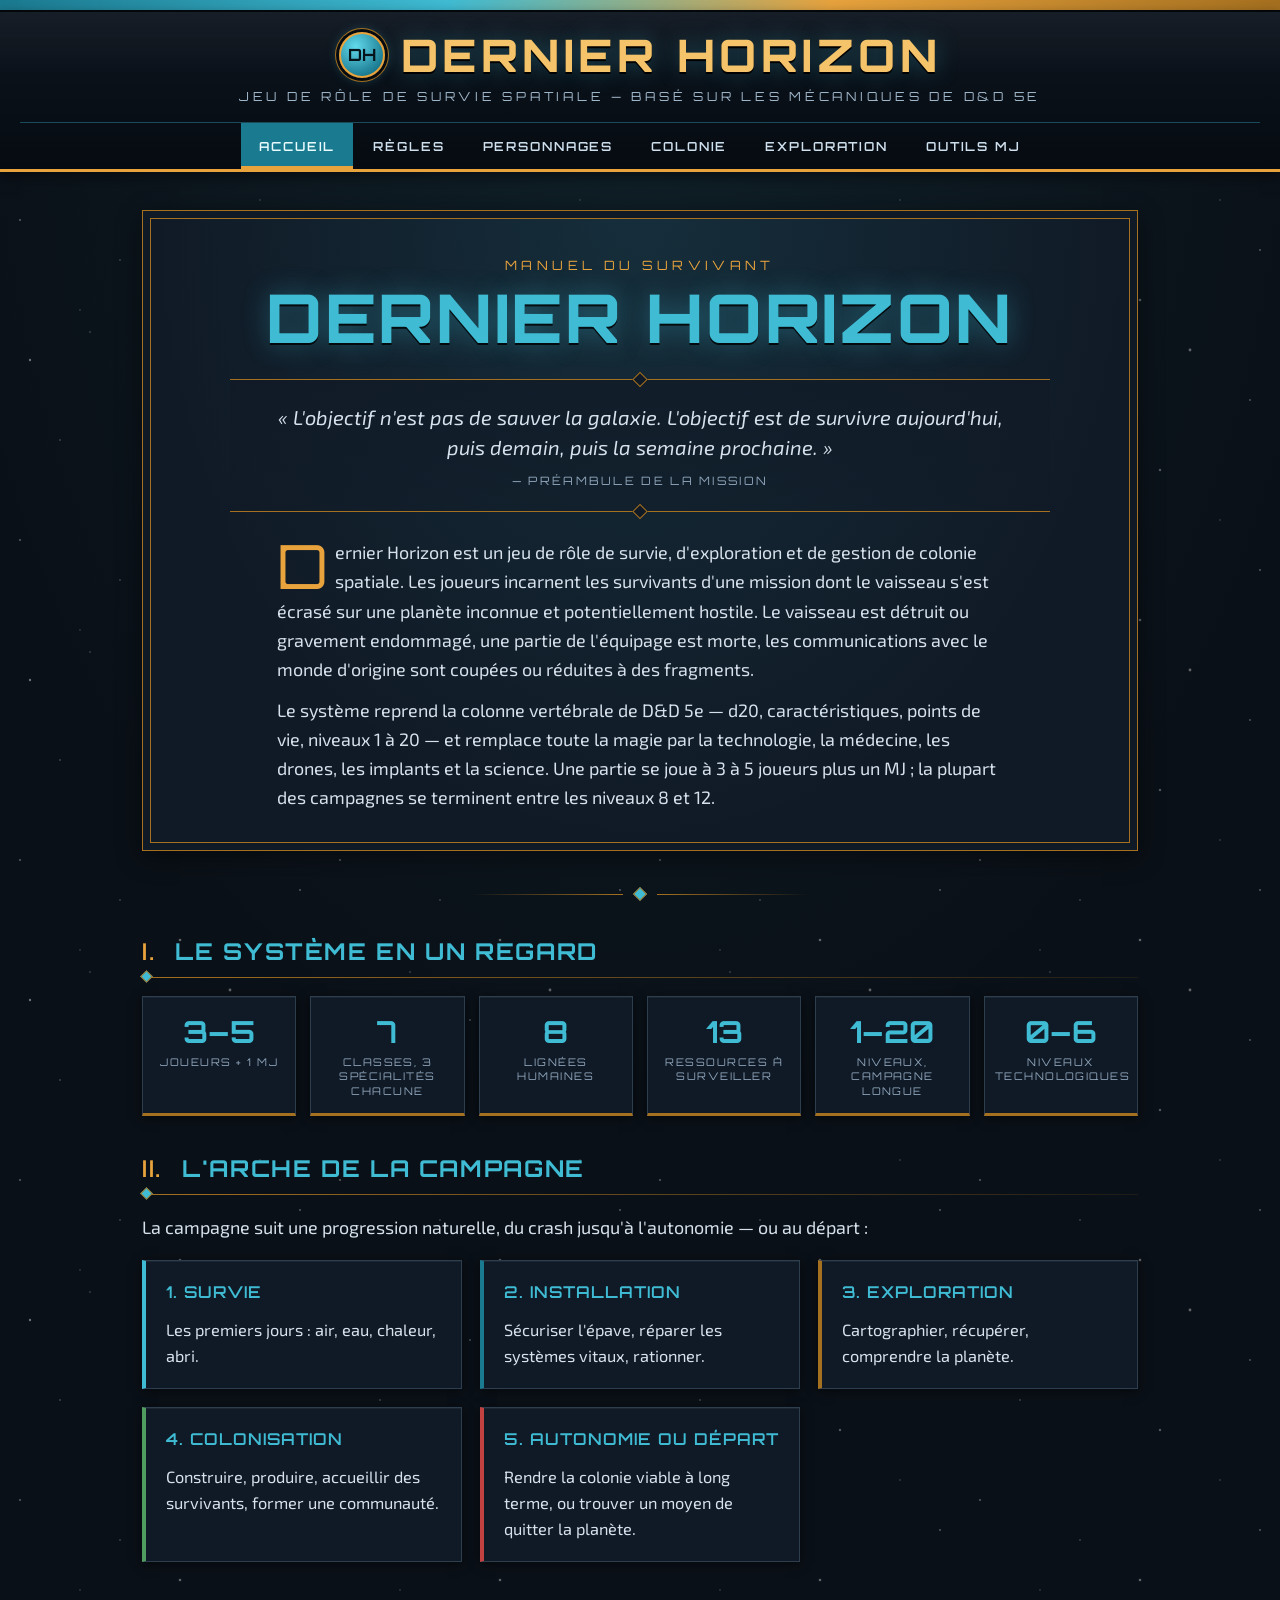
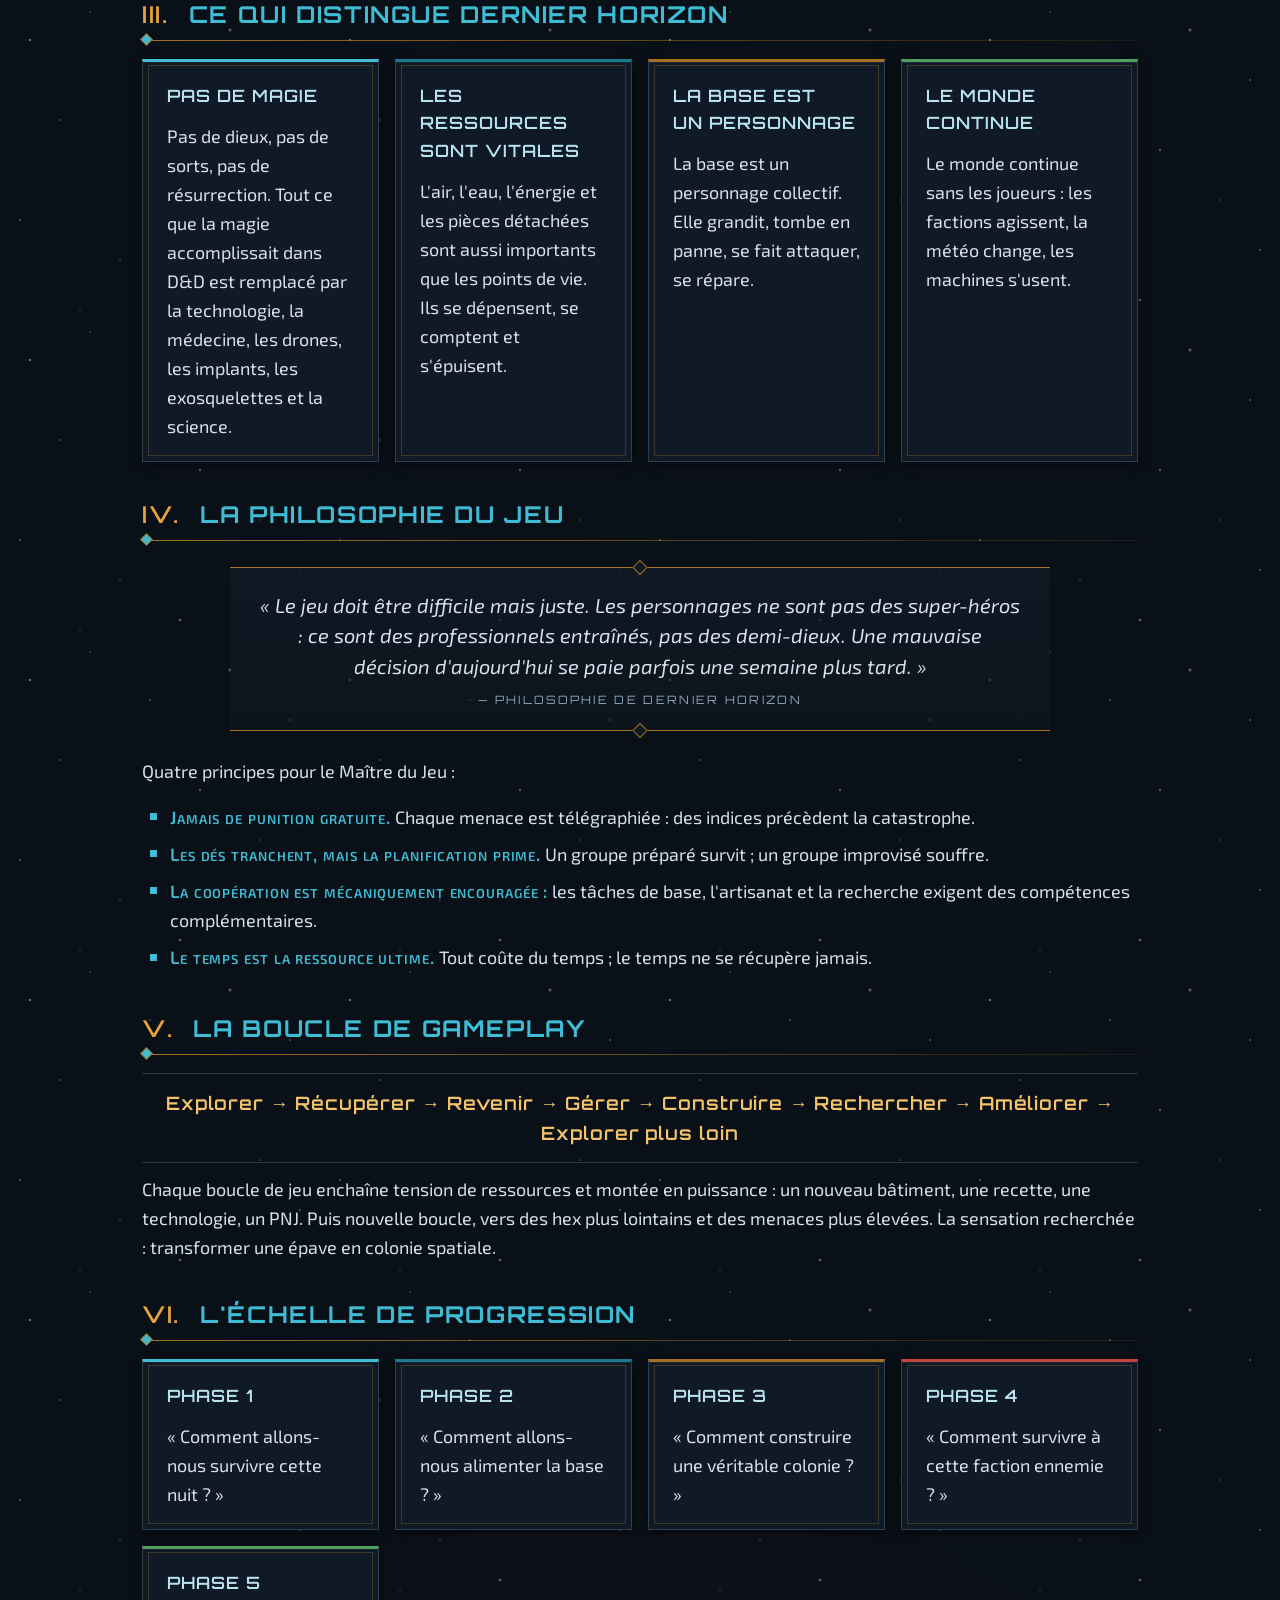
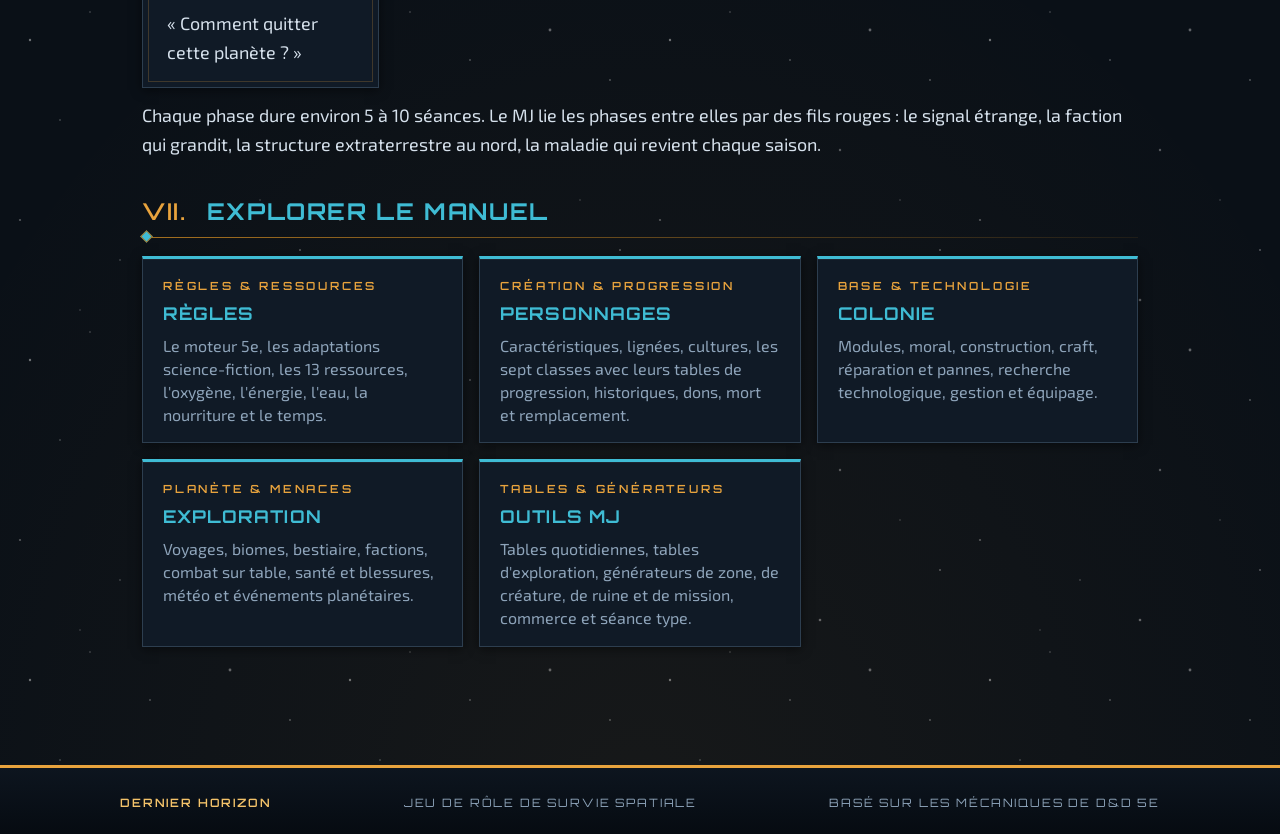
<file: index.html>
<!DOCTYPE html>
<html lang="fr">
<head>
    <meta charset="UTF-8">
    <meta name="viewport" content="width=device-width, initial-scale=1.0">
    <meta name="description" content="DERNIER HORIZON — jeu de rôle de survie, exploration et gestion de colonie spatiale basé sur les mécaniques de D&D 5e : règles, personnages, colonie, exploration et outils du Maître du Jeu.">
    <title>DERNIER HORIZON — Survie spatiale basée sur D&D 5e</title>
    <link rel="stylesheet" href="style.css">
    <link rel="icon" type="image/png" href="./favicon.png">
</head>
<body>
    <a class="skip" href="#contenu">Aller au contenu</a>

    <div class="bandeau-haut"></div>

    <header class="site">
        <div class="titre-site">
            <span class="sigille">DH</span>
            <h1>Dernier Horizon</h1>
        </div>
        <div class="sous-titre">Jeu de rôle de survie spatiale — Basé sur les mécaniques de D&D 5e</div>
        <nav class="menu-principal">
            <ul>
                <li><a href="index.html" class="actif">Accueil</a></li>
                <li><a href="regles.html">Règles</a></li>
                <li><a href="personnages.html">Personnages</a></li>
                <li><a href="colonie.html">Colonie</a></li>
                <li><a href="exploration.html">Exploration</a></li>
                <li><a href="mj.html">Outils MJ</a></li>
            </ul>
        </nav>
    </header>

    <main id="contenu">
        <section class="heros">
            <div class="accroche">Manuel du survivant</div>
            <h2>Dernier Horizon</h2>
            <div class="citation">
                « L'objectif n'est pas de sauver la galaxie. L'objectif est de survivre aujourd'hui, puis demain, puis la semaine prochaine. »
                <span class="attribution">— Préambule de la mission</span>
            </div>
            <div class="texte">
                <p>Dernier Horizon est un jeu de rôle de survie, d'exploration et de gestion de colonie spatiale. Les joueurs incarnent les survivants d'une mission dont le vaisseau s'est écrasé sur une planète inconnue et potentiellement hostile. Le vaisseau est détruit ou gravement endommagé, une partie de l'équipage est morte, les communications avec le monde d'origine sont coupées ou réduites à des fragments.</p>
                <p>Le système reprend la colonne vertébrale de D&D 5e — d20, caractéristiques, points de vie, niveaux 1 à 20 — et remplace toute la magie par la technologie, la médecine, les drones, les implants et la science. Une partie se joue à 3 à 5 joueurs plus un MJ ; la plupart des campagnes se terminent entre les niveaux 8 et 12.</p>
            </div>
        </section>

        <div class="ornement"><span></span></div>

        <section>
            <h2><span class="num">I.</span> Le système en un regard</h2>
            <div class="chiffres">
                <div class="chiffre">
                    <span class="valeur">3–5</span>
                    <span class="legende">joueurs + 1 MJ</span>
                </div>
                <div class="chiffre">
                    <span class="valeur">7</span>
                    <span class="legende">classes, 3 spécialités chacune</span>
                </div>
                <div class="chiffre">
                    <span class="valeur">8</span>
                    <span class="legende">lignées humaines</span>
                </div>
                <div class="chiffre">
                    <span class="valeur">13</span>
                    <span class="legende">ressources à surveiller</span>
                </div>
                <div class="chiffre">
                    <span class="valeur">1–20</span>
                    <span class="legende">niveaux, campagne longue</span>
                </div>
                <div class="chiffre">
                    <span class="valeur">0–6</span>
                    <span class="legende">niveaux technologiques</span>
                </div>
            </div>
        </section>

        <section>
            <h2><span class="num">II.</span> L'arche de la campagne</h2>
            <p>La campagne suit une progression naturelle, du crash jusqu'à l'autonomie — ou au départ :</p>
            <div class="grille">
                <div class="carte">
                    <h3>1. Survie</h3>
                    <p>Les premiers jours : air, eau, chaleur, abri.</p>
                </div>
                <div class="carte o2">
                    <h3>2. Installation</h3>
                    <p>Sécuriser l'épave, réparer les systèmes vitaux, rationner.</p>
                </div>
                <div class="carte tech">
                    <h3>3. Exploration</h3>
                    <p>Cartographier, récupérer, comprendre la planète.</p>
                </div>
                <div class="carte bio">
                    <h3>4. Colonisation</h3>
                    <p>Construire, produire, accueillir des survivants, former une communauté.</p>
                </div>
                <div class="carte danger">
                    <h3>5. Autonomie ou départ</h3>
                    <p>Rendre la colonie viable à long terme, ou trouver un moyen de quitter la planète.</p>
                </div>
            </div>
        </section>

        <section>
            <h2><span class="num">III.</span> Ce qui distingue Dernier Horizon</h2>
            <div class="colonnes">
                <div class="panier">
                    <h3>Pas de magie</h3>
                    <p>Pas de dieux, pas de sorts, pas de résurrection. Tout ce que la magie accomplissait dans D&D est remplacé par la technologie, la médecine, les drones, les implants, les exosquelettes et la science.</p>
                </div>
                <div class="panier eau">
                    <h3>Les ressources sont vitales</h3>
                    <p>L'air, l'eau, l'énergie et les pièces détachées sont aussi importants que les points de vie. Ils se dépensent, se comptent et s'épuisent.</p>
                </div>
                <div class="panier energie">
                    <h3>La base est un personnage</h3>
                    <p>La base est un personnage collectif. Elle grandit, tombe en panne, se fait attaquer, se répare.</p>
                </div>
                <div class="panier bio">
                    <h3>Le monde continue</h3>
                    <p>Le monde continue sans les joueurs : les factions agissent, la météo change, les machines s'usent.</p>
                </div>
            </div>
        </section>

        <section>
            <h2><span class="num">IV.</span> La philosophie du jeu</h2>
            <div class="citation">
                « Le jeu doit être difficile mais juste. Les personnages ne sont pas des super-héros : ce sont des professionnels entraînés, pas des demi-dieux. Une mauvaise décision d'aujourd'hui se paie parfois une semaine plus tard. »
                <span class="attribution">— Philosophie de Dernier Horizon</span>
            </div>
            <p>Quatre principes pour le Maître du Jeu :</p>
            <ul class="puces">
                <li><span class="nom">Jamais de punition gratuite.</span> Chaque menace est télégraphiée : des indices précèdent la catastrophe.</li>
                <li><span class="nom">Les dés tranchent, mais la planification prime.</span> Un groupe préparé survit ; un groupe improvisé souffre.</li>
                <li><span class="nom">La coopération est mécaniquement encouragée :</span> les tâches de base, l'artisanat et la recherche exigent des compétences complémentaires.</li>
                <li><span class="nom">Le temps est la ressource ultime.</span> Tout coûte du temps ; le temps ne se récupère jamais.</li>
            </ul>
        </section>

        <section>
            <h2><span class="num">V.</span> La boucle de gameplay</h2>
            <div class="formule">Explorer → Récupérer → Revenir → Gérer → Construire → Rechercher → Améliorer → Explorer plus loin</div>
            <p>Chaque boucle de jeu enchaîne tension de ressources et montée en puissance : un nouveau bâtiment, une recette, une technologie, un PNJ. Puis nouvelle boucle, vers des hex plus lointains et des menaces plus élevées. La sensation recherchée : transformer une épave en colonie spatiale.</p>
        </section>

        <section>
            <h2><span class="num">VI.</span> L'échelle de progression</h2>
            <div class="colonnes">
                <div class="panier">
                    <h3>Phase 1</h3>
                    <p>« Comment allons-nous survivre cette nuit ? »</p>
                </div>
                <div class="panier eau">
                    <h3>Phase 2</h3>
                    <p>« Comment allons-nous alimenter la base ? »</p>
                </div>
                <div class="panier energie">
                    <h3>Phase 3</h3>
                    <p>« Comment construire une véritable colonie ? »</p>
                </div>
                <div class="panier alerte">
                    <h3>Phase 4</h3>
                    <p>« Comment survivre à cette faction ennemie ? »</p>
                </div>
                <div class="panier bio">
                    <h3>Phase 5</h3>
                    <p>« Comment quitter cette planète ? »</p>
                </div>
            </div>
            <p>Chaque phase dure environ 5 à 10 séances. Le MJ lie les phases entre elles par des fils rouges : le signal étrange, la faction qui grandit, la structure extraterrestre au nord, la maladie qui revient chaque saison.</p>
        </section>

        <section>
            <h2><span class="num">VII.</span> Explorer le manuel</h2>
            <div class="grille-nav">
                <a href="regles.html">
                    <span class="num-partie">Règles & ressources</span>
                    <span class="nom-partie">Règles</span>
                    <span class="desc-partie">Le moteur 5e, les adaptations science-fiction, les 13 ressources, l'oxygène, l'énergie, l'eau, la nourriture et le temps.</span>
                </a>
                <a href="personnages.html">
                    <span class="num-partie">Création & progression</span>
                    <span class="nom-partie">Personnages</span>
                    <span class="desc-partie">Caractéristiques, lignées, cultures, les sept classes avec leurs tables de progression, historiques, dons, mort et remplacement.</span>
                </a>
                <a href="colonie.html">
                    <span class="num-partie">Base & technologie</span>
                    <span class="nom-partie">Colonie</span>
                    <span class="desc-partie">Modules, moral, construction, craft, réparation et pannes, recherche technologique, gestion et équipage.</span>
                </a>
                <a href="exploration.html">
                    <span class="num-partie">Planète & menaces</span>
                    <span class="nom-partie">Exploration</span>
                    <span class="desc-partie">Voyages, biomes, bestiaire, factions, combat sur table, santé et blessures, météo et événements planétaires.</span>
                </a>
                <a href="mj.html">
                    <span class="num-partie">Tables & générateurs</span>
                    <span class="nom-partie">Outils MJ</span>
                    <span class="desc-partie">Tables quotidiennes, tables d'exploration, générateurs de zone, de créature, de ruine et de mission, commerce et séance type.</span>
                </a>
            </div>
        </section>
    </main>

    <footer class="site">
        <div class="pied">
            <span class="sceau">Dernier Horizon</span>
            <span>Jeu de rôle de survie spatiale</span>
            <span>Basé sur les mécaniques de D&D 5e</span>
        </div>
    </footer>
</body>
</html>
</file>
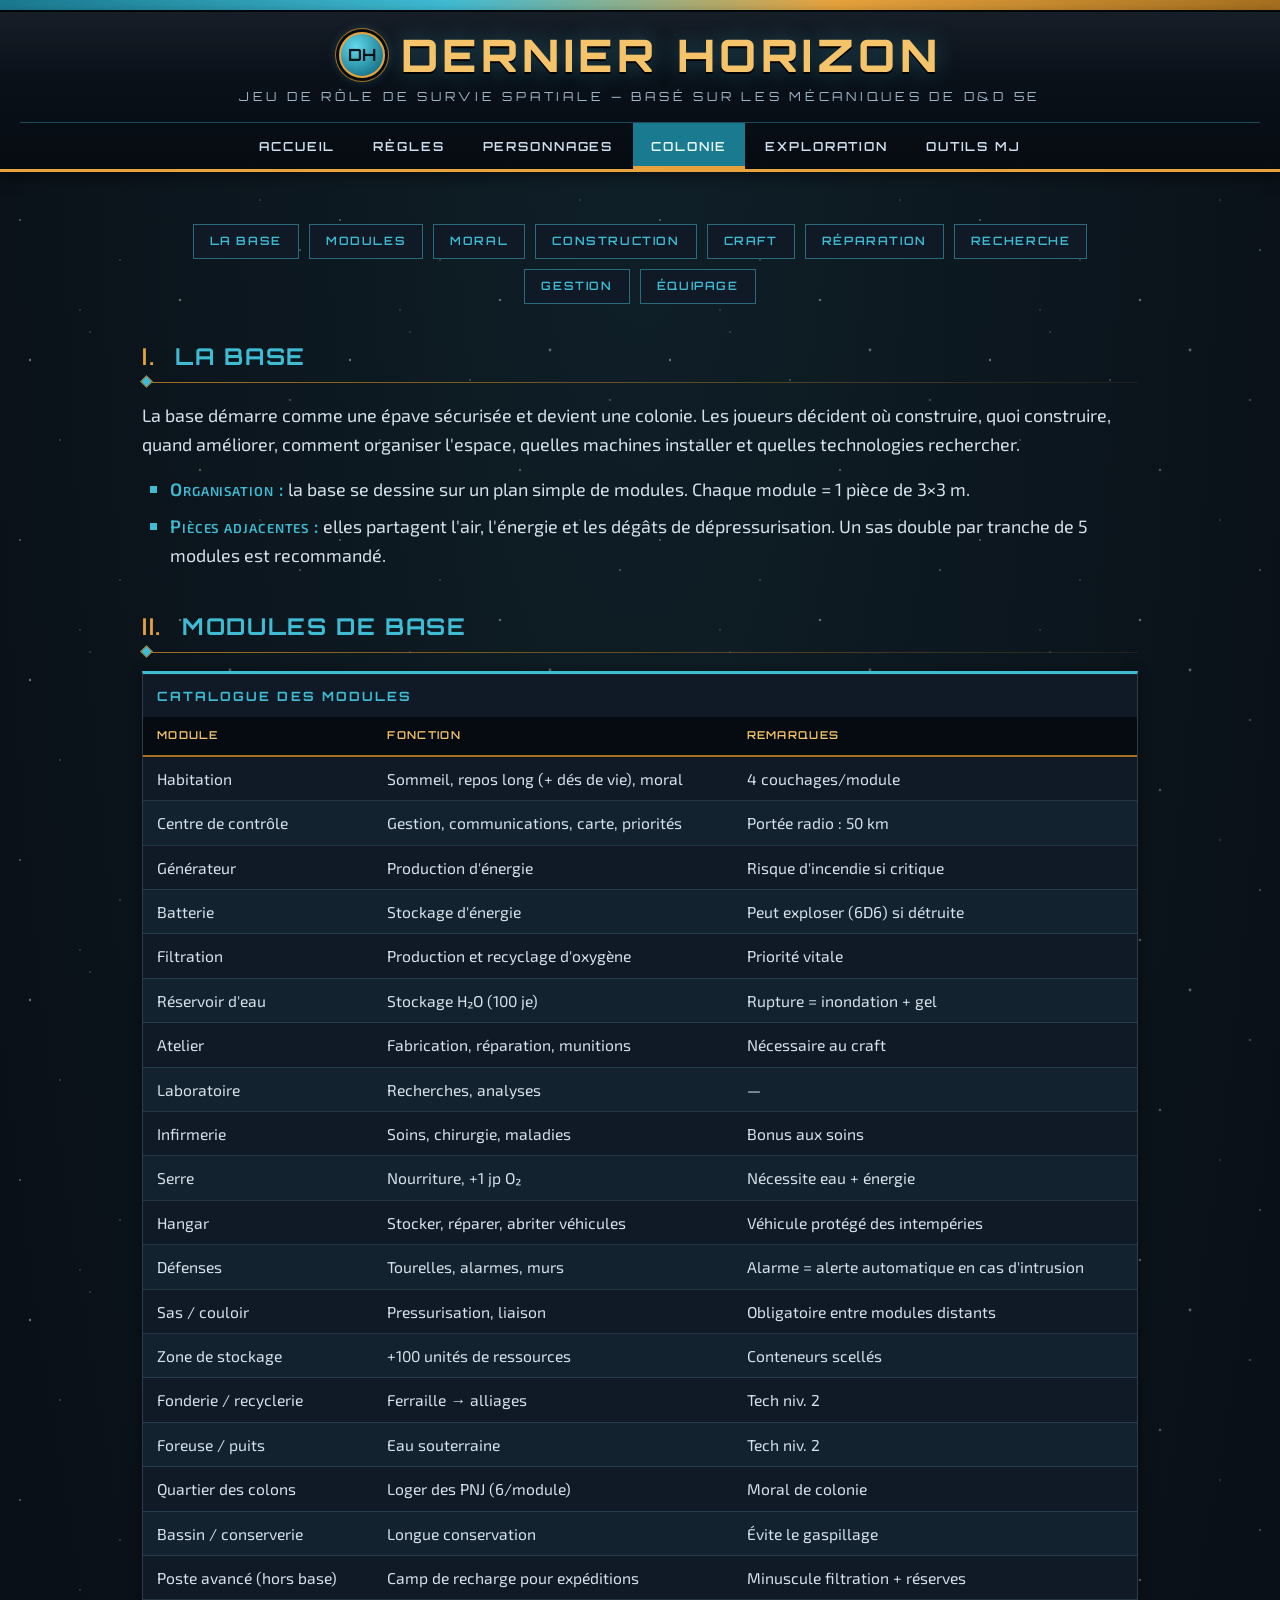
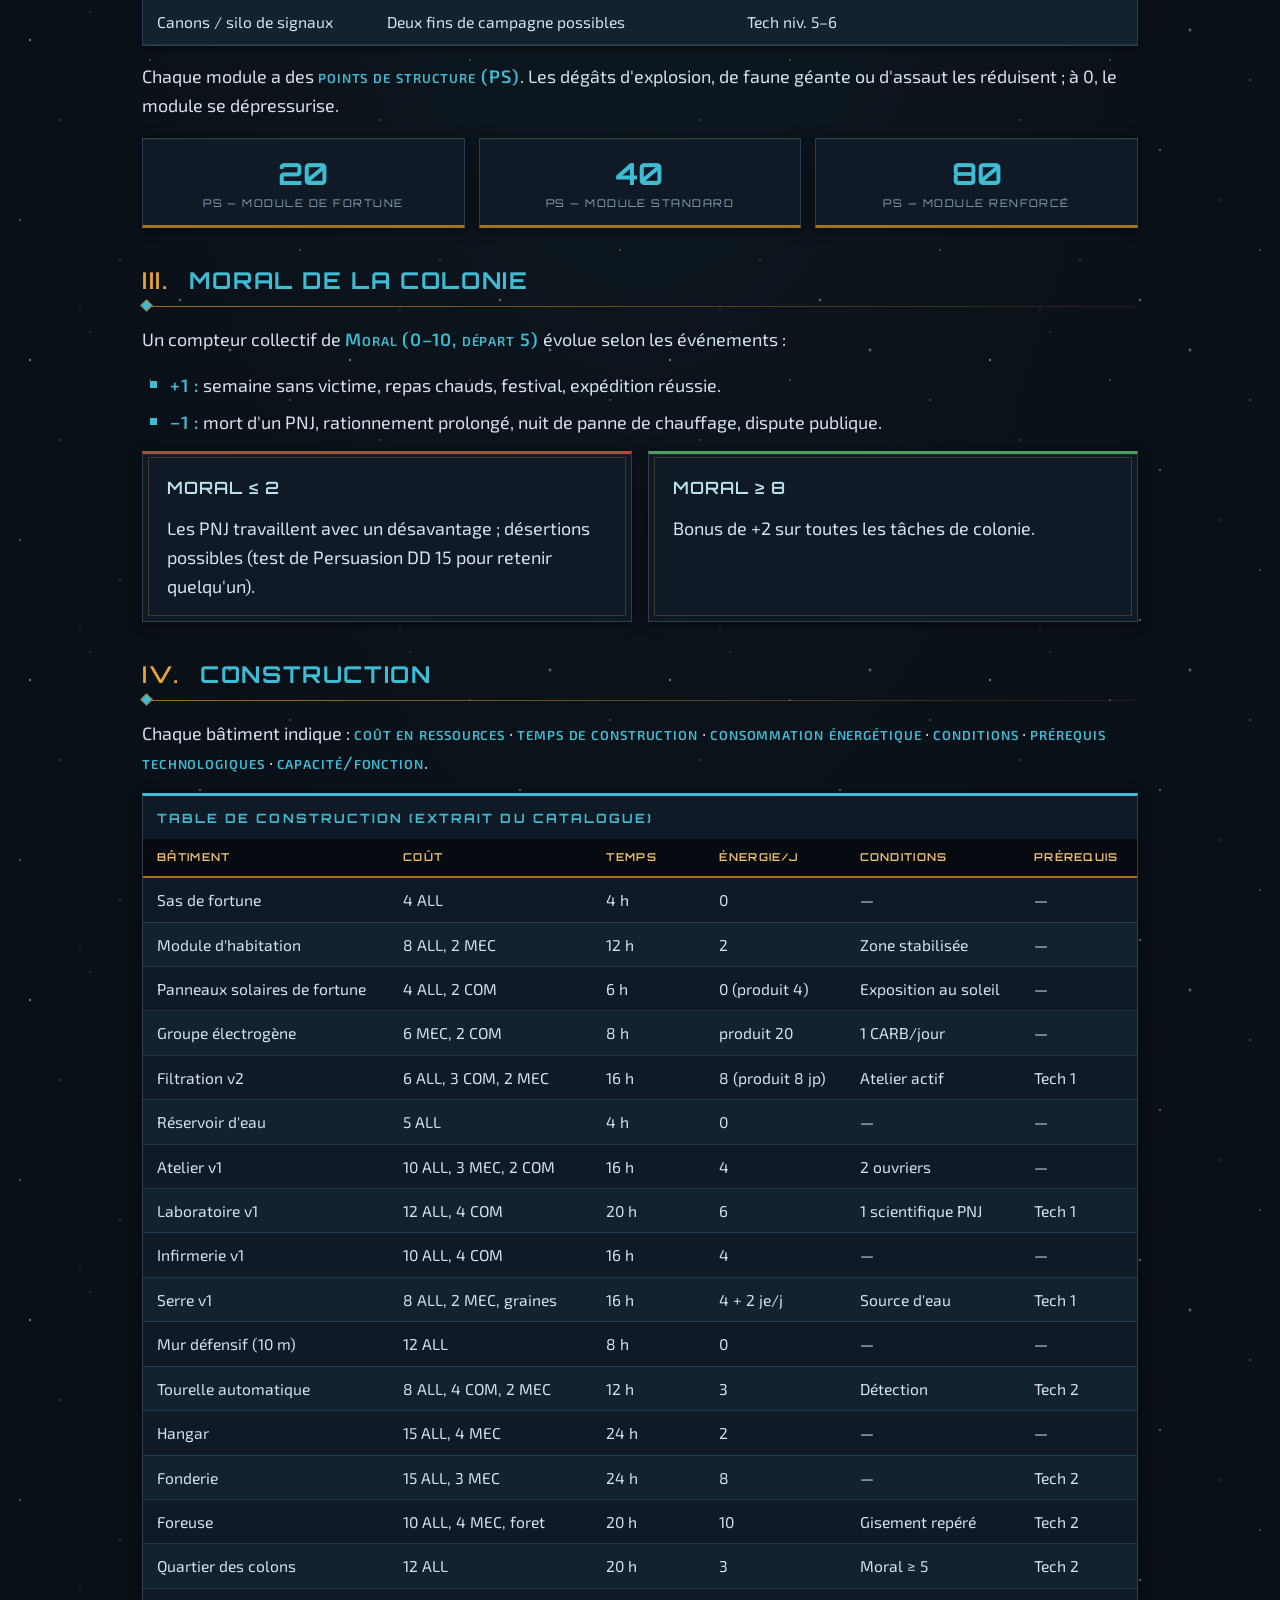
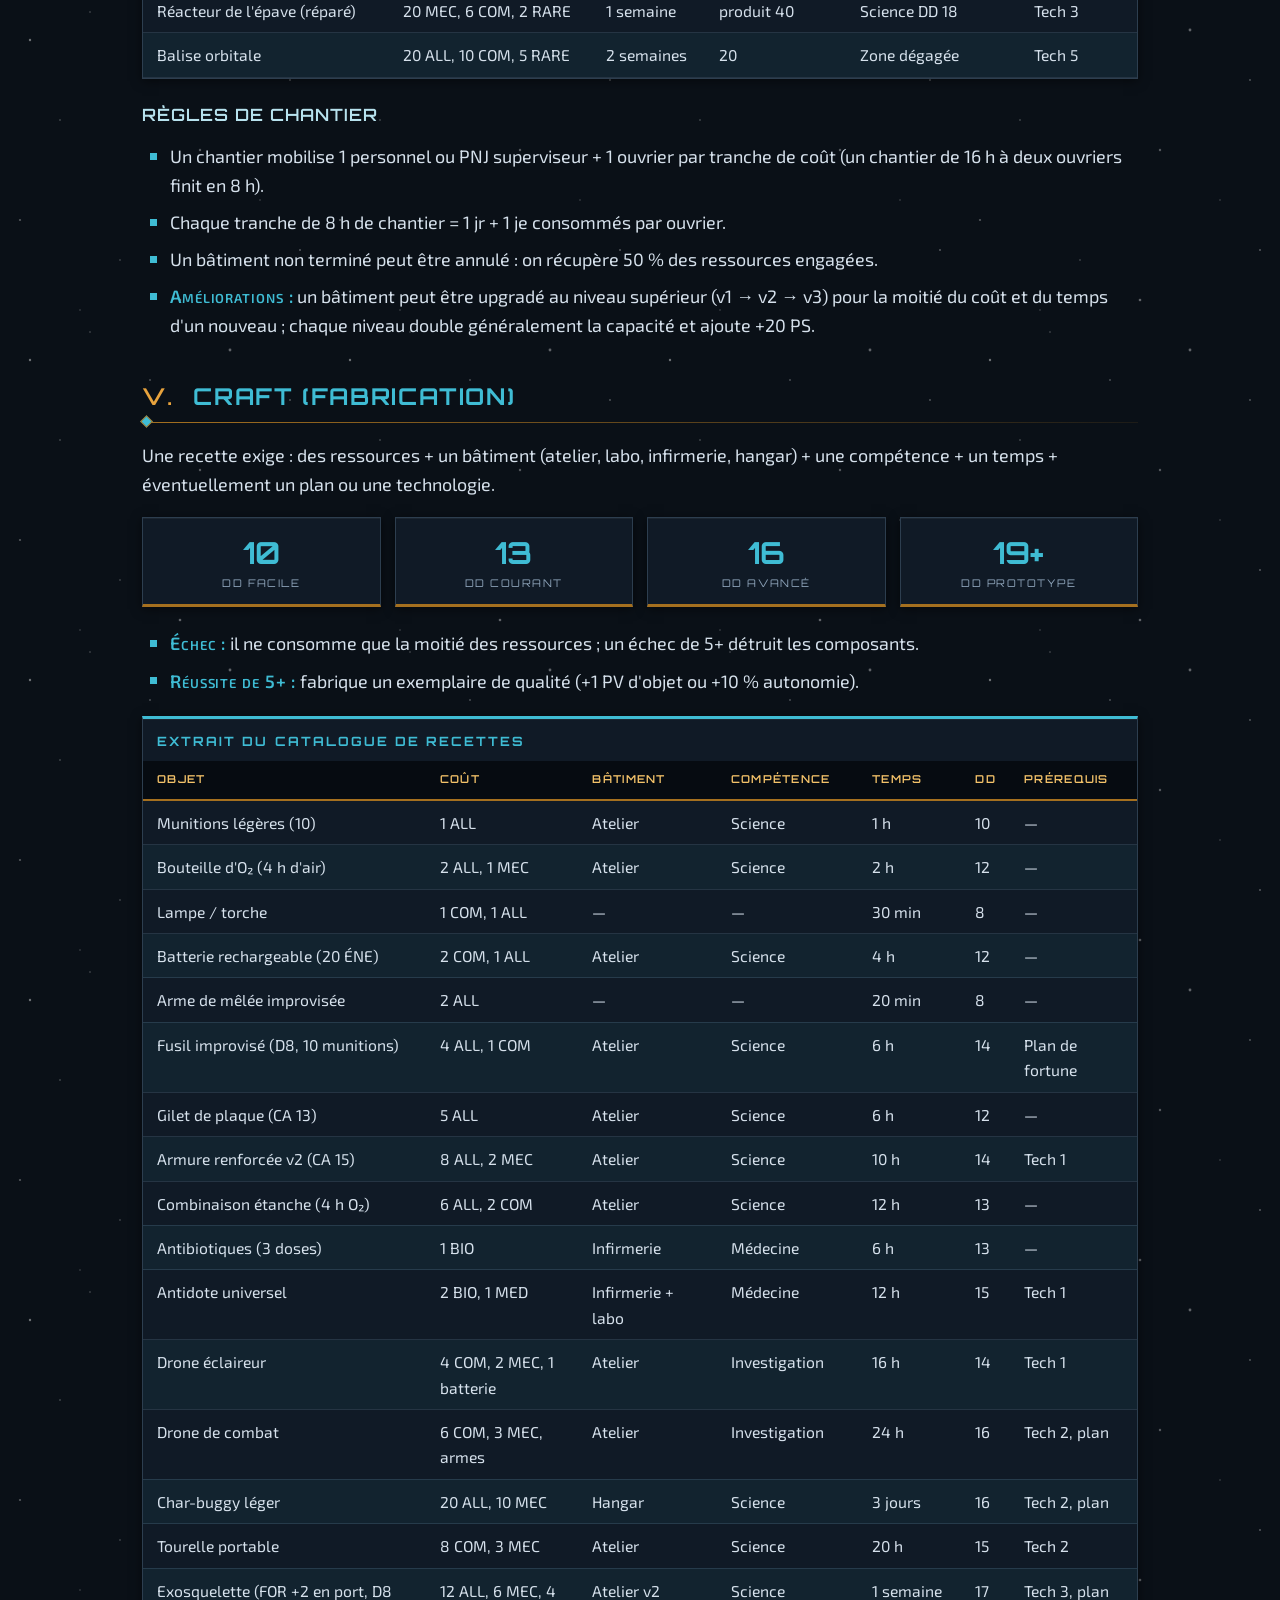
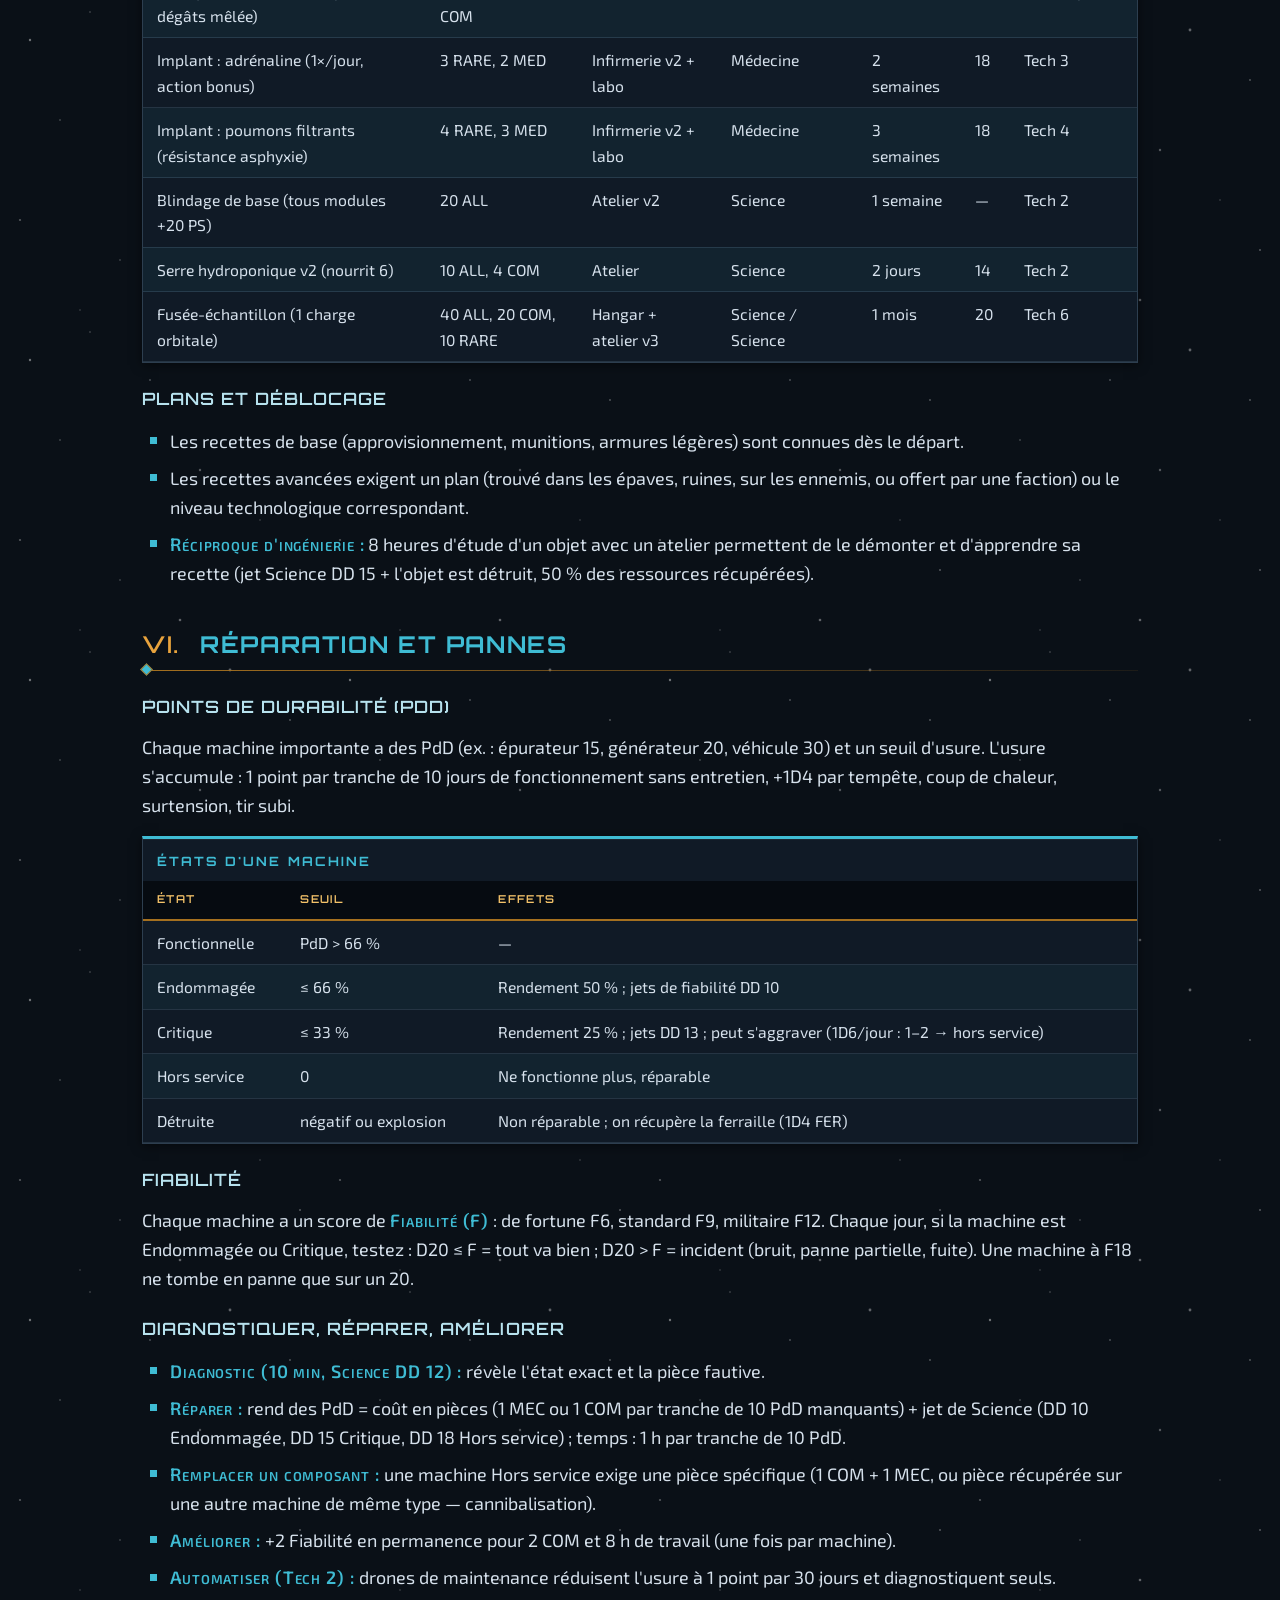
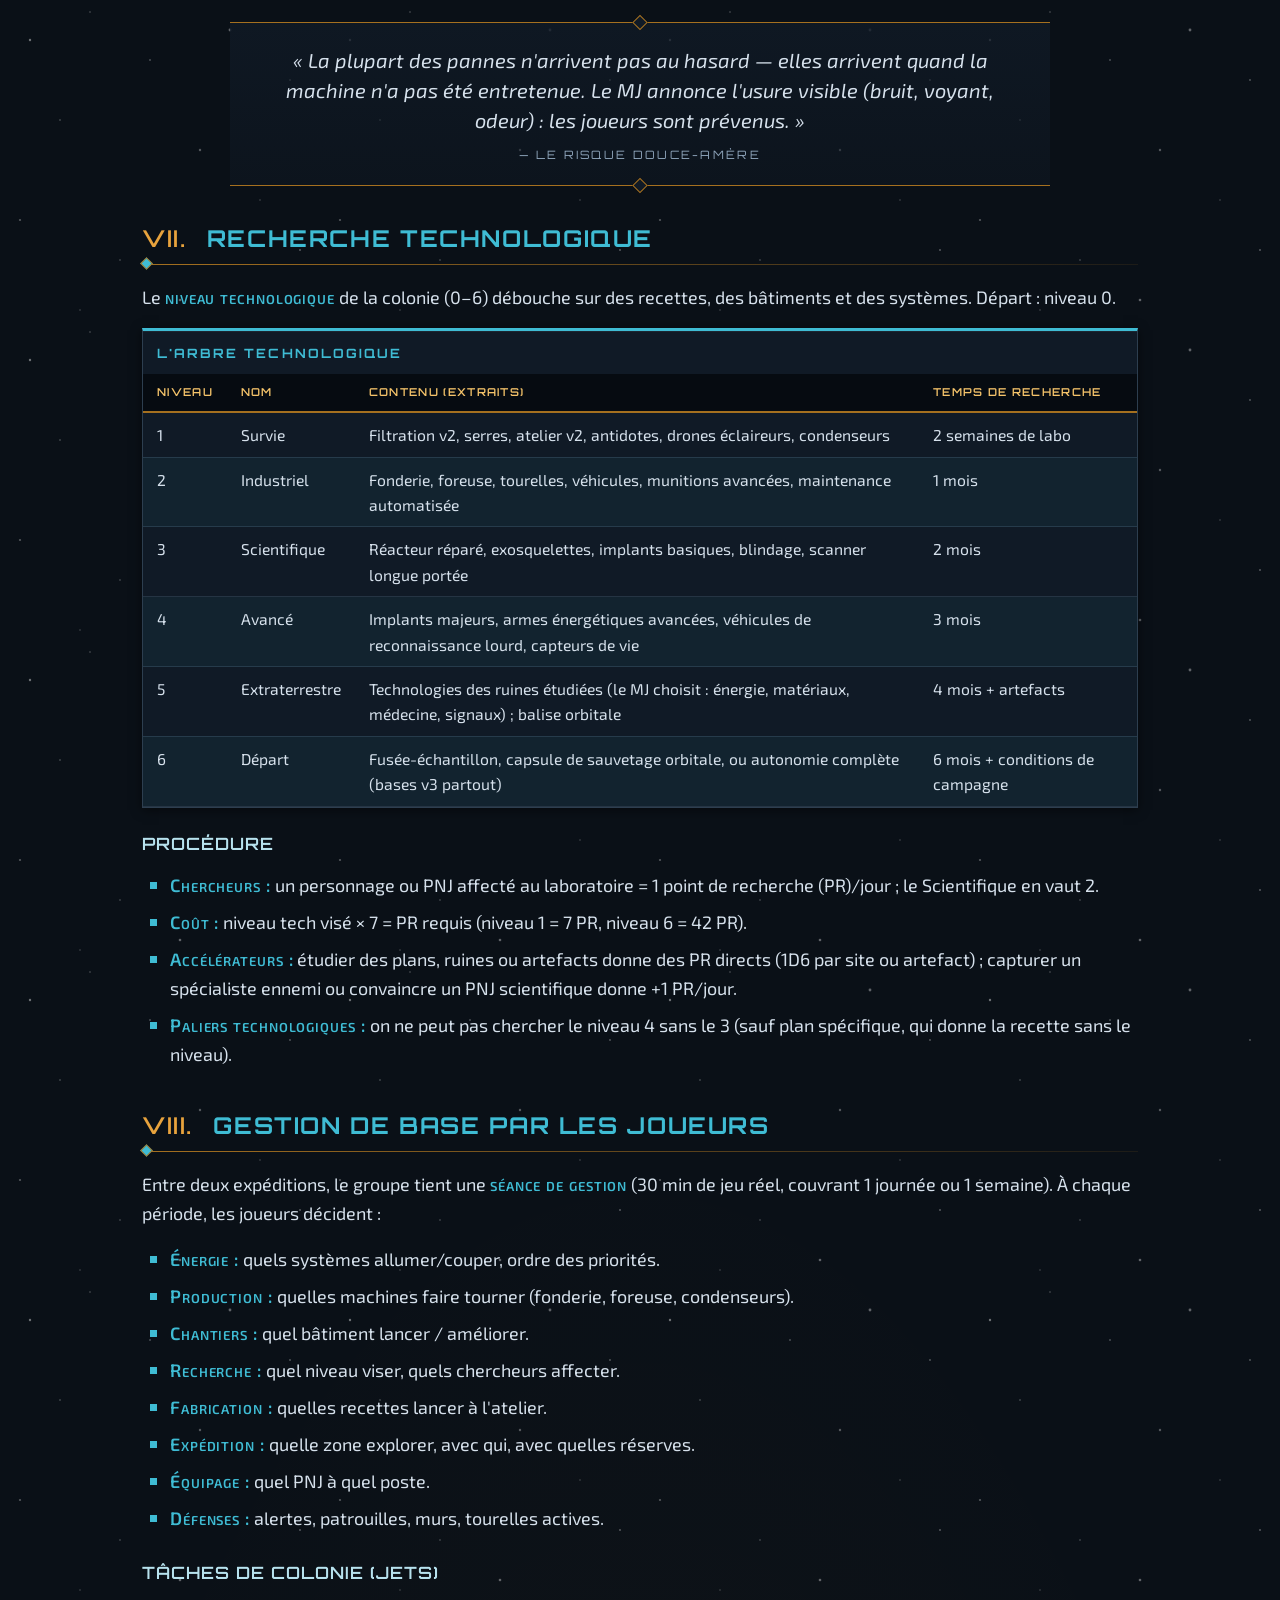
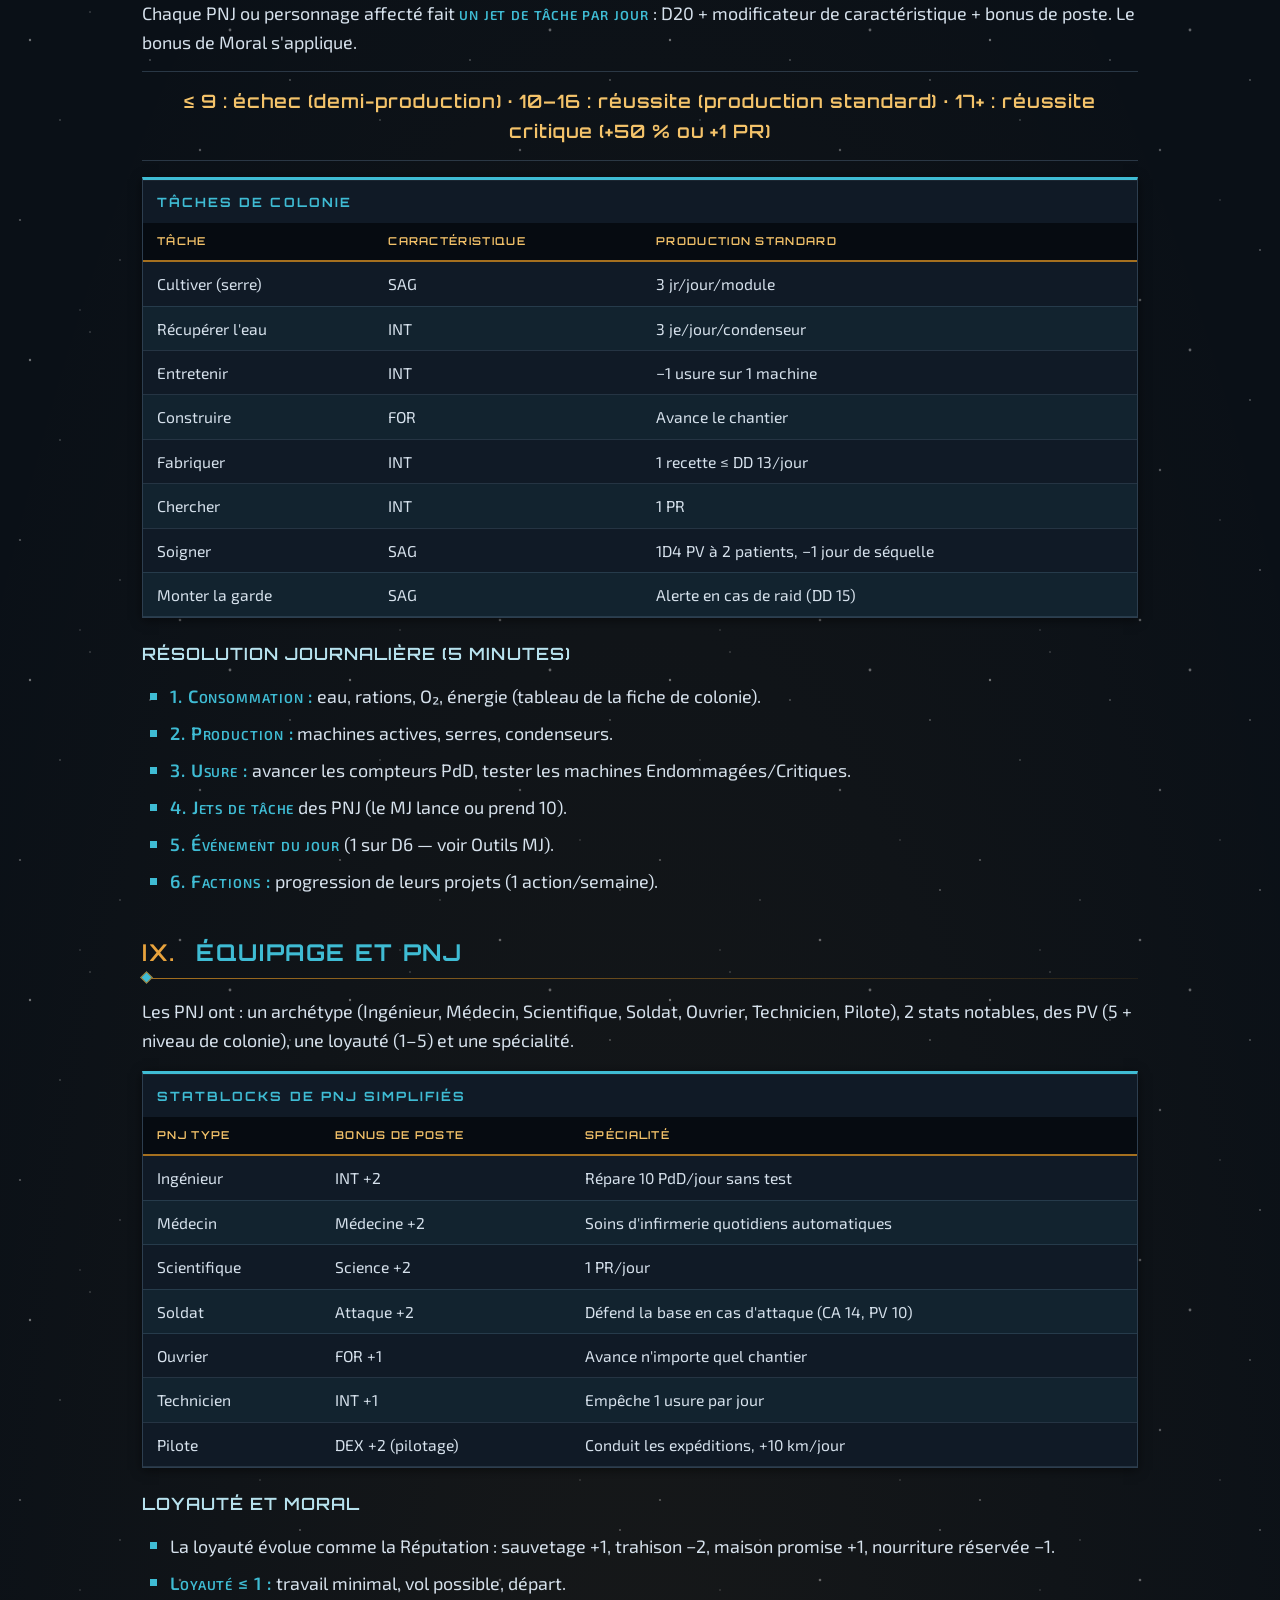
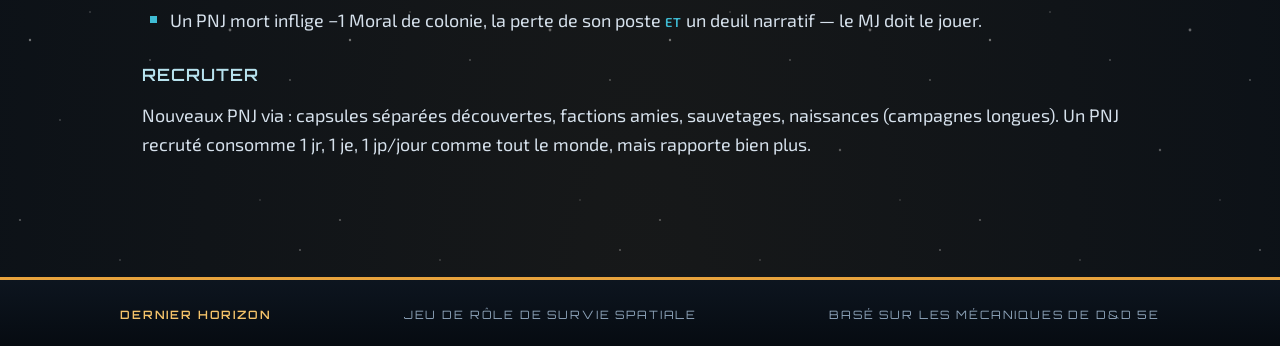
<file: colonie.html>
<!DOCTYPE html>
<html lang="fr">
<head>
    <meta charset="UTF-8">
    <meta name="viewport" content="width=device-width, initial-scale=1.0">
    <meta name="description" content="DERNIER HORIZON — la colonie : modules, points de structure, moral, construction, craft, réparation et pannes, recherche technologique, gestion de base et équipage PNJ.">
    <title>DERNIER HORIZON — La Colonie</title>
    <link rel="stylesheet" href="style.css">
    <link rel="icon" type="image/png" href="./favicon.png">
</head>
<body>
    <a class="skip" href="#contenu">Aller au contenu</a>

    <div class="bandeau-haut"></div>

    <header class="site">
        <div class="titre-site">
            <span class="sigille">DH</span>
            <h1>Dernier Horizon</h1>
        </div>
        <div class="sous-titre">Jeu de rôle de survie spatiale — Basé sur les mécaniques de D&D 5e</div>
        <nav class="menu-principal">
            <ul>
                <li><a href="index.html">Accueil</a></li>
                <li><a href="regles.html">Règles</a></li>
                <li><a href="personnages.html">Personnages</a></li>
                <li><a href="colonie.html" class="actif">Colonie</a></li>
                <li><a href="exploration.html">Exploration</a></li>
                <li><a href="mj.html">Outils MJ</a></li>
            </ul>
        </nav>
    </header>

    <main id="contenu">
        <ul class="ancres">
            <li><a href="#base">La base</a></li>
            <li><a href="#modules">Modules</a></li>
            <li><a href="#moral">Moral</a></li>
            <li><a href="#construction">Construction</a></li>
            <li><a href="#craft">Craft</a></li>
            <li><a href="#reparation">Réparation</a></li>
            <li><a href="#recherche">Recherche</a></li>
            <li><a href="#gestion">Gestion</a></li>
            <li><a href="#equipage">Équipage</a></li>
        </ul>

        <section id="base">
            <h2><span class="num">I.</span> La base</h2>
            <p>La base démarre comme une épave sécurisée et devient une colonie. Les joueurs décident où construire, quoi construire, quand améliorer, comment organiser l'espace, quelles machines installer et quelles technologies rechercher.</p>
            <ul class="puces">
                <li><span class="nom">Organisation :</span> la base se dessine sur un plan simple de modules. Chaque module = 1 pièce de 3×3 m.</li>
                <li><span class="nom">Pièces adjacentes :</span> elles partagent l'air, l'énergie et les dégâts de dépressurisation. Un sas double par tranche de 5 modules est recommandé.</li>
            </ul>
        </section>

        <section id="modules">
            <h2><span class="num">II.</span> Modules de base</h2>
            <div class="tableau-wrap">
                <table class="tableau large">
                    <caption>Catalogue des modules</caption>
                    <thead>
                        <tr><th>Module</th><th>Fonction</th><th>Remarques</th></tr>
                    </thead>
                    <tbody>
                        <tr><td>Habitation</td><td>Sommeil, repos long (+ dés de vie), moral</td><td>4 couchages/module</td></tr>
                        <tr><td>Centre de contrôle</td><td>Gestion, communications, carte, priorités</td><td>Portée radio : 50 km</td></tr>
                        <tr><td>Générateur</td><td>Production d'énergie</td><td>Risque d'incendie si critique</td></tr>
                        <tr><td>Batterie</td><td>Stockage d'énergie</td><td>Peut exploser (6D6) si détruite</td></tr>
                        <tr><td>Filtration</td><td>Production et recyclage d'oxygène</td><td>Priorité vitale</td></tr>
                        <tr><td>Réservoir d'eau</td><td>Stockage H₂O (100 je)</td><td>Rupture = inondation + gel</td></tr>
                        <tr><td>Atelier</td><td>Fabrication, réparation, munitions</td><td>Nécessaire au craft</td></tr>
                        <tr><td>Laboratoire</td><td>Recherches, analyses</td><td>—</td></tr>
                        <tr><td>Infirmerie</td><td>Soins, chirurgie, maladies</td><td>Bonus aux soins</td></tr>
                        <tr><td>Serre</td><td>Nourriture, +1 jp O₂</td><td>Nécessite eau + énergie</td></tr>
                        <tr><td>Hangar</td><td>Stocker, réparer, abriter véhicules</td><td>Véhicule protégé des intempéries</td></tr>
                        <tr><td>Défenses</td><td>Tourelles, alarmes, murs</td><td>Alarme = alerte automatique en cas d'intrusion</td></tr>
                        <tr><td>Sas / couloir</td><td>Pressurisation, liaison</td><td>Obligatoire entre modules distants</td></tr>
                        <tr><td>Zone de stockage</td><td>+100 unités de ressources</td><td>Conteneurs scellés</td></tr>
                        <tr><td>Fonderie / recyclerie</td><td>Ferraille → alliages</td><td>Tech niv. 2</td></tr>
                        <tr><td>Foreuse / puits</td><td>Eau souterraine</td><td>Tech niv. 2</td></tr>
                        <tr><td>Quartier des colons</td><td>Loger des PNJ (6/module)</td><td>Moral de colonie</td></tr>
                        <tr><td>Bassin / conserverie</td><td>Longue conservation</td><td>Évite le gaspillage</td></tr>
                        <tr><td>Poste avancé (hors base)</td><td>Camp de recharge pour expéditions</td><td>Minuscule filtration + réserves</td></tr>
                        <tr><td>Canons / silo de signaux</td><td>Deux fins de campagne possibles</td><td>Tech niv. 5–6</td></tr>
                    </tbody>
                </table>
            </div>
            <p>Chaque module a des <span class="nom">points de structure (PS)</span>. Les dégâts d'explosion, de faune géante ou d'assaut les réduisent ; à 0, le module se dépressurise.</p>
            <div class="chiffres">
                <div class="chiffre">
                    <span class="valeur">20</span>
                    <span class="legende">PS — module de fortune</span>
                </div>
                <div class="chiffre">
                    <span class="valeur">40</span>
                    <span class="legende">PS — module standard</span>
                </div>
                <div class="chiffre">
                    <span class="valeur">80</span>
                    <span class="legende">PS — module renforcé</span>
                </div>
            </div>
        </section>

        <section id="moral">
            <h2><span class="num">III.</span> Moral de la colonie</h2>
            <p>Un compteur collectif de <span class="nom">Moral (0–10, départ 5)</span> évolue selon les événements :</p>
            <ul class="puces">
                <li><span class="nom">+1 :</span> semaine sans victime, repas chauds, festival, expédition réussie.</li>
                <li><span class="nom">−1 :</span> mort d'un PNJ, rationnement prolongé, nuit de panne de chauffage, dispute publique.</li>
            </ul>
            <div class="colonnes">
                <div class="panier alerte">
                    <h3>Moral ≤ 2</h3>
                    <p>Les PNJ travaillent avec un désavantage ; désertions possibles (test de Persuasion DD 15 pour retenir quelqu'un).</p>
                </div>
                <div class="panier bio">
                    <h3>Moral ≥ 8</h3>
                    <p>Bonus de +2 sur toutes les tâches de colonie.</p>
                </div>
            </div>
        </section>

        <section id="construction">
            <h2><span class="num">IV.</span> Construction</h2>
            <p>Chaque bâtiment indique : <span class="nom">coût en ressources</span> · <span class="nom">temps de construction</span> · <span class="nom">consommation énergétique</span> · <span class="nom">conditions</span> · <span class="nom">prérequis technologiques</span> · <span class="nom">capacité/fonction</span>.</p>
            <div class="tableau-wrap">
                <table class="tableau large">
                    <caption>Table de construction (extrait du catalogue)</caption>
                    <thead>
                        <tr><th>Bâtiment</th><th>Coût</th><th>Temps</th><th>Énergie/j</th><th>Conditions</th><th>Prérequis</th></tr>
                    </thead>
                    <tbody>
                        <tr><td>Sas de fortune</td><td>4 ALL</td><td>4 h</td><td>0</td><td>—</td><td>—</td></tr>
                        <tr><td>Module d'habitation</td><td>8 ALL, 2 MEC</td><td>12 h</td><td>2</td><td>Zone stabilisée</td><td>—</td></tr>
                        <tr><td>Panneaux solaires de fortune</td><td>4 ALL, 2 COM</td><td>6 h</td><td>0 (produit 4)</td><td>Exposition au soleil</td><td>—</td></tr>
                        <tr><td>Groupe électrogène</td><td>6 MEC, 2 COM</td><td>8 h</td><td>produit 20</td><td>1 CARB/jour</td><td>—</td></tr>
                        <tr><td>Filtration v2</td><td>6 ALL, 3 COM, 2 MEC</td><td>16 h</td><td>8 (produit 8 jp)</td><td>Atelier actif</td><td>Tech 1</td></tr>
                        <tr><td>Réservoir d'eau</td><td>5 ALL</td><td>4 h</td><td>0</td><td>—</td><td>—</td></tr>
                        <tr><td>Atelier v1</td><td>10 ALL, 3 MEC, 2 COM</td><td>16 h</td><td>4</td><td>2 ouvriers</td><td>—</td></tr>
                        <tr><td>Laboratoire v1</td><td>12 ALL, 4 COM</td><td>20 h</td><td>6</td><td>1 scientifique PNJ</td><td>Tech 1</td></tr>
                        <tr><td>Infirmerie v1</td><td>10 ALL, 4 COM</td><td>16 h</td><td>4</td><td>—</td><td>—</td></tr>
                        <tr><td>Serre v1</td><td>8 ALL, 2 MEC, graines</td><td>16 h</td><td>4 + 2 je/j</td><td>Source d'eau</td><td>Tech 1</td></tr>
                        <tr><td>Mur défensif (10 m)</td><td>12 ALL</td><td>8 h</td><td>0</td><td>—</td><td>—</td></tr>
                        <tr><td>Tourelle automatique</td><td>8 ALL, 4 COM, 2 MEC</td><td>12 h</td><td>3</td><td>Détection</td><td>Tech 2</td></tr>
                        <tr><td>Hangar</td><td>15 ALL, 4 MEC</td><td>24 h</td><td>2</td><td>—</td><td>—</td></tr>
                        <tr><td>Fonderie</td><td>15 ALL, 3 MEC</td><td>24 h</td><td>8</td><td>—</td><td>Tech 2</td></tr>
                        <tr><td>Foreuse</td><td>10 ALL, 4 MEC, foret</td><td>20 h</td><td>10</td><td>Gisement repéré</td><td>Tech 2</td></tr>
                        <tr><td>Quartier des colons</td><td>12 ALL</td><td>20 h</td><td>3</td><td>Moral ≥ 5</td><td>Tech 2</td></tr>
                        <tr><td>Réacteur de l'épave (réparé)</td><td>20 MEC, 6 COM, 2 RARE</td><td>1 semaine</td><td>produit 40</td><td>Science DD 18</td><td>Tech 3</td></tr>
                        <tr><td>Balise orbitale</td><td>20 ALL, 10 COM, 5 RARE</td><td>2 semaines</td><td>20</td><td>Zone dégagée</td><td>Tech 5</td></tr>
                    </tbody>
                </table>
            </div>
            <h3>Règles de chantier</h3>
            <ul class="puces">
                <li>Un chantier mobilise 1 personnel ou PNJ superviseur + 1 ouvrier par tranche de coût (un chantier de 16 h à deux ouvriers finit en 8 h).</li>
                <li>Chaque tranche de 8 h de chantier = 1 jr + 1 je consommés par ouvrier.</li>
                <li>Un bâtiment non terminé peut être annulé : on récupère 50 % des ressources engagées.</li>
                <li><span class="nom">Améliorations :</span> un bâtiment peut être upgradé au niveau supérieur (v1 → v2 → v3) pour la moitié du coût et du temps d'un nouveau ; chaque niveau double généralement la capacité et ajoute +20 PS.</li>
            </ul>
        </section>

        <section id="craft">
            <h2><span class="num">V.</span> Craft (fabrication)</h2>
            <p>Une recette exige : des ressources + un bâtiment (atelier, labo, infirmerie, hangar) + une compétence + un temps + éventuellement un plan ou une technologie.</p>
            <div class="chiffres">
                <div class="chiffre">
                    <span class="valeur">10</span>
                    <span class="legende">DD facile</span>
                </div>
                <div class="chiffre">
                    <span class="valeur">13</span>
                    <span class="legende">DD courant</span>
                </div>
                <div class="chiffre">
                    <span class="valeur">16</span>
                    <span class="legende">DD avancé</span>
                </div>
                <div class="chiffre">
                    <span class="valeur">19+</span>
                    <span class="legende">DD prototype</span>
                </div>
            </div>
            <ul class="puces">
                <li><span class="nom">Échec :</span> il ne consomme que la moitié des ressources ; un échec de 5+ détruit les composants.</li>
                <li><span class="nom">Réussite de 5+ :</span> fabrique un exemplaire de qualité (+1 PV d'objet ou +10 % autonomie).</li>
            </ul>
            <div class="tableau-wrap">
                <table class="tableau large">
                    <caption>Extrait du catalogue de recettes</caption>
                    <thead>
                        <tr><th>Objet</th><th>Coût</th><th>Bâtiment</th><th>Compétence</th><th>Temps</th><th>DD</th><th>Prérequis</th></tr>
                    </thead>
                    <tbody>
                        <tr><td>Munitions légères (10)</td><td>1 ALL</td><td>Atelier</td><td>Science</td><td>1 h</td><td>10</td><td>—</td></tr>
                        <tr><td>Bouteille d'O₂ (4 h d'air)</td><td>2 ALL, 1 MEC</td><td>Atelier</td><td>Science</td><td>2 h</td><td>12</td><td>—</td></tr>
                        <tr><td>Lampe / torche</td><td>1 COM, 1 ALL</td><td>—</td><td>—</td><td>30 min</td><td>8</td><td>—</td></tr>
                        <tr><td>Batterie rechargeable (20 ÉNE)</td><td>2 COM, 1 ALL</td><td>Atelier</td><td>Science</td><td>4 h</td><td>12</td><td>—</td></tr>
                        <tr><td>Arme de mêlée improvisée</td><td>2 ALL</td><td>—</td><td>—</td><td>20 min</td><td>8</td><td>—</td></tr>
                        <tr><td>Fusil improvisé (D8, 10 munitions)</td><td>4 ALL, 1 COM</td><td>Atelier</td><td>Science</td><td>6 h</td><td>14</td><td>Plan de fortune</td></tr>
                        <tr><td>Gilet de plaque (CA 13)</td><td>5 ALL</td><td>Atelier</td><td>Science</td><td>6 h</td><td>12</td><td>—</td></tr>
                        <tr><td>Armure renforcée v2 (CA 15)</td><td>8 ALL, 2 MEC</td><td>Atelier</td><td>Science</td><td>10 h</td><td>14</td><td>Tech 1</td></tr>
                        <tr><td>Combinaison étanche (4 h O₂)</td><td>6 ALL, 2 COM</td><td>Atelier</td><td>Science</td><td>12 h</td><td>13</td><td>—</td></tr>
                        <tr><td>Antibiotiques (3 doses)</td><td>1 BIO</td><td>Infirmerie</td><td>Médecine</td><td>6 h</td><td>13</td><td>—</td></tr>
                        <tr><td>Antidote universel</td><td>2 BIO, 1 MED</td><td>Infirmerie + labo</td><td>Médecine</td><td>12 h</td><td>15</td><td>Tech 1</td></tr>
                        <tr><td>Drone éclaireur</td><td>4 COM, 2 MEC, 1 batterie</td><td>Atelier</td><td>Investigation</td><td>16 h</td><td>14</td><td>Tech 1</td></tr>
                        <tr><td>Drone de combat</td><td>6 COM, 3 MEC, armes</td><td>Atelier</td><td>Investigation</td><td>24 h</td><td>16</td><td>Tech 2, plan</td></tr>
                        <tr><td>Char-buggy léger</td><td>20 ALL, 10 MEC</td><td>Hangar</td><td>Science</td><td>3 jours</td><td>16</td><td>Tech 2, plan</td></tr>
                        <tr><td>Tourelle portable</td><td>8 COM, 3 MEC</td><td>Atelier</td><td>Science</td><td>20 h</td><td>15</td><td>Tech 2</td></tr>
                        <tr><td>Exosquelette (FOR +2 en port, D8 dégâts mêlée)</td><td>12 ALL, 6 MEC, 4 COM</td><td>Atelier v2</td><td>Science</td><td>1 semaine</td><td>17</td><td>Tech 3, plan</td></tr>
                        <tr><td>Implant : adrénaline (1×/jour, action bonus)</td><td>3 RARE, 2 MED</td><td>Infirmerie v2 + labo</td><td>Médecine</td><td>2 semaines</td><td>18</td><td>Tech 3</td></tr>
                        <tr><td>Implant : poumons filtrants (résistance asphyxie)</td><td>4 RARE, 3 MED</td><td>Infirmerie v2 + labo</td><td>Médecine</td><td>3 semaines</td><td>18</td><td>Tech 4</td></tr>
                        <tr><td>Blindage de base (tous modules +20 PS)</td><td>20 ALL</td><td>Atelier v2</td><td>Science</td><td>1 semaine</td><td>—</td><td>Tech 2</td></tr>
                        <tr><td>Serre hydroponique v2 (nourrit 6)</td><td>10 ALL, 4 COM</td><td>Atelier</td><td>Science</td><td>2 jours</td><td>14</td><td>Tech 2</td></tr>
                        <tr><td>Fusée-échantillon (1 charge orbitale)</td><td>40 ALL, 20 COM, 10 RARE</td><td>Hangar + atelier v3</td><td>Science / Science</td><td>1 mois</td><td>20</td><td>Tech 6</td></tr>
                    </tbody>
                </table>
            </div>
            <h3>Plans et déblocage</h3>
            <ul class="puces">
                <li>Les recettes de base (approvisionnement, munitions, armures légères) sont connues dès le départ.</li>
                <li>Les recettes avancées exigent un plan (trouvé dans les épaves, ruines, sur les ennemis, ou offert par une faction) ou le niveau technologique correspondant.</li>
                <li><span class="nom">Réciproque d'ingénierie :</span> 8 heures d'étude d'un objet avec un atelier permettent de le démonter et d'apprendre sa recette (jet Science DD 15 + l'objet est détruit, 50 % des ressources récupérées).</li>
            </ul>
        </section>

        <section id="reparation">
            <h2><span class="num">VI.</span> Réparation et pannes</h2>
            <h3>Points de durabilité (PdD)</h3>
            <p>Chaque machine importante a des PdD (ex. : épurateur 15, générateur 20, véhicule 30) et un seuil d'usure. L'usure s'accumule : 1 point par tranche de 10 jours de fonctionnement sans entretien, +1D4 par tempête, coup de chaleur, surtension, tir subi.</p>
            <div class="tableau-wrap">
                <table class="tableau">
                    <caption>États d'une machine</caption>
                    <thead>
                        <tr><th>État</th><th>Seuil</th><th>Effets</th></tr>
                    </thead>
                    <tbody>
                        <tr><td>Fonctionnelle</td><td>PdD &gt; 66 %</td><td>—</td></tr>
                        <tr><td>Endommagée</td><td>≤ 66 %</td><td>Rendement 50 % ; jets de fiabilité DD 10</td></tr>
                        <tr><td>Critique</td><td>≤ 33 %</td><td>Rendement 25 % ; jets DD 13 ; peut s'aggraver (1D6/jour : 1–2 → hors service)</td></tr>
                        <tr><td>Hors service</td><td>0</td><td>Ne fonctionne plus, réparable</td></tr>
                        <tr><td>Détruite</td><td>négatif ou explosion</td><td>Non réparable ; on récupère la ferraille (1D4 FER)</td></tr>
                    </tbody>
                </table>
            </div>
            <h3>Fiabilité</h3>
            <p>Chaque machine a un score de <span class="nom">Fiabilité (F)</span> : de fortune F6, standard F9, militaire F12. Chaque jour, si la machine est Endommagée ou Critique, testez : D20 ≤ F = tout va bien ; D20 &gt; F = incident (bruit, panne partielle, fuite). Une machine à F18 ne tombe en panne que sur un 20.</p>
            <h3>Diagnostiquer, réparer, améliorer</h3>
            <ul class="puces">
                <li><span class="nom">Diagnostic (10 min, Science DD 12) :</span> révèle l'état exact et la pièce fautive.</li>
                <li><span class="nom">Réparer :</span> rend des PdD = coût en pièces (1 MEC ou 1 COM par tranche de 10 PdD manquants) + jet de Science (DD 10 Endommagée, DD 15 Critique, DD 18 Hors service) ; temps : 1 h par tranche de 10 PdD.</li>
                <li><span class="nom">Remplacer un composant :</span> une machine Hors service exige une pièce spécifique (1 COM + 1 MEC, ou pièce récupérée sur une autre machine de même type — cannibalisation).</li>
                <li><span class="nom">Améliorer :</span> +2 Fiabilité en permanence pour 2 COM et 8 h de travail (une fois par machine).</li>
                <li><span class="nom">Automatiser (Tech 2) :</span> drones de maintenance réduisent l'usure à 1 point par 30 jours et diagnostiquent seuls.</li>
            </ul>
            <div class="citation">
                « La plupart des pannes n'arrivent pas au hasard — elles arrivent quand la machine n'a pas été entretenue. Le MJ annonce l'usure visible (bruit, voyant, odeur) : les joueurs sont prévenus. »
                <span class="attribution">— Le risque douce-amère</span>
            </div>
        </section>

        <section id="recherche">
            <h2><span class="num">VII.</span> Recherche technologique</h2>
            <p>Le <span class="nom">niveau technologique</span> de la colonie (0–6) débouche sur des recettes, des bâtiments et des systèmes. Départ : niveau 0.</p>
            <div class="tableau-wrap">
                <table class="tableau large">
                    <caption>L'arbre technologique</caption>
                    <thead>
                        <tr><th>Niveau</th><th>Nom</th><th>Contenu (extraits)</th><th>Temps de recherche</th></tr>
                    </thead>
                    <tbody>
                        <tr><td>1</td><td>Survie</td><td>Filtration v2, serres, atelier v2, antidotes, drones éclaireurs, condenseurs</td><td>2 semaines de labo</td></tr>
                        <tr><td>2</td><td>Industriel</td><td>Fonderie, foreuse, tourelles, véhicules, munitions avancées, maintenance automatisée</td><td>1 mois</td></tr>
                        <tr><td>3</td><td>Scientifique</td><td>Réacteur réparé, exosquelettes, implants basiques, blindage, scanner longue portée</td><td>2 mois</td></tr>
                        <tr><td>4</td><td>Avancé</td><td>Implants majeurs, armes énergétiques avancées, véhicules de reconnaissance lourd, capteurs de vie</td><td>3 mois</td></tr>
                        <tr><td>5</td><td>Extraterrestre</td><td>Technologies des ruines étudiées (le MJ choisit : énergie, matériaux, médecine, signaux) ; balise orbitale</td><td>4 mois + artefacts</td></tr>
                        <tr><td>6</td><td>Départ</td><td>Fusée-échantillon, capsule de sauvetage orbitale, ou autonomie complète (bases v3 partout)</td><td>6 mois + conditions de campagne</td></tr>
                    </tbody>
                </table>
            </div>
            <h3>Procédure</h3>
            <ul class="puces">
                <li><span class="nom">Chercheurs :</span> un personnage ou PNJ affecté au laboratoire = 1 point de recherche (PR)/jour ; le Scientifique en vaut 2.</li>
                <li><span class="nom">Coût :</span> niveau tech visé × 7 = PR requis (niveau 1 = 7 PR, niveau 6 = 42 PR).</li>
                <li><span class="nom">Accélérateurs :</span> étudier des plans, ruines ou artefacts donne des PR directs (1D6 par site ou artefact) ; capturer un spécialiste ennemi ou convaincre un PNJ scientifique donne +1 PR/jour.</li>
                <li><span class="nom">Paliers technologiques :</span> on ne peut pas chercher le niveau 4 sans le 3 (sauf plan spécifique, qui donne la recette sans le niveau).</li>
            </ul>
        </section>

        <section id="gestion">
            <h2><span class="num">VIII.</span> Gestion de base par les joueurs</h2>
            <p>Entre deux expéditions, le groupe tient une <span class="nom">séance de gestion</span> (30 min de jeu réel, couvrant 1 journée ou 1 semaine). À chaque période, les joueurs décident :</p>
            <ul class="puces">
                <li><span class="nom">Énergie :</span> quels systèmes allumer/couper, ordre des priorités.</li>
                <li><span class="nom">Production :</span> quelles machines faire tourner (fonderie, foreuse, condenseurs).</li>
                <li><span class="nom">Chantiers :</span> quel bâtiment lancer / améliorer.</li>
                <li><span class="nom">Recherche :</span> quel niveau viser, quels chercheurs affecter.</li>
                <li><span class="nom">Fabrication :</span> quelles recettes lancer à l'atelier.</li>
                <li><span class="nom">Expédition :</span> quelle zone explorer, avec qui, avec quelles réserves.</li>
                <li><span class="nom">Équipage :</span> quel PNJ à quel poste.</li>
                <li><span class="nom">Défenses :</span> alertes, patrouilles, murs, tourelles actives.</li>
            </ul>

            <h3>Tâches de colonie (jets)</h3>
            <p>Chaque PNJ ou personnage affecté fait <span class="nom">un jet de tâche par jour</span> : D20 + modificateur de caractéristique + bonus de poste. Le bonus de Moral s'applique.</p>
            <div class="formule">≤ 9 : échec (demi-production) · 10–16 : réussite (production standard) · 17+ : réussite critique (+50 % ou +1 PR)</div>
            <div class="tableau-wrap">
                <table class="tableau large">
                    <caption>Tâches de colonie</caption>
                    <thead>
                        <tr><th>Tâche</th><th>Caractéristique</th><th>Production standard</th></tr>
                    </thead>
                    <tbody>
                        <tr><td>Cultiver (serre)</td><td>SAG</td><td>3 jr/jour/module</td></tr>
                        <tr><td>Récupérer l'eau</td><td>INT</td><td>3 je/jour/condenseur</td></tr>
                        <tr><td>Entretenir</td><td>INT</td><td>−1 usure sur 1 machine</td></tr>
                        <tr><td>Construire</td><td>FOR</td><td>Avance le chantier</td></tr>
                        <tr><td>Fabriquer</td><td>INT</td><td>1 recette ≤ DD 13/jour</td></tr>
                        <tr><td>Chercher</td><td>INT</td><td>1 PR</td></tr>
                        <tr><td>Soigner</td><td>SAG</td><td>1D4 PV à 2 patients, −1 jour de séquelle</td></tr>
                        <tr><td>Monter la garde</td><td>SAG</td><td>Alerte en cas de raid (DD 15)</td></tr>
                    </tbody>
                </table>
            </div>

            <h3>Résolution journalière (5 minutes)</h3>
            <ul class="puces">
                <li><span class="nom">1. Consommation :</span> eau, rations, O₂, énergie (tableau de la fiche de colonie).</li>
                <li><span class="nom">2. Production :</span> machines actives, serres, condenseurs.</li>
                <li><span class="nom">3. Usure :</span> avancer les compteurs PdD, tester les machines Endommagées/Critiques.</li>
                <li><span class="nom">4. Jets de tâche</span> des PNJ (le MJ lance ou prend 10).</li>
                <li><span class="nom">5. Événement du jour</span> (1 sur D6 — voir Outils MJ).</li>
                <li><span class="nom">6. Factions :</span> progression de leurs projets (1 action/semaine).</li>
            </ul>
        </section>

        <section id="equipage">
            <h2><span class="num">IX.</span> Équipage et PNJ</h2>
            <p>Les PNJ ont : un archétype (Ingénieur, Médecin, Scientifique, Soldat, Ouvrier, Technicien, Pilote), 2 stats notables, des PV (5 + niveau de colonie), une loyauté (1–5) et une spécialité.</p>
            <div class="tableau-wrap">
                <table class="tableau large">
                    <caption>Statblocks de PNJ simplifiés</caption>
                    <thead>
                        <tr><th>PNJ type</th><th>Bonus de poste</th><th>Spécialité</th></tr>
                    </thead>
                    <tbody>
                        <tr><td>Ingénieur</td><td>INT +2</td><td>Répare 10 PdD/jour sans test</td></tr>
                        <tr><td>Médecin</td><td>Médecine +2</td><td>Soins d'infirmerie quotidiens automatiques</td></tr>
                        <tr><td>Scientifique</td><td>Science +2</td><td>1 PR/jour</td></tr>
                        <tr><td>Soldat</td><td>Attaque +2</td><td>Défend la base en cas d'attaque (CA 14, PV 10)</td></tr>
                        <tr><td>Ouvrier</td><td>FOR +1</td><td>Avance n'importe quel chantier</td></tr>
                        <tr><td>Technicien</td><td>INT +1</td><td>Empêche 1 usure par jour</td></tr>
                        <tr><td>Pilote</td><td>DEX +2 (pilotage)</td><td>Conduit les expéditions, +10 km/jour</td></tr>
                    </tbody>
                </table>
            </div>
            <h3>Loyauté et moral</h3>
            <ul class="puces">
                <li>La loyauté évolue comme la Réputation : sauvetage +1, trahison −2, maison promise +1, nourriture réservée −1.</li>
                <li><span class="nom">Loyauté ≤ 1 :</span> travail minimal, vol possible, départ.</li>
                <li>Un PNJ mort inflige −1 Moral de colonie, la perte de son poste <span class="nom">et</span> un deuil narratif — le MJ doit le jouer.</li>
            </ul>
            <h3>Recruter</h3>
            <p>Nouveaux PNJ via : capsules séparées découvertes, factions amies, sauvetages, naissances (campagnes longues). Un PNJ recruté consomme 1 jr, 1 je, 1 jp/jour comme tout le monde, mais rapporte bien plus.</p>
        </section>
    </main>

    <footer class="site">
        <div class="pied">
            <span class="sceau">Dernier Horizon</span>
            <span>Jeu de rôle de survie spatiale</span>
            <span>Basé sur les mécaniques de D&D 5e</span>
        </div>
    </footer>
</body>
</html>
</file>
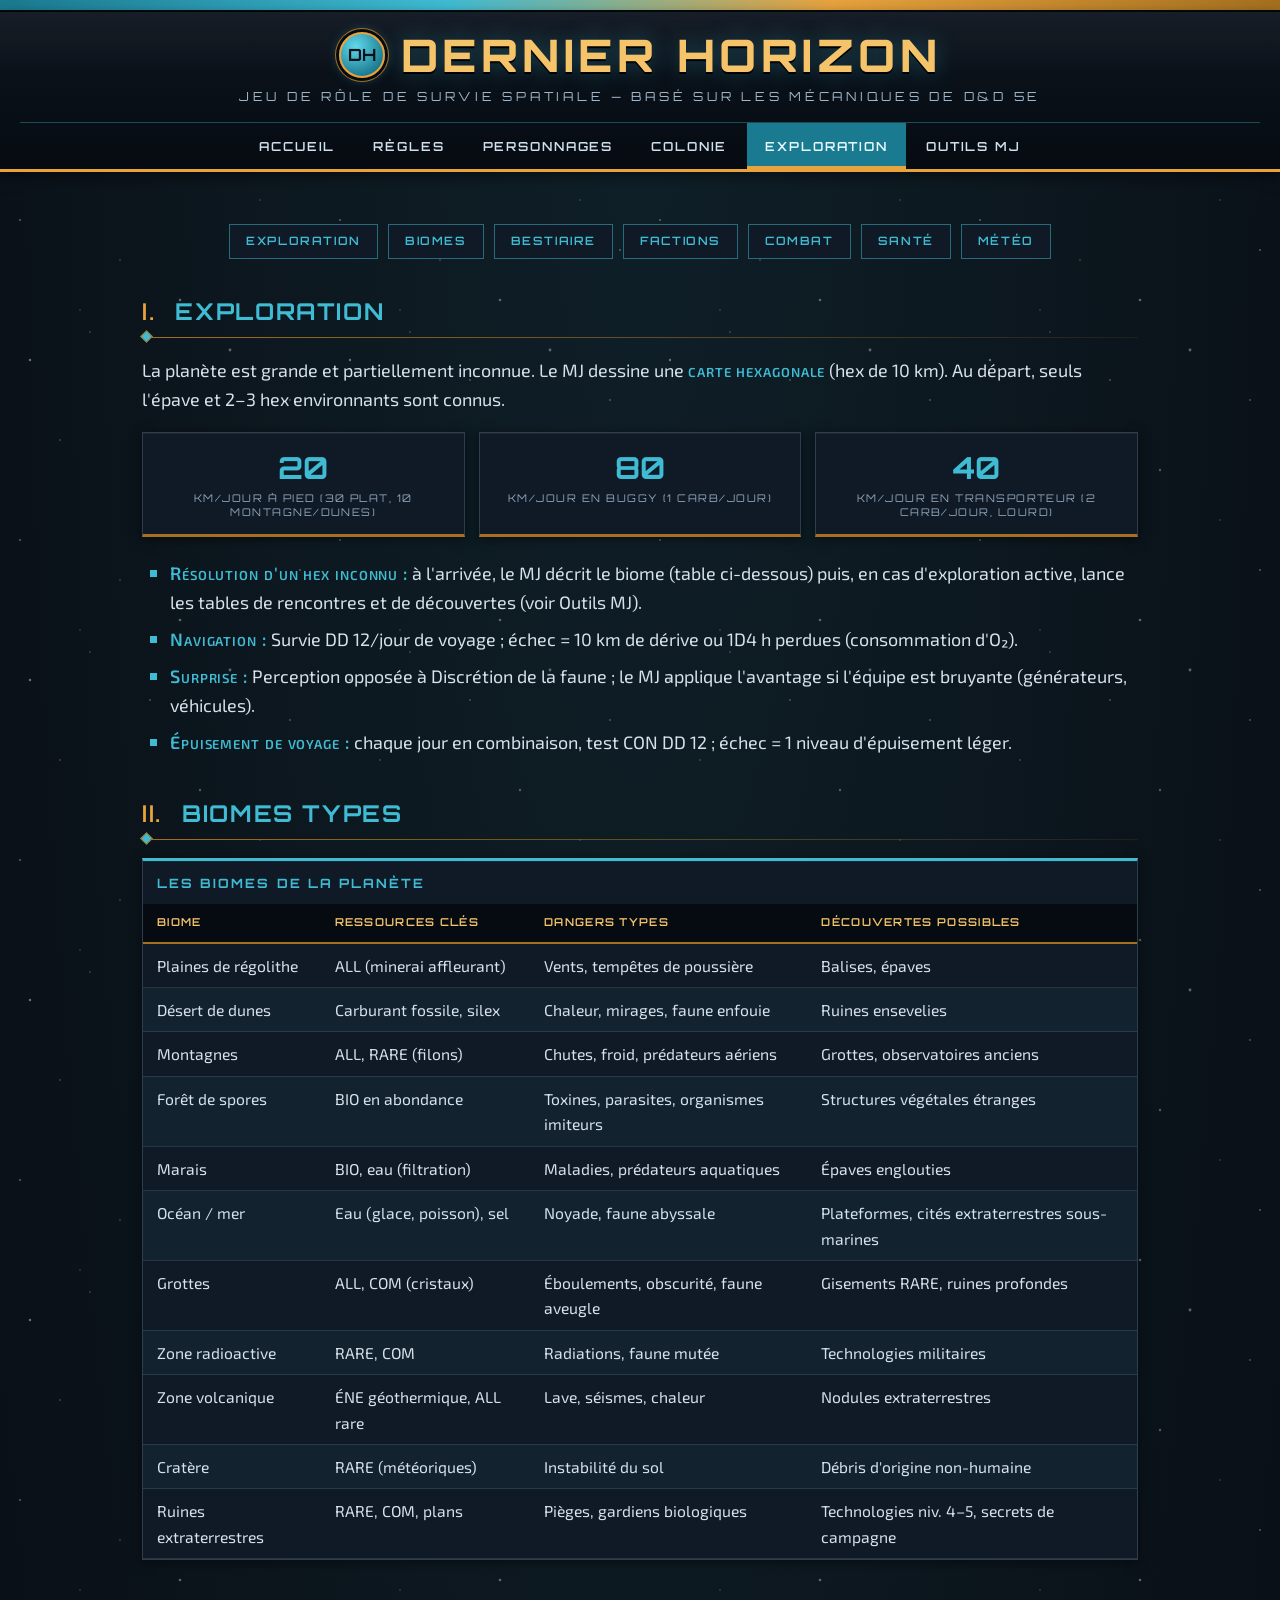
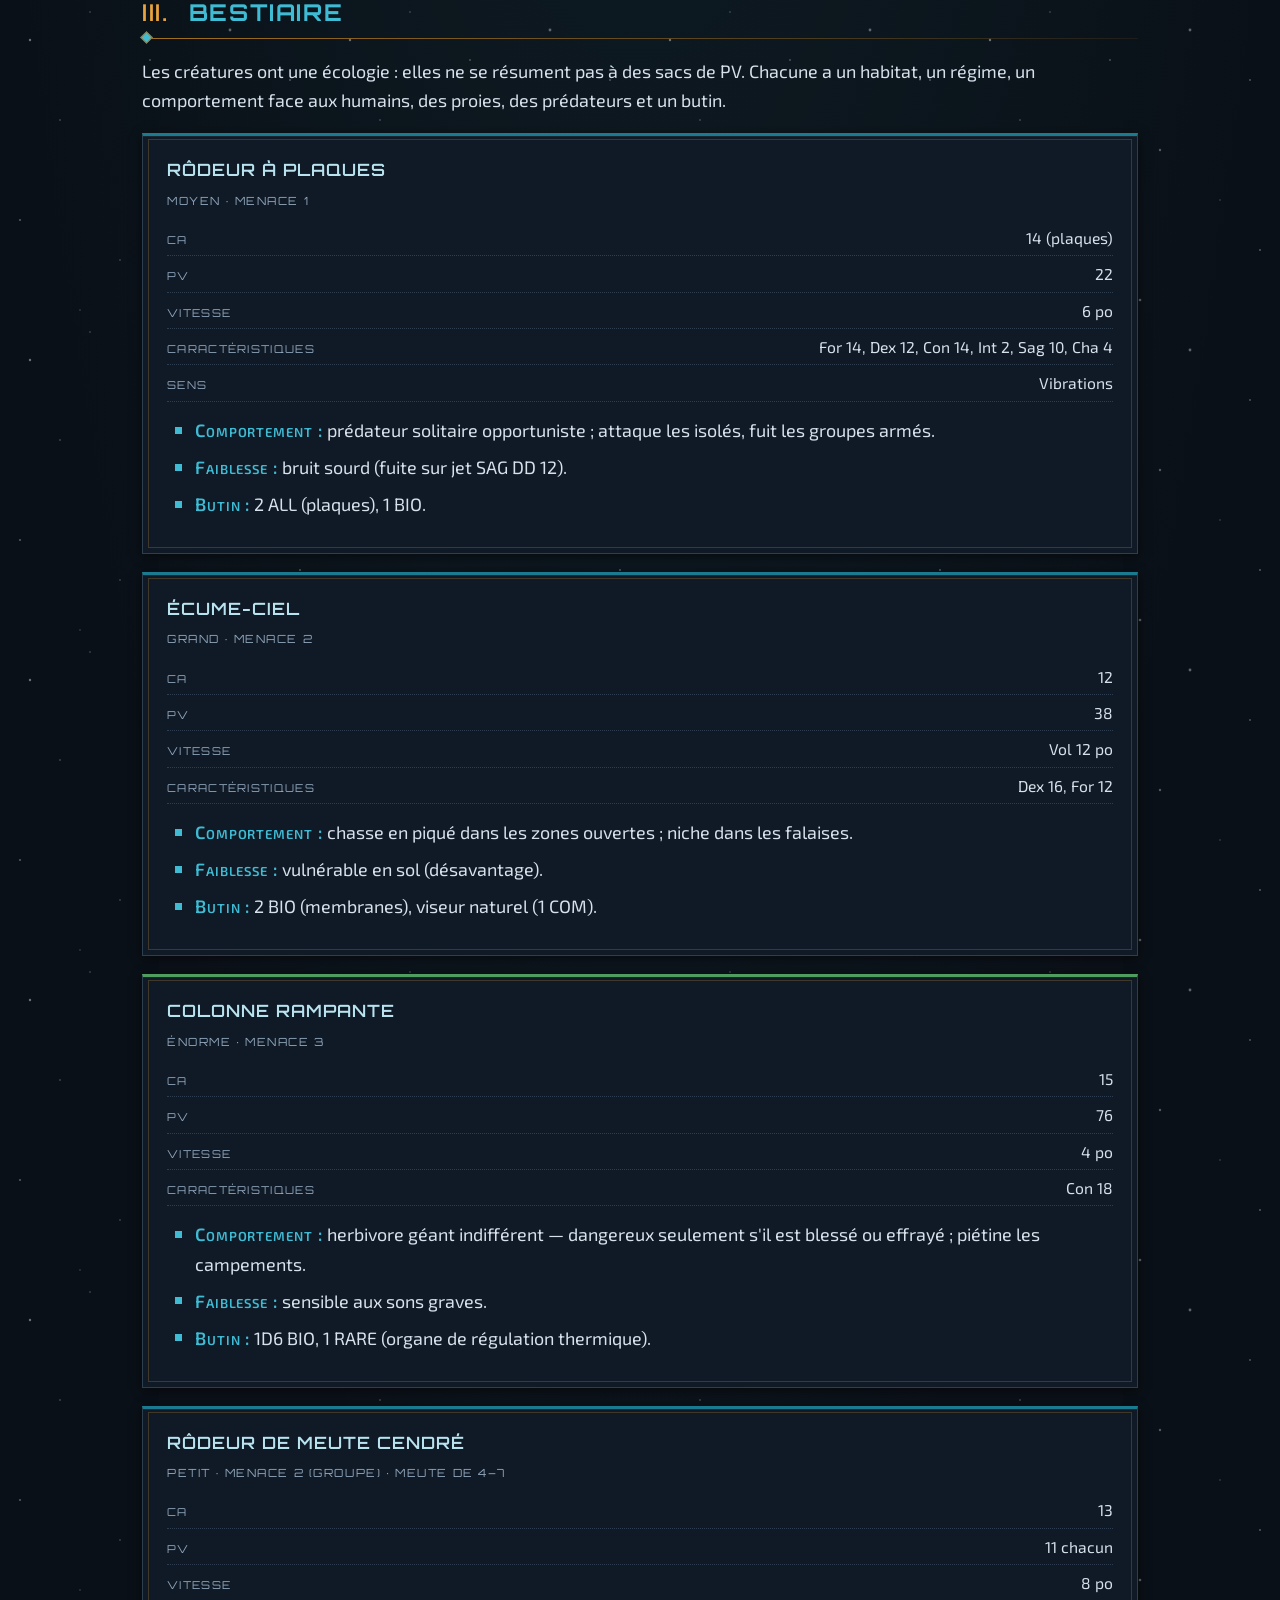
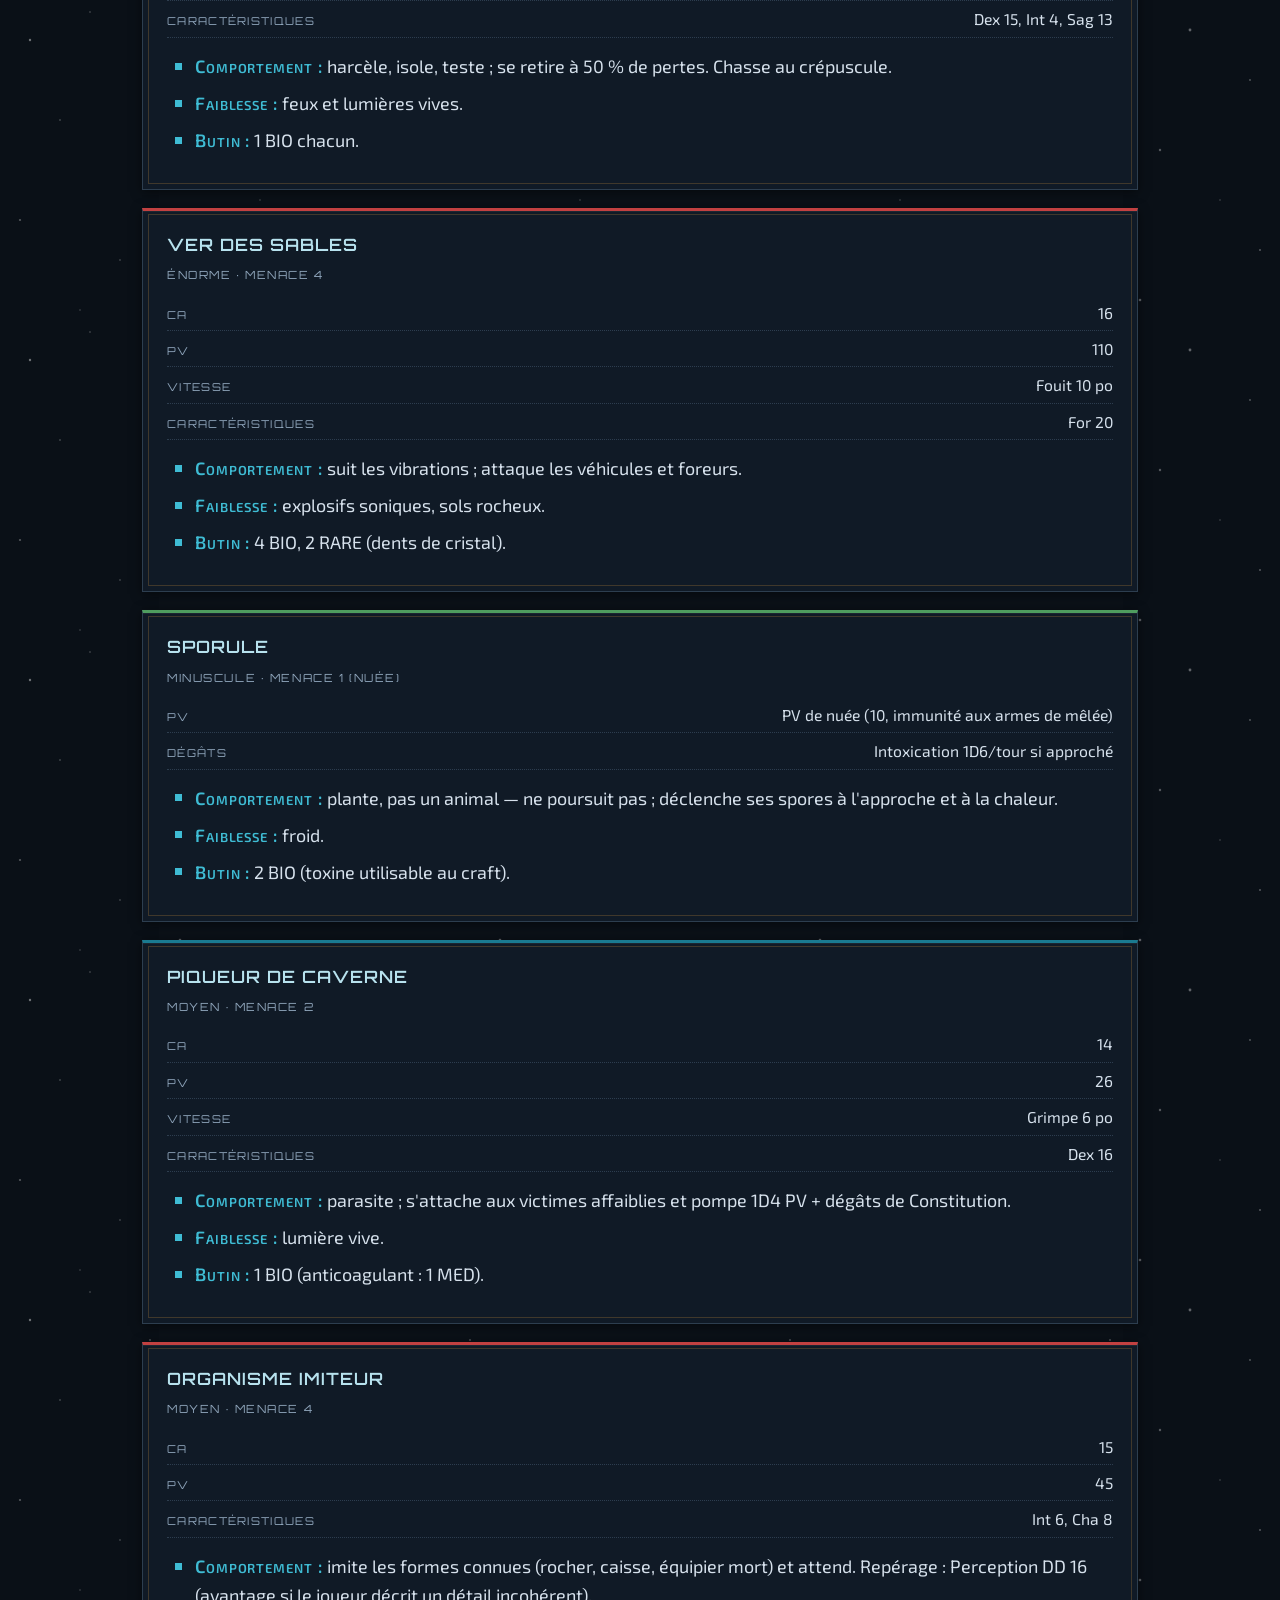
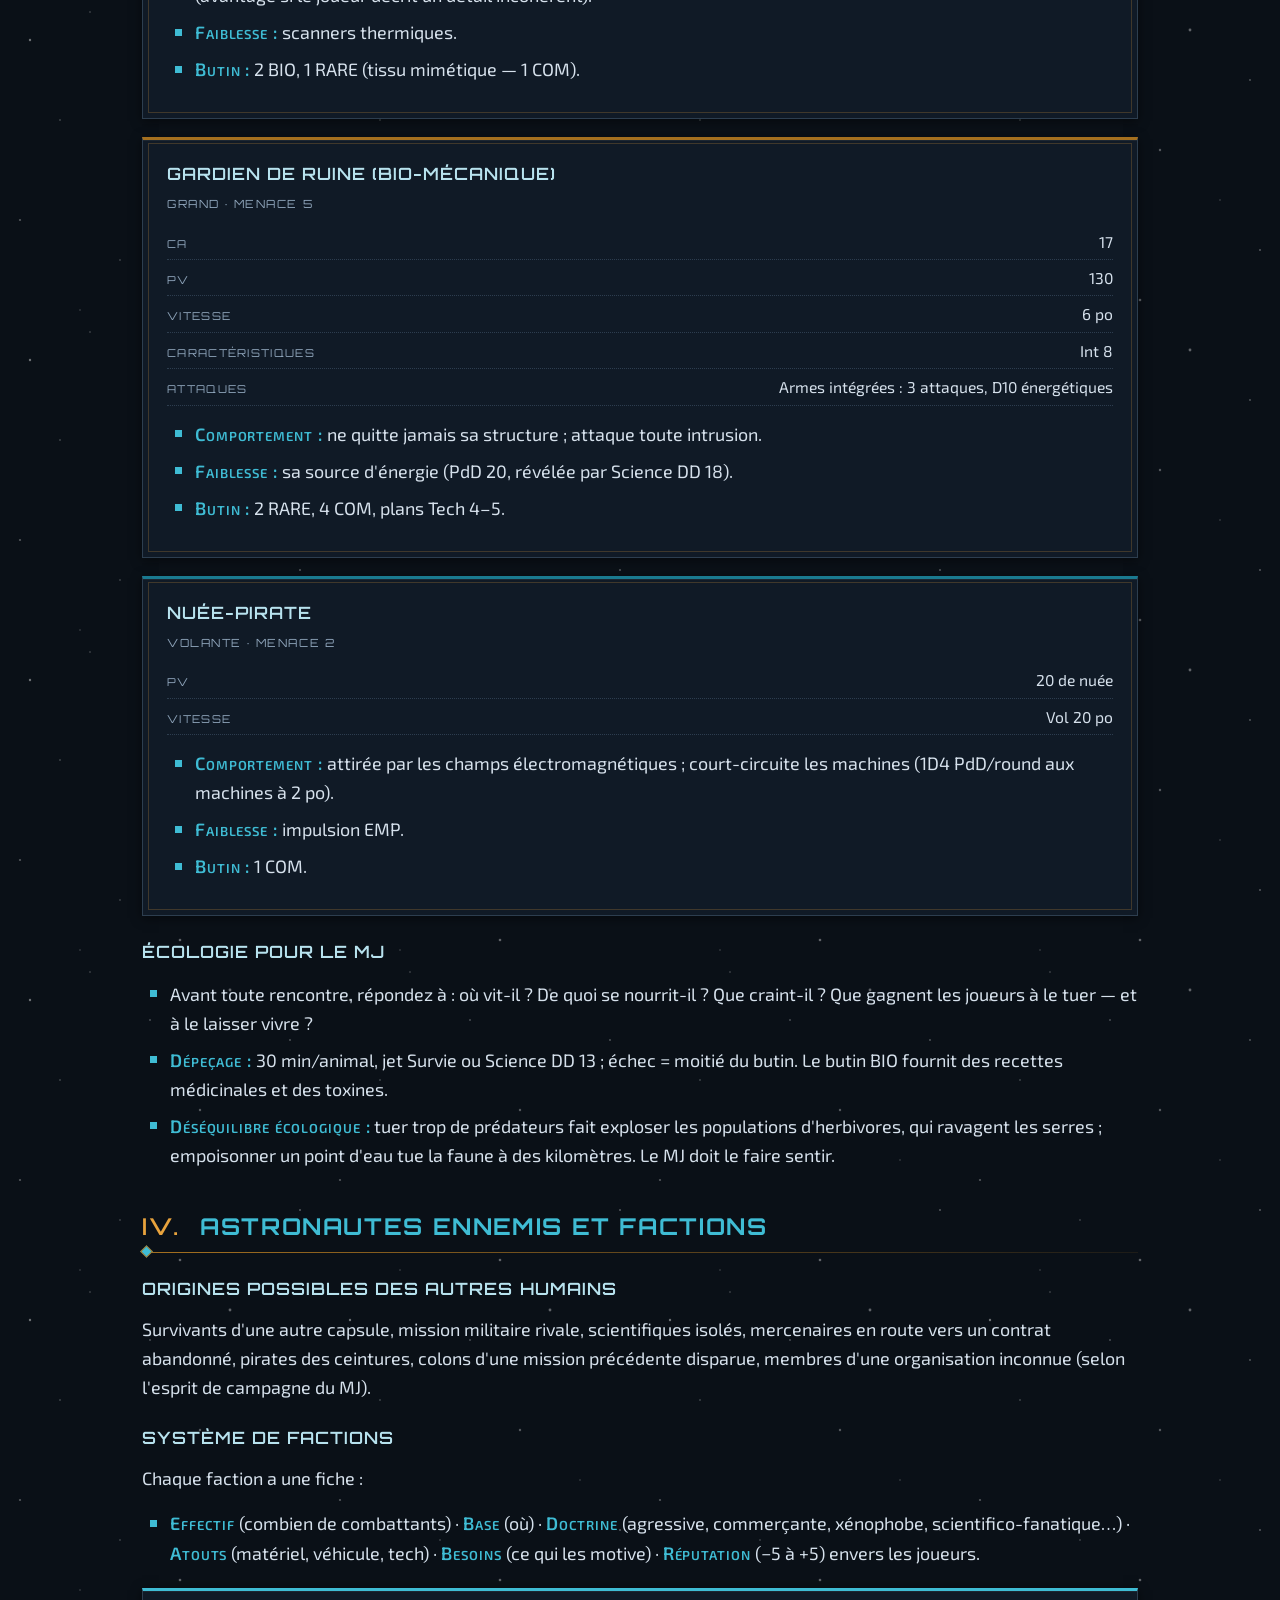
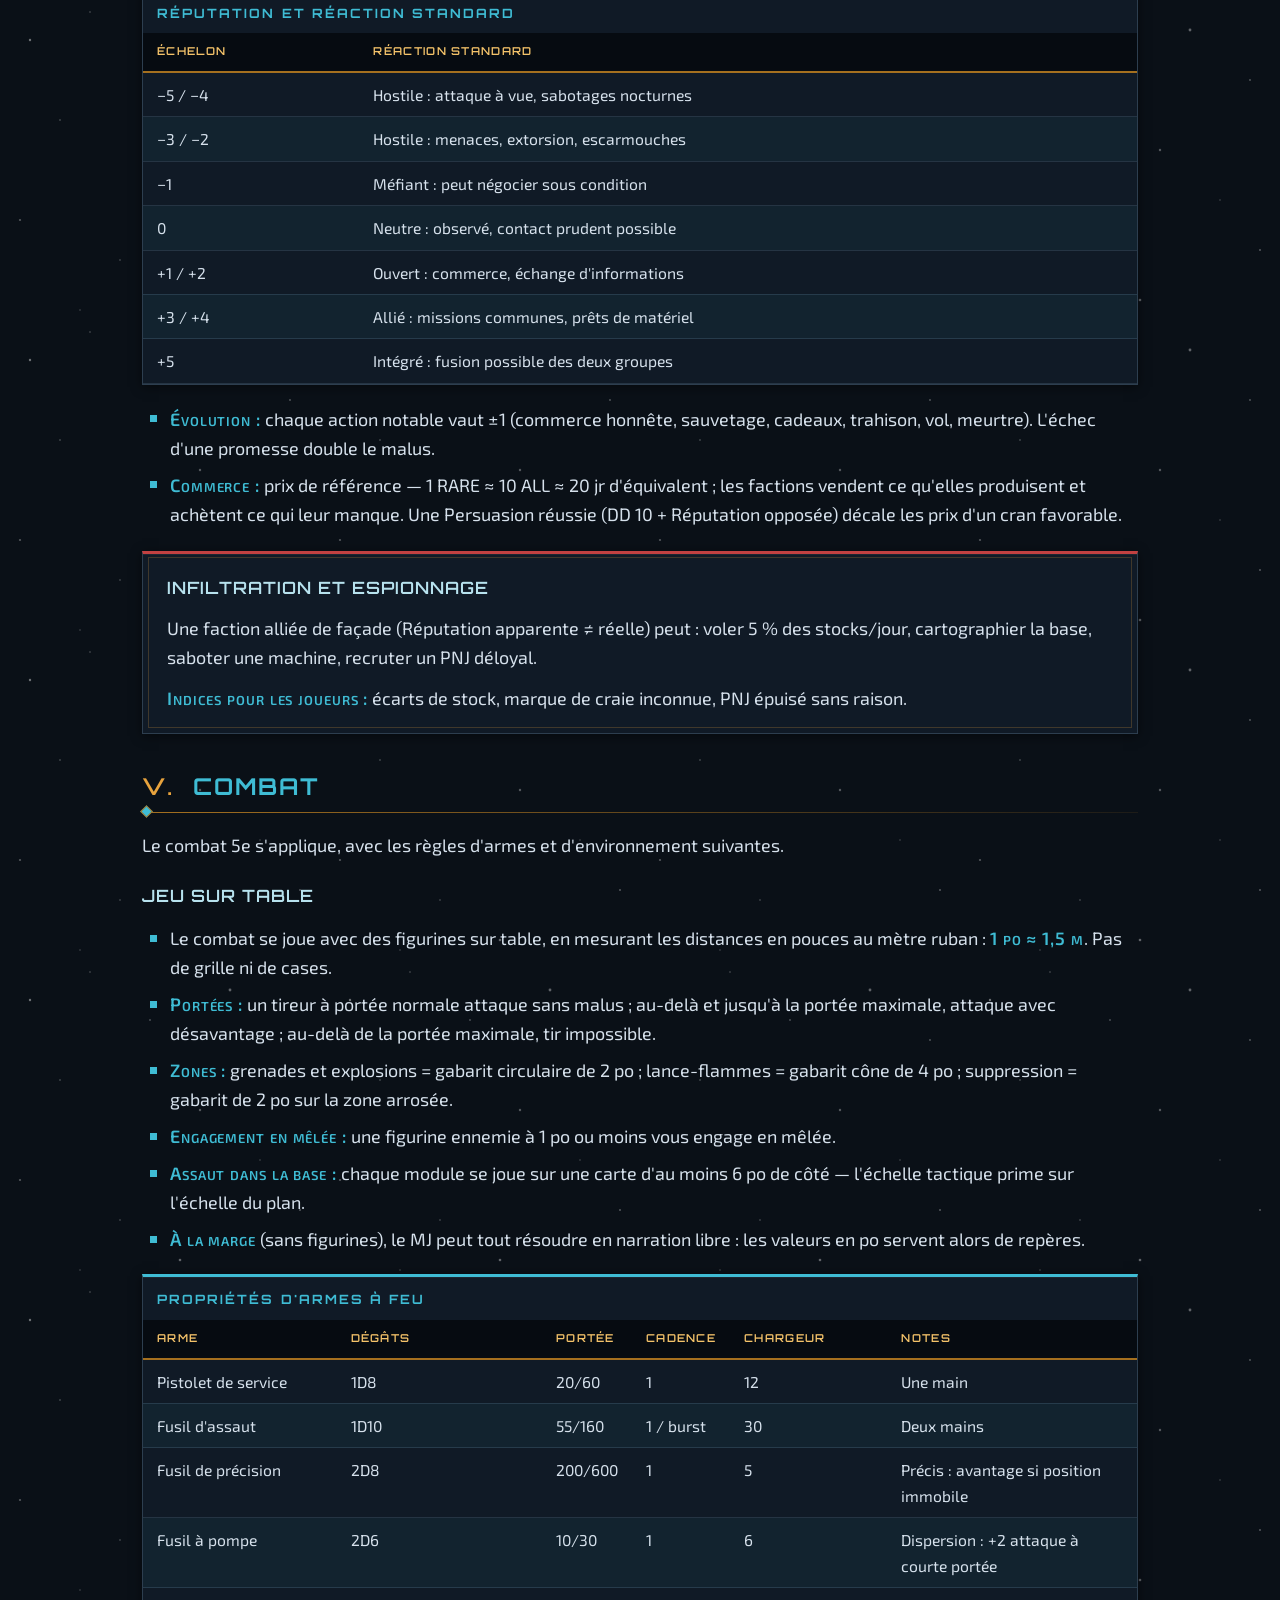
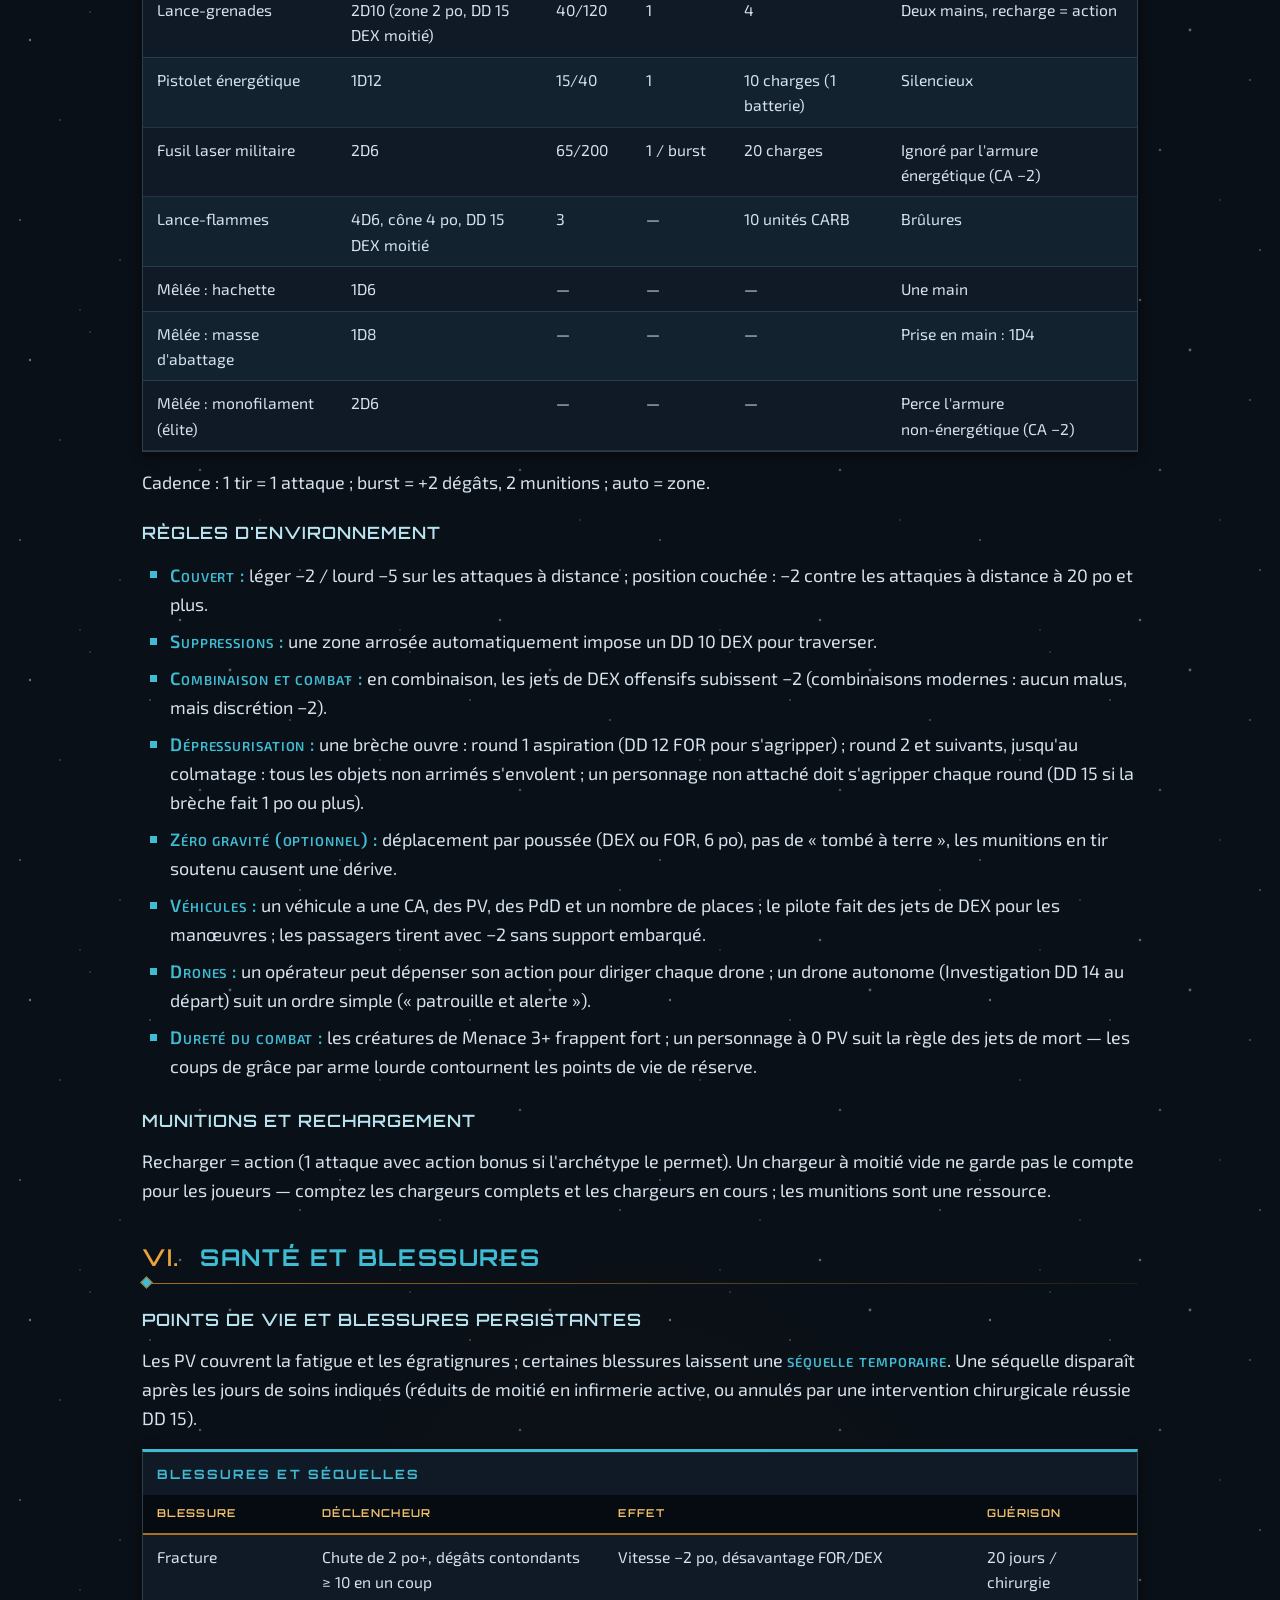
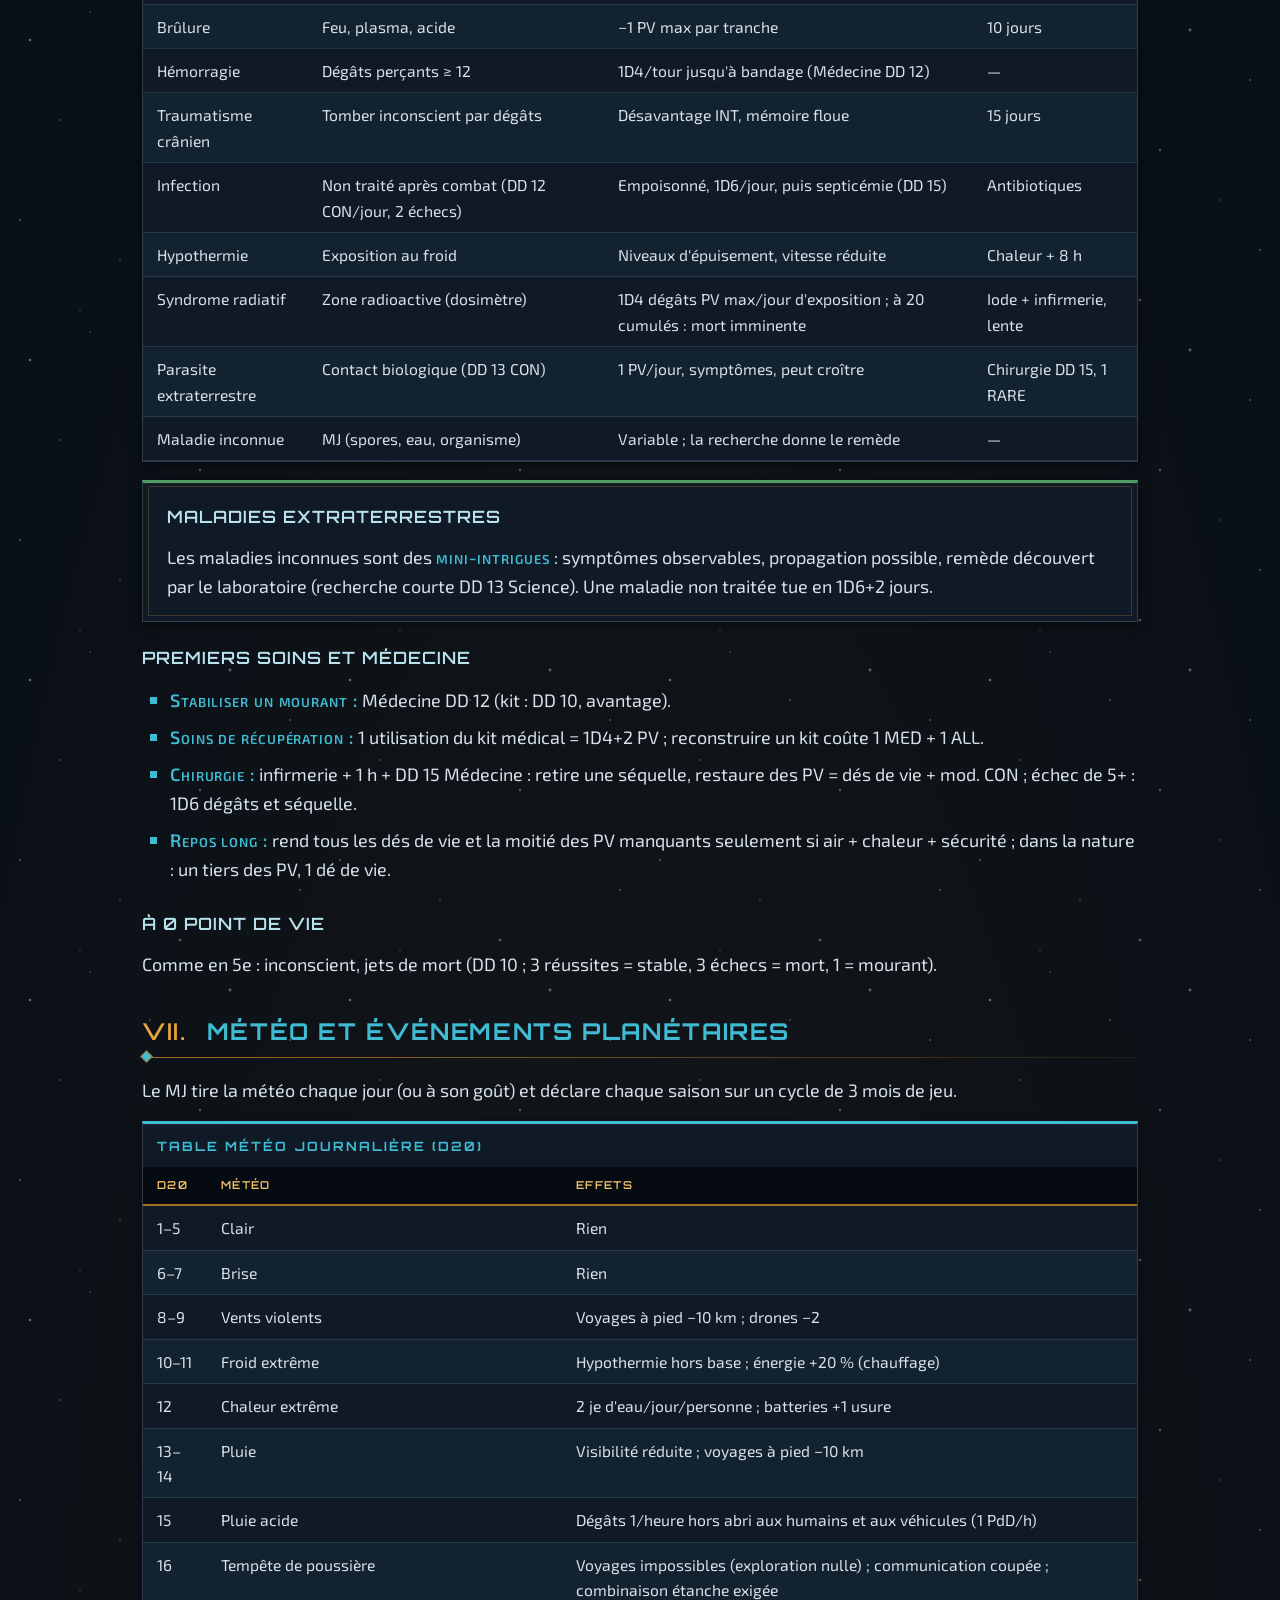
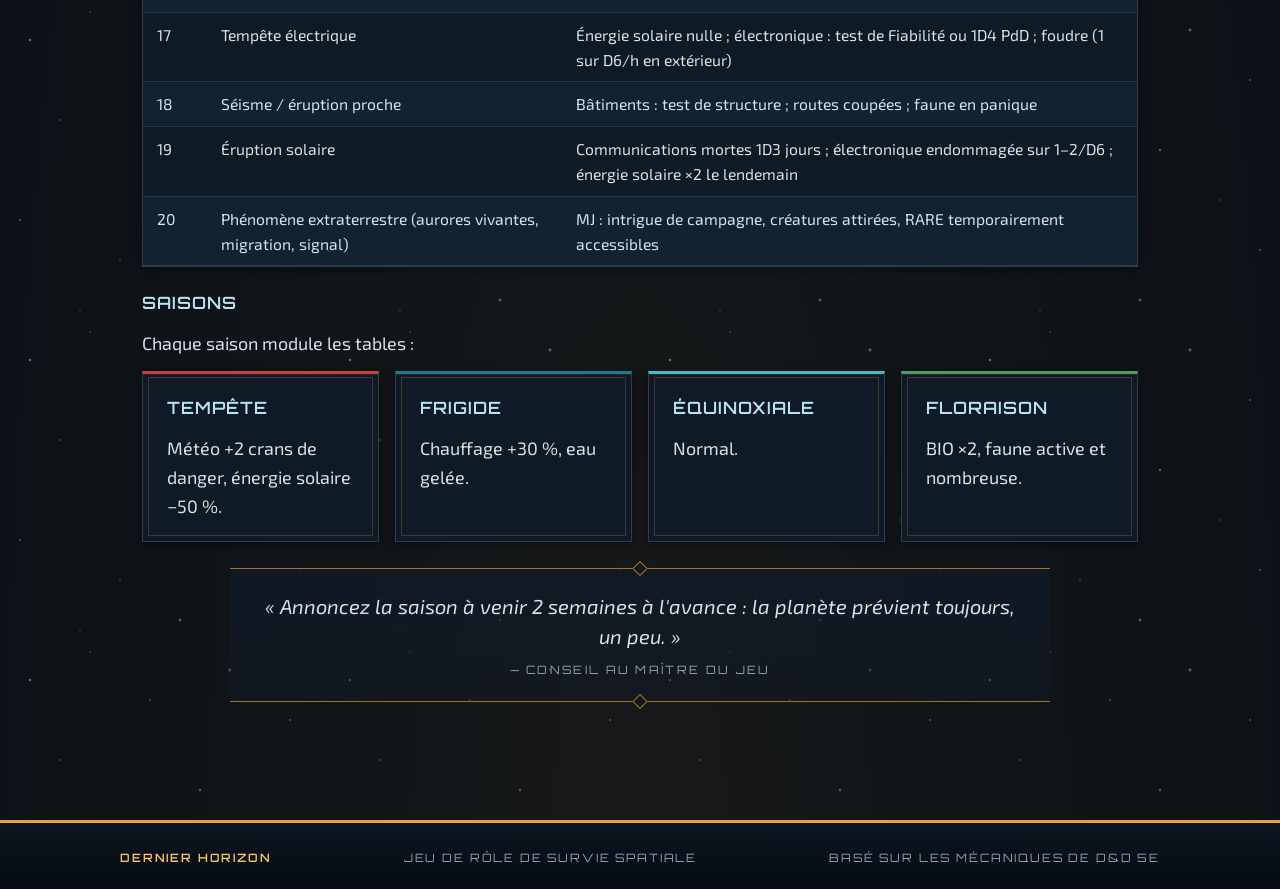
<file: exploration.html>
<!DOCTYPE html>
<html lang="fr">
<head>
    <meta charset="UTF-8">
    <meta name="viewport" content="width=device-width, initial-scale=1.0">
    <meta name="description" content="DERNIER HORIZON — exploration et dangers : voyages, biomes, bestiaire extraterrestre, factions humaines, combat sur table, santé et blessures, météo et événements planétaires.">
    <title>DERNIER HORIZON — Exploration & Dangers</title>
    <link rel="stylesheet" href="style.css">
    <link rel="icon" type="image/png" href="./favicon.png">
</head>
<body>
    <a class="skip" href="#contenu">Aller au contenu</a>

    <div class="bandeau-haut"></div>

    <header class="site">
        <div class="titre-site">
            <span class="sigille">DH</span>
            <h1>Dernier Horizon</h1>
        </div>
        <div class="sous-titre">Jeu de rôle de survie spatiale — Basé sur les mécaniques de D&D 5e</div>
        <nav class="menu-principal">
            <ul>
                <li><a href="index.html">Accueil</a></li>
                <li><a href="regles.html">Règles</a></li>
                <li><a href="personnages.html">Personnages</a></li>
                <li><a href="colonie.html">Colonie</a></li>
                <li><a href="exploration.html" class="actif">Exploration</a></li>
                <li><a href="mj.html">Outils MJ</a></li>
            </ul>
        </nav>
    </header>

    <main id="contenu">
        <ul class="ancres">
            <li><a href="#exploration">Exploration</a></li>
            <li><a href="#biomes">Biomes</a></li>
            <li><a href="#bestiaire">Bestiaire</a></li>
            <li><a href="#factions">Factions</a></li>
            <li><a href="#combat">Combat</a></li>
            <li><a href="#sante">Santé</a></li>
            <li><a href="#meteo">Météo</a></li>
        </ul>

        <section id="exploration">
            <h2><span class="num">I.</span> Exploration</h2>
            <p>La planète est grande et partiellement inconnue. Le MJ dessine une <span class="nom">carte hexagonale</span> (hex de 10 km). Au départ, seuls l'épave et 2–3 hex environnants sont connus.</p>
            <div class="chiffres">
                <div class="chiffre">
                    <span class="valeur">20</span>
                    <span class="legende">km/jour à pied (30 plat, 10 montagne/dunes)</span>
                </div>
                <div class="chiffre">
                    <span class="valeur">80</span>
                    <span class="legende">km/jour en buggy (1 CARB/jour)</span>
                </div>
                <div class="chiffre">
                    <span class="valeur">40</span>
                    <span class="legende">km/jour en transporteur (2 CARB/jour, lourd)</span>
                </div>
            </div>
            <ul class="puces">
                <li><span class="nom">Résolution d'un hex inconnu :</span> à l'arrivée, le MJ décrit le biome (table ci-dessous) puis, en cas d'exploration active, lance les tables de rencontres et de découvertes (voir Outils MJ).</li>
                <li><span class="nom">Navigation :</span> Survie DD 12/jour de voyage ; échec = 10 km de dérive ou 1D4 h perdues (consommation d'O₂).</li>
                <li><span class="nom">Surprise :</span> Perception opposée à Discrétion de la faune ; le MJ applique l'avantage si l'équipe est bruyante (générateurs, véhicules).</li>
                <li><span class="nom">Épuisement de voyage :</span> chaque jour en combinaison, test CON DD 12 ; échec = 1 niveau d'épuisement léger.</li>
            </ul>
        </section>

        <section id="biomes">
            <h2><span class="num">II.</span> Biomes types</h2>
            <div class="tableau-wrap">
                <table class="tableau large">
                    <caption>Les biomes de la planète</caption>
                    <thead>
                        <tr><th>Biome</th><th>Ressources clés</th><th>Dangers types</th><th>Découvertes possibles</th></tr>
                    </thead>
                    <tbody>
                        <tr><td>Plaines de régolithe</td><td>ALL (minerai affleurant)</td><td>Vents, tempêtes de poussière</td><td>Balises, épaves</td></tr>
                        <tr><td>Désert de dunes</td><td>Carburant fossile, silex</td><td>Chaleur, mirages, faune enfouie</td><td>Ruines ensevelies</td></tr>
                        <tr><td>Montagnes</td><td>ALL, RARE (filons)</td><td>Chutes, froid, prédateurs aériens</td><td>Grottes, observatoires anciens</td></tr>
                        <tr><td>Forêt de spores</td><td>BIO en abondance</td><td>Toxines, parasites, organismes imiteurs</td><td>Structures végétales étranges</td></tr>
                        <tr><td>Marais</td><td>BIO, eau (filtration)</td><td>Maladies, prédateurs aquatiques</td><td>Épaves englouties</td></tr>
                        <tr><td>Océan / mer</td><td>Eau (glace, poisson), sel</td><td>Noyade, faune abyssale</td><td>Plateformes, cités extraterrestres sous-marines</td></tr>
                        <tr><td>Grottes</td><td>ALL, COM (cristaux)</td><td>Éboulements, obscurité, faune aveugle</td><td>Gisements RARE, ruines profondes</td></tr>
                        <tr><td>Zone radioactive</td><td>RARE, COM</td><td>Radiations, faune mutée</td><td>Technologies militaires</td></tr>
                        <tr><td>Zone volcanique</td><td>ÉNE géothermique, ALL rare</td><td>Lave, séismes, chaleur</td><td>Nodules extraterrestres</td></tr>
                        <tr><td>Cratère</td><td>RARE (météoriques)</td><td>Instabilité du sol</td><td>Débris d'origine non-humaine</td></tr>
                        <tr><td>Ruines extraterrestres</td><td>RARE, COM, plans</td><td>Pièges, gardiens biologiques</td><td>Technologies niv. 4–5, secrets de campagne</td></tr>
                    </tbody>
                </table>
            </div>
        </section>

        <section id="bestiaire">
            <h2><span class="num">III.</span> Bestiaire</h2>
            <p>Les créatures ont une écologie : elles ne se résument pas à des sacs de PV. Chacune a un habitat, un régime, un comportement face aux humains, des proies, des prédateurs et un butin.</p>

            <div class="panier eau">
                <h3>Rôdeur à plaques</h3>
                <p class="metier">Moyen · Menace 1</p>
                <div class="fiche-tech">
                    <div class="ligne"><span class="cle">CA</span><span class="val">14 (plaques)</span></div>
                    <div class="ligne"><span class="cle">PV</span><span class="val">22</span></div>
                    <div class="ligne"><span class="cle">Vitesse</span><span class="val">6 po</span></div>
                    <div class="ligne"><span class="cle">Caractéristiques</span><span class="val">For 14, Dex 12, Con 14, Int 2, Sag 10, Cha 4</span></div>
                    <div class="ligne"><span class="cle">Sens</span><span class="val">Vibrations</span></div>
                </div>
                <ul class="puces">
                    <li><span class="nom">Comportement :</span> prédateur solitaire opportuniste ; attaque les isolés, fuit les groupes armés.</li>
                    <li><span class="nom">Faiblesse :</span> bruit sourd (fuite sur jet SAG DD 12).</li>
                    <li><span class="nom">Butin :</span> 2 ALL (plaques), 1 BIO.</li>
                </ul>
            </div>

            <div class="panier eau">
                <h3>Écume-ciel</h3>
                <p class="metier">Grand · Menace 2</p>
                <div class="fiche-tech">
                    <div class="ligne"><span class="cle">CA</span><span class="val">12</span></div>
                    <div class="ligne"><span class="cle">PV</span><span class="val">38</span></div>
                    <div class="ligne"><span class="cle">Vitesse</span><span class="val">Vol 12 po</span></div>
                    <div class="ligne"><span class="cle">Caractéristiques</span><span class="val">Dex 16, For 12</span></div>
                </div>
                <ul class="puces">
                    <li><span class="nom">Comportement :</span> chasse en piqué dans les zones ouvertes ; niche dans les falaises.</li>
                    <li><span class="nom">Faiblesse :</span> vulnérable en sol (désavantage).</li>
                    <li><span class="nom">Butin :</span> 2 BIO (membranes), viseur naturel (1 COM).</li>
                </ul>
            </div>

            <div class="panier bio">
                <h3>Colonne rampante</h3>
                <p class="metier">Énorme · Menace 3</p>
                <div class="fiche-tech">
                    <div class="ligne"><span class="cle">CA</span><span class="val">15</span></div>
                    <div class="ligne"><span class="cle">PV</span><span class="val">76</span></div>
                    <div class="ligne"><span class="cle">Vitesse</span><span class="val">4 po</span></div>
                    <div class="ligne"><span class="cle">Caractéristiques</span><span class="val">Con 18</span></div>
                </div>
                <ul class="puces">
                    <li><span class="nom">Comportement :</span> herbivore géant indifférent — dangereux seulement s'il est blessé ou effrayé ; piétine les campements.</li>
                    <li><span class="nom">Faiblesse :</span> sensible aux sons graves.</li>
                    <li><span class="nom">Butin :</span> 1D6 BIO, 1 RARE (organe de régulation thermique).</li>
                </ul>
            </div>

            <div class="panier eau">
                <h3>Rôdeur de meute cendré</h3>
                <p class="metier">Petit · Menace 2 (groupe) · Meute de 4–7</p>
                <div class="fiche-tech">
                    <div class="ligne"><span class="cle">CA</span><span class="val">13</span></div>
                    <div class="ligne"><span class="cle">PV</span><span class="val">11 chacun</span></div>
                    <div class="ligne"><span class="cle">Vitesse</span><span class="val">8 po</span></div>
                    <div class="ligne"><span class="cle">Caractéristiques</span><span class="val">Dex 15, Int 4, Sag 13</span></div>
                </div>
                <ul class="puces">
                    <li><span class="nom">Comportement :</span> harcèle, isole, teste ; se retire à 50 % de pertes. Chasse au crépuscule.</li>
                    <li><span class="nom">Faiblesse :</span> feux et lumières vives.</li>
                    <li><span class="nom">Butin :</span> 1 BIO chacun.</li>
                </ul>
            </div>

            <div class="panier alerte">
                <h3>Ver des sables</h3>
                <p class="metier">Énorme · Menace 4</p>
                <div class="fiche-tech">
                    <div class="ligne"><span class="cle">CA</span><span class="val">16</span></div>
                    <div class="ligne"><span class="cle">PV</span><span class="val">110</span></div>
                    <div class="ligne"><span class="cle">Vitesse</span><span class="val">Fouit 10 po</span></div>
                    <div class="ligne"><span class="cle">Caractéristiques</span><span class="val">For 20</span></div>
                </div>
                <ul class="puces">
                    <li><span class="nom">Comportement :</span> suit les vibrations ; attaque les véhicules et foreurs.</li>
                    <li><span class="nom">Faiblesse :</span> explosifs soniques, sols rocheux.</li>
                    <li><span class="nom">Butin :</span> 4 BIO, 2 RARE (dents de cristal).</li>
                </ul>
            </div>

            <div class="panier bio">
                <h3>Sporule</h3>
                <p class="metier">Minuscule · Menace 1 (nuée)</p>
                <div class="fiche-tech">
                    <div class="ligne"><span class="cle">PV</span><span class="val">PV de nuée (10, immunité aux armes de mêlée)</span></div>
                    <div class="ligne"><span class="cle">Dégâts</span><span class="val">Intoxication 1D6/tour si approché</span></div>
                </div>
                <ul class="puces">
                    <li><span class="nom">Comportement :</span> plante, pas un animal — ne poursuit pas ; déclenche ses spores à l'approche et à la chaleur.</li>
                    <li><span class="nom">Faiblesse :</span> froid.</li>
                    <li><span class="nom">Butin :</span> 2 BIO (toxine utilisable au craft).</li>
                </ul>
            </div>

            <div class="panier eau">
                <h3>Piqueur de caverne</h3>
                <p class="metier">Moyen · Menace 2</p>
                <div class="fiche-tech">
                    <div class="ligne"><span class="cle">CA</span><span class="val">14</span></div>
                    <div class="ligne"><span class="cle">PV</span><span class="val">26</span></div>
                    <div class="ligne"><span class="cle">Vitesse</span><span class="val">Grimpe 6 po</span></div>
                    <div class="ligne"><span class="cle">Caractéristiques</span><span class="val">Dex 16</span></div>
                </div>
                <ul class="puces">
                    <li><span class="nom">Comportement :</span> parasite ; s'attache aux victimes affaiblies et pompe 1D4 PV + dégâts de Constitution.</li>
                    <li><span class="nom">Faiblesse :</span> lumière vive.</li>
                    <li><span class="nom">Butin :</span> 1 BIO (anticoagulant : 1 MED).</li>
                </ul>
            </div>

            <div class="panier alerte">
                <h3>Organisme imiteur</h3>
                <p class="metier">Moyen · Menace 4</p>
                <div class="fiche-tech">
                    <div class="ligne"><span class="cle">CA</span><span class="val">15</span></div>
                    <div class="ligne"><span class="cle">PV</span><span class="val">45</span></div>
                    <div class="ligne"><span class="cle">Caractéristiques</span><span class="val">Int 6, Cha 8</span></div>
                </div>
                <ul class="puces">
                    <li><span class="nom">Comportement :</span> imite les formes connues (rocher, caisse, équipier mort) et attend. Repérage : Perception DD 16 (avantage si le joueur décrit un détail incohérent).</li>
                    <li><span class="nom">Faiblesse :</span> scanners thermiques.</li>
                    <li><span class="nom">Butin :</span> 2 BIO, 1 RARE (tissu mimétique — 1 COM).</li>
                </ul>
            </div>

            <div class="panier energie">
                <h3>Gardien de ruine (bio-mécanique)</h3>
                <p class="metier">Grand · Menace 5</p>
                <div class="fiche-tech">
                    <div class="ligne"><span class="cle">CA</span><span class="val">17</span></div>
                    <div class="ligne"><span class="cle">PV</span><span class="val">130</span></div>
                    <div class="ligne"><span class="cle">Vitesse</span><span class="val">6 po</span></div>
                    <div class="ligne"><span class="cle">Caractéristiques</span><span class="val">Int 8</span></div>
                    <div class="ligne"><span class="cle">Attaques</span><span class="val">Armes intégrées : 3 attaques, D10 énergétiques</span></div>
                </div>
                <ul class="puces">
                    <li><span class="nom">Comportement :</span> ne quitte jamais sa structure ; attaque toute intrusion.</li>
                    <li><span class="nom">Faiblesse :</span> sa source d'énergie (PdD 20, révélée par Science DD 18).</li>
                    <li><span class="nom">Butin :</span> 2 RARE, 4 COM, plans Tech 4–5.</li>
                </ul>
            </div>

            <div class="panier eau">
                <h3>Nuée-pirate</h3>
                <p class="metier">Volante · Menace 2</p>
                <div class="fiche-tech">
                    <div class="ligne"><span class="cle">PV</span><span class="val">20 de nuée</span></div>
                    <div class="ligne"><span class="cle">Vitesse</span><span class="val">Vol 20 po</span></div>
                </div>
                <ul class="puces">
                    <li><span class="nom">Comportement :</span> attirée par les champs électromagnétiques ; court-circuite les machines (1D4 PdD/round aux machines à 2 po).</li>
                    <li><span class="nom">Faiblesse :</span> impulsion EMP.</li>
                    <li><span class="nom">Butin :</span> 1 COM.</li>
                </ul>
            </div>

            <h3>Écologie pour le MJ</h3>
            <ul class="puces">
                <li>Avant toute rencontre, répondez à : où vit-il ? De quoi se nourrit-il ? Que craint-il ? Que gagnent les joueurs à le tuer — et à le laisser vivre ?</li>
                <li><span class="nom">Dépeçage :</span> 30 min/animal, jet Survie ou Science DD 13 ; échec = moitié du butin. Le butin BIO fournit des recettes médicinales et des toxines.</li>
                <li><span class="nom">Déséquilibre écologique :</span> tuer trop de prédateurs fait exploser les populations d'herbivores, qui ravagent les serres ; empoisonner un point d'eau tue la faune à des kilomètres. Le MJ doit le faire sentir.</li>
            </ul>
        </section>

        <section id="factions">
            <h2><span class="num">IV.</span> Astronautes ennemis et factions</h2>
            <h3>Origines possibles des autres humains</h3>
            <p>Survivants d'une autre capsule, mission militaire rivale, scientifiques isolés, mercenaires en route vers un contrat abandonné, pirates des ceintures, colons d'une mission précédente disparue, membres d'une organisation inconnue (selon l'esprit de campagne du MJ).</p>
            <h3>Système de factions</h3>
            <p>Chaque faction a une fiche :</p>
            <ul class="puces">
                <li><span class="nom">Effectif</span> (combien de combattants) · <span class="nom">Base</span> (où) · <span class="nom">Doctrine</span> (agressive, commerçante, xénophobe, scientifico-fanatique…) · <span class="nom">Atouts</span> (matériel, véhicule, tech) · <span class="nom">Besoins</span> (ce qui les motive) · <span class="nom">Réputation</span> (−5 à +5) envers les joueurs.</li>
            </ul>
            <div class="tableau-wrap">
                <table class="tableau large">
                    <caption>Réputation et réaction standard</caption>
                    <thead>
                        <tr><th>Échelon</th><th>Réaction standard</th></tr>
                    </thead>
                    <tbody>
                        <tr><td>−5 / −4</td><td>Hostile : attaque à vue, sabotages nocturnes</td></tr>
                        <tr><td>−3 / −2</td><td>Hostile : menaces, extorsion, escarmouches</td></tr>
                        <tr><td>−1</td><td>Méfiant : peut négocier sous condition</td></tr>
                        <tr><td>0</td><td>Neutre : observé, contact prudent possible</td></tr>
                        <tr><td>+1 / +2</td><td>Ouvert : commerce, échange d'informations</td></tr>
                        <tr><td>+3 / +4</td><td>Allié : missions communes, prêts de matériel</td></tr>
                        <tr><td>+5</td><td>Intégré : fusion possible des deux groupes</td></tr>
                    </tbody>
                </table>
            </div>
            <ul class="puces">
                <li><span class="nom">Évolution :</span> chaque action notable vaut ±1 (commerce honnête, sauvetage, cadeaux, trahison, vol, meurtre). L'échec d'une promesse double le malus.</li>
                <li><span class="nom">Commerce :</span> prix de référence — 1 RARE ≈ 10 ALL ≈ 20 jr d'équivalent ; les factions vendent ce qu'elles produisent et achètent ce qui leur manque. Une Persuasion réussie (DD 10 + Réputation opposée) décale les prix d'un cran favorable.</li>
            </ul>
            <div class="panier alerte">
                <h3>Infiltration et espionnage</h3>
                <p>Une faction alliée de façade (Réputation apparente ≠ réelle) peut : voler 5 % des stocks/jour, cartographier la base, saboter une machine, recruter un PNJ déloyal.</p>
                <p><span class="nom">Indices pour les joueurs :</span> écarts de stock, marque de craie inconnue, PNJ épuisé sans raison.</p>
            </div>
        </section>

        <section id="combat">
            <h2><span class="num">V.</span> Combat</h2>
            <p>Le combat 5e s'applique, avec les règles d'armes et d'environnement suivantes.</p>
            <h3>Jeu sur table</h3>
            <ul class="puces">
                <li>Le combat se joue avec des figurines sur table, en mesurant les distances en pouces au mètre ruban : <span class="nom">1 po ≈ 1,5 m</span>. Pas de grille ni de cases.</li>
                <li><span class="nom">Portées :</span> un tireur à portée normale attaque sans malus ; au-delà et jusqu'à la portée maximale, attaque avec désavantage ; au-delà de la portée maximale, tir impossible.</li>
                <li><span class="nom">Zones :</span> grenades et explosions = gabarit circulaire de 2 po ; lance-flammes = gabarit cône de 4 po ; suppression = gabarit de 2 po sur la zone arrosée.</li>
                <li><span class="nom">Engagement en mêlée :</span> une figurine ennemie à 1 po ou moins vous engage en mêlée.</li>
                <li><span class="nom">Assaut dans la base :</span> chaque module se joue sur une carte d'au moins 6 po de côté — l'échelle tactique prime sur l'échelle du plan.</li>
                <li><span class="nom">À la marge</span> (sans figurines), le MJ peut tout résoudre en narration libre : les valeurs en po servent alors de repères.</li>
            </ul>
            <div class="tableau-wrap">
                <table class="tableau large">
                    <caption>Propriétés d'armes à feu</caption>
                    <thead>
                        <tr><th>Arme</th><th>Dégâts</th><th>Portée</th><th>Cadence</th><th>Chargeur</th><th>Notes</th></tr>
                    </thead>
                    <tbody>
                        <tr><td>Pistolet de service</td><td>1D8</td><td>20/60</td><td>1</td><td>12</td><td>Une main</td></tr>
                        <tr><td>Fusil d'assaut</td><td>1D10</td><td>55/160</td><td>1 / burst</td><td>30</td><td>Deux mains</td></tr>
                        <tr><td>Fusil de précision</td><td>2D8</td><td>200/600</td><td>1</td><td>5</td><td>Précis : avantage si position immobile</td></tr>
                        <tr><td>Fusil à pompe</td><td>2D6</td><td>10/30</td><td>1</td><td>6</td><td>Dispersion : +2 attaque à courte portée</td></tr>
                        <tr><td>Lance-grenades</td><td>2D10 (zone 2 po, DD 15 DEX moitié)</td><td>40/120</td><td>1</td><td>4</td><td>Deux mains, recharge = action</td></tr>
                        <tr><td>Pistolet énergétique</td><td>1D12</td><td>15/40</td><td>1</td><td>10 charges (1 batterie)</td><td>Silencieux</td></tr>
                        <tr><td>Fusil laser militaire</td><td>2D6</td><td>65/200</td><td>1 / burst</td><td>20 charges</td><td>Ignoré par l'armure énergétique (CA −2)</td></tr>
                        <tr><td>Lance-flammes</td><td>4D6, cône 4 po, DD 15 DEX moitié</td><td>3</td><td>—</td><td>10 unités CARB</td><td>Brûlures</td></tr>
                        <tr><td>Mêlée : hachette</td><td>1D6</td><td>—</td><td>—</td><td>—</td><td>Une main</td></tr>
                        <tr><td>Mêlée : masse d'abattage</td><td>1D8</td><td>—</td><td>—</td><td>—</td><td>Prise en main : 1D4</td></tr>
                        <tr><td>Mêlée : monofilament (élite)</td><td>2D6</td><td>—</td><td>—</td><td>—</td><td>Perce l'armure non-énergétique (CA −2)</td></tr>
                    </tbody>
                </table>
            </div>
            <p>Cadence : 1 tir = 1 attaque ; burst = +2 dégâts, 2 munitions ; auto = zone.</p>
            <h3>Règles d'environnement</h3>
            <ul class="puces">
                <li><span class="nom">Couvert :</span> léger −2 / lourd −5 sur les attaques à distance ; position couchée : −2 contre les attaques à distance à 20 po et plus.</li>
                <li><span class="nom">Suppressions :</span> une zone arrosée automatiquement impose un DD 10 DEX pour traverser.</li>
                <li><span class="nom">Combinaison et combat :</span> en combinaison, les jets de DEX offensifs subissent −2 (combinaisons modernes : aucun malus, mais discrétion −2).</li>
                <li><span class="nom">Dépressurisation :</span> une brèche ouvre : round 1 aspiration (DD 12 FOR pour s'agripper) ; round 2 et suivants, jusqu'au colmatage : tous les objets non arrimés s'envolent ; un personnage non attaché doit s'agripper chaque round (DD 15 si la brèche fait 1 po ou plus).</li>
                <li><span class="nom">Zéro gravité (optionnel) :</span> déplacement par poussée (DEX ou FOR, 6 po), pas de « tombé à terre », les munitions en tir soutenu causent une dérive.</li>
                <li><span class="nom">Véhicules :</span> un véhicule a une CA, des PV, des PdD et un nombre de places ; le pilote fait des jets de DEX pour les manœuvres ; les passagers tirent avec −2 sans support embarqué.</li>
                <li><span class="nom">Drones :</span> un opérateur peut dépenser son action pour diriger chaque drone ; un drone autonome (Investigation DD 14 au départ) suit un ordre simple (« patrouille et alerte »).</li>
                <li><span class="nom">Dureté du combat :</span> les créatures de Menace 3+ frappent fort ; un personnage à 0 PV suit la règle des jets de mort — les coups de grâce par arme lourde contournent les points de vie de réserve.</li>
            </ul>
            <h3>Munitions et rechargement</h3>
            <p>Recharger = action (1 attaque avec action bonus si l'archétype le permet). Un chargeur à moitié vide ne garde pas le compte pour les joueurs — comptez les chargeurs complets et les chargeurs en cours ; les munitions sont une ressource.</p>
        </section>

        <section id="sante">
            <h2><span class="num">VI.</span> Santé et blessures</h2>
            <h3>Points de vie et blessures persistantes</h3>
            <p>Les PV couvrent la fatigue et les égratignures ; certaines blessures laissent une <span class="nom">séquelle temporaire</span>. Une séquelle disparaît après les jours de soins indiqués (réduits de moitié en infirmerie active, ou annulés par une intervention chirurgicale réussie DD 15).</p>
            <div class="tableau-wrap">
                <table class="tableau large">
                    <caption>Blessures et séquelles</caption>
                    <thead>
                        <tr><th>Blessure</th><th>Déclencheur</th><th>Effet</th><th>Guérison</th></tr>
                    </thead>
                    <tbody>
                        <tr><td>Fracture</td><td>Chute de 2 po+, dégâts contondants ≥ 10 en un coup</td><td>Vitesse −2 po, désavantage FOR/DEX</td><td>20 jours / chirurgie</td></tr>
                        <tr><td>Brûlure</td><td>Feu, plasma, acide</td><td>−1 PV max par tranche</td><td>10 jours</td></tr>
                        <tr><td>Hémorragie</td><td>Dégâts perçants ≥ 12</td><td>1D4/tour jusqu'à bandage (Médecine DD 12)</td><td>—</td></tr>
                        <tr><td>Traumatisme crânien</td><td>Tomber inconscient par dégâts</td><td>Désavantage INT, mémoire floue</td><td>15 jours</td></tr>
                        <tr><td>Infection</td><td>Non traité après combat (DD 12 CON/jour, 2 échecs)</td><td>Empoisonné, 1D6/jour, puis septicémie (DD 15)</td><td>Antibiotiques</td></tr>
                        <tr><td>Hypothermie</td><td>Exposition au froid</td><td>Niveaux d'épuisement, vitesse réduite</td><td>Chaleur + 8 h</td></tr>
                        <tr><td>Syndrome radiatif</td><td>Zone radioactive (dosimètre)</td><td>1D4 dégâts PV max/jour d'exposition ; à 20 cumulés : mort imminente</td><td>Iode + infirmerie, lente</td></tr>
                        <tr><td>Parasite extraterrestre</td><td>Contact biologique (DD 13 CON)</td><td>1 PV/jour, symptômes, peut croître</td><td>Chirurgie DD 15, 1 RARE</td></tr>
                        <tr><td>Maladie inconnue</td><td>MJ (spores, eau, organisme)</td><td>Variable ; la recherche donne le remède</td><td>—</td></tr>
                    </tbody>
                </table>
            </div>
            <div class="panier bio">
                <h3>Maladies extraterrestres</h3>
                <p>Les maladies inconnues sont des <span class="nom">mini-intrigues</span> : symptômes observables, propagation possible, remède découvert par le laboratoire (recherche courte DD 13 Science). Une maladie non traitée tue en 1D6+2 jours.</p>
            </div>
            <h3>Premiers soins et médecine</h3>
            <ul class="puces">
                <li><span class="nom">Stabiliser un mourant :</span> Médecine DD 12 (kit : DD 10, avantage).</li>
                <li><span class="nom">Soins de récupération :</span> 1 utilisation du kit médical = 1D4+2 PV ; reconstruire un kit coûte 1 MED + 1 ALL.</li>
                <li><span class="nom">Chirurgie :</span> infirmerie + 1 h + DD 15 Médecine : retire une séquelle, restaure des PV = dés de vie + mod. CON ; échec de 5+ : 1D6 dégâts et séquelle.</li>
                <li><span class="nom">Repos long :</span> rend tous les dés de vie et la moitié des PV manquants seulement si air + chaleur + sécurité ; dans la nature : un tiers des PV, 1 dé de vie.</li>
            </ul>
            <h3>À 0 point de vie</h3>
            <p>Comme en 5e : inconscient, jets de mort (DD 10 ; 3 réussites = stable, 3 échecs = mort, 1 = mourant).</p>
        </section>

        <section id="meteo">
            <h2><span class="num">VII.</span> Météo et événements planétaires</h2>
            <p>Le MJ tire la météo chaque jour (ou à son goût) et déclare chaque saison sur un cycle de 3 mois de jeu.</p>
            <div class="tableau-wrap">
                <table class="tableau large">
                    <caption>Table météo journalière (D20)</caption>
                    <thead>
                        <tr><th>D20</th><th>Météo</th><th>Effets</th></tr>
                    </thead>
                    <tbody>
                        <tr><td>1–5</td><td>Clair</td><td>Rien</td></tr>
                        <tr><td>6–7</td><td>Brise</td><td>Rien</td></tr>
                        <tr><td>8–9</td><td>Vents violents</td><td>Voyages à pied −10 km ; drones −2</td></tr>
                        <tr><td>10–11</td><td>Froid extrême</td><td>Hypothermie hors base ; énergie +20 % (chauffage)</td></tr>
                        <tr><td>12</td><td>Chaleur extrême</td><td>2 je d'eau/jour/personne ; batteries +1 usure</td></tr>
                        <tr><td>13–14</td><td>Pluie</td><td>Visibilité réduite ; voyages à pied −10 km</td></tr>
                        <tr><td>15</td><td>Pluie acide</td><td>Dégâts 1/heure hors abri aux humains et aux véhicules (1 PdD/h)</td></tr>
                        <tr><td>16</td><td>Tempête de poussière</td><td>Voyages impossibles (exploration nulle) ; communication coupée ; combinaison étanche exigée</td></tr>
                        <tr><td>17</td><td>Tempête électrique</td><td>Énergie solaire nulle ; électronique : test de Fiabilité ou 1D4 PdD ; foudre (1 sur D6/h en extérieur)</td></tr>
                        <tr><td>18</td><td>Séisme / éruption proche</td><td>Bâtiments : test de structure ; routes coupées ; faune en panique</td></tr>
                        <tr><td>19</td><td>Éruption solaire</td><td>Communications mortes 1D3 jours ; électronique endommagée sur 1–2/D6 ; énergie solaire ×2 le lendemain</td></tr>
                        <tr><td>20</td><td>Phénomène extraterrestre (aurores vivantes, migration, signal)</td><td>MJ : intrigue de campagne, créatures attirées, RARE temporairement accessibles</td></tr>
                    </tbody>
                </table>
            </div>
            <h3>Saisons</h3>
            <p>Chaque saison module les tables :</p>
            <div class="colonnes">
                <div class="panier alerte">
                    <h3>Tempête</h3>
                    <p>Météo +2 crans de danger, énergie solaire −50 %.</p>
                </div>
                <div class="panier eau">
                    <h3>Frigide</h3>
                    <p>Chauffage +30 %, eau gelée.</p>
                </div>
                <div class="panier">
                    <h3>Équinoxiale</h3>
                    <p>Normal.</p>
                </div>
                <div class="panier bio">
                    <h3>Floraison</h3>
                    <p>BIO ×2, faune active et nombreuse.</p>
                </div>
            </div>
            <div class="citation">
                « Annoncez la saison à venir 2 semaines à l'avance : la planète prévient toujours, un peu. »
                <span class="attribution">— Conseil au Maître du Jeu</span>
            </div>
        </section>
    </main>

    <footer class="site">
        <div class="pied">
            <span class="sceau">Dernier Horizon</span>
            <span>Jeu de rôle de survie spatiale</span>
            <span>Basé sur les mécaniques de D&D 5e</span>
        </div>
    </footer>
</body>
</html>
</file>
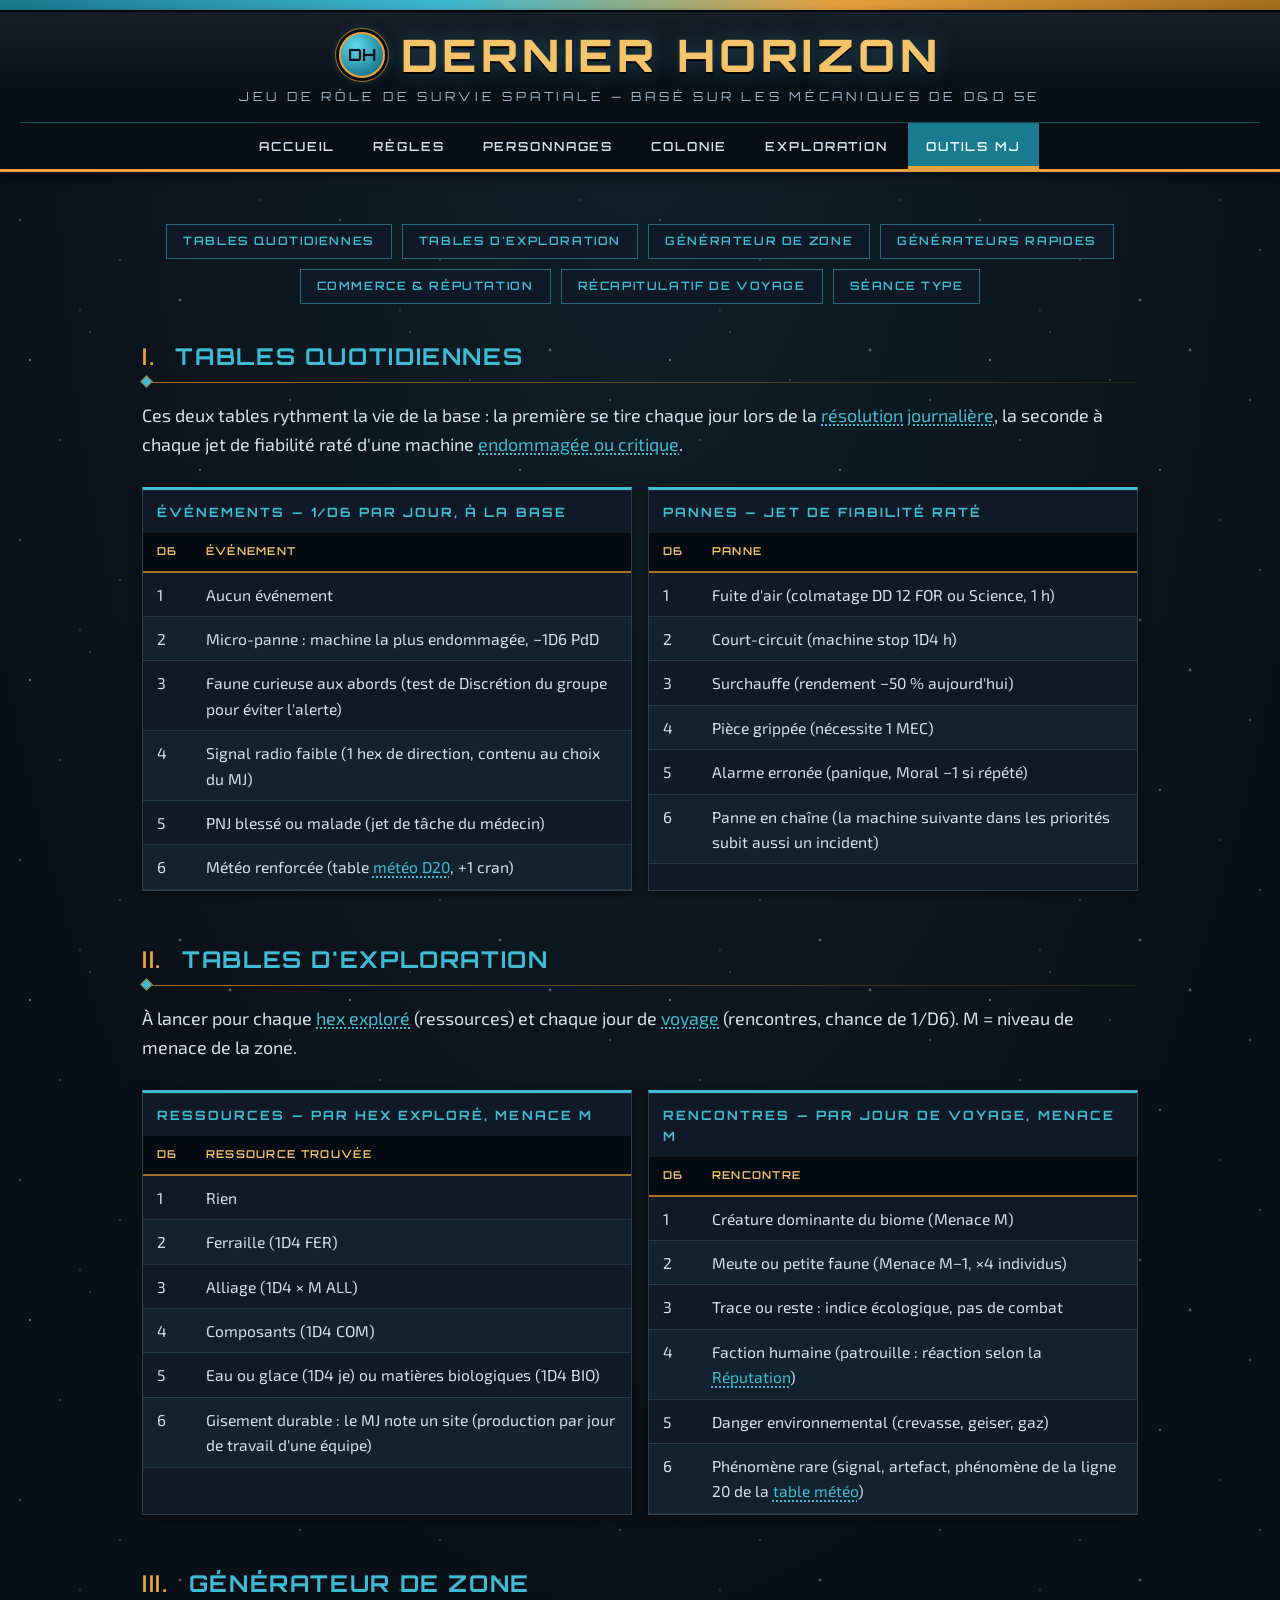
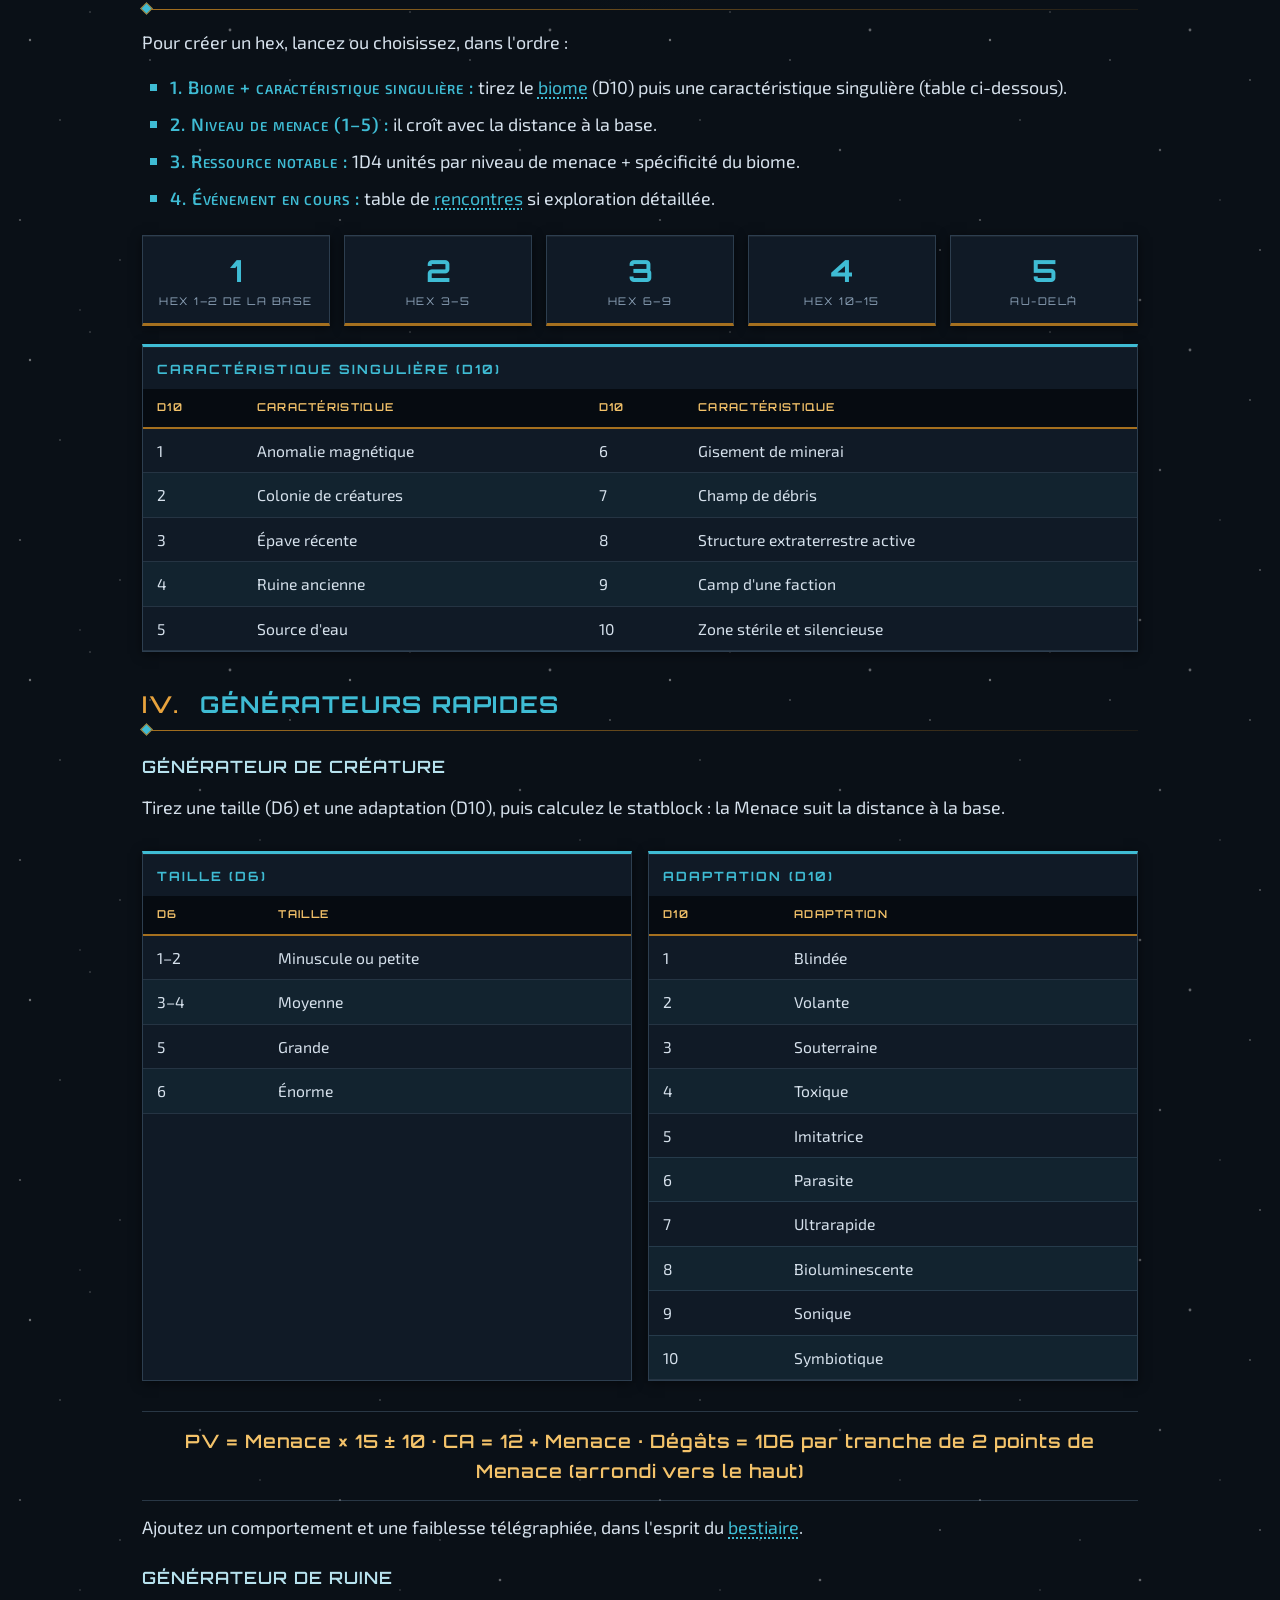
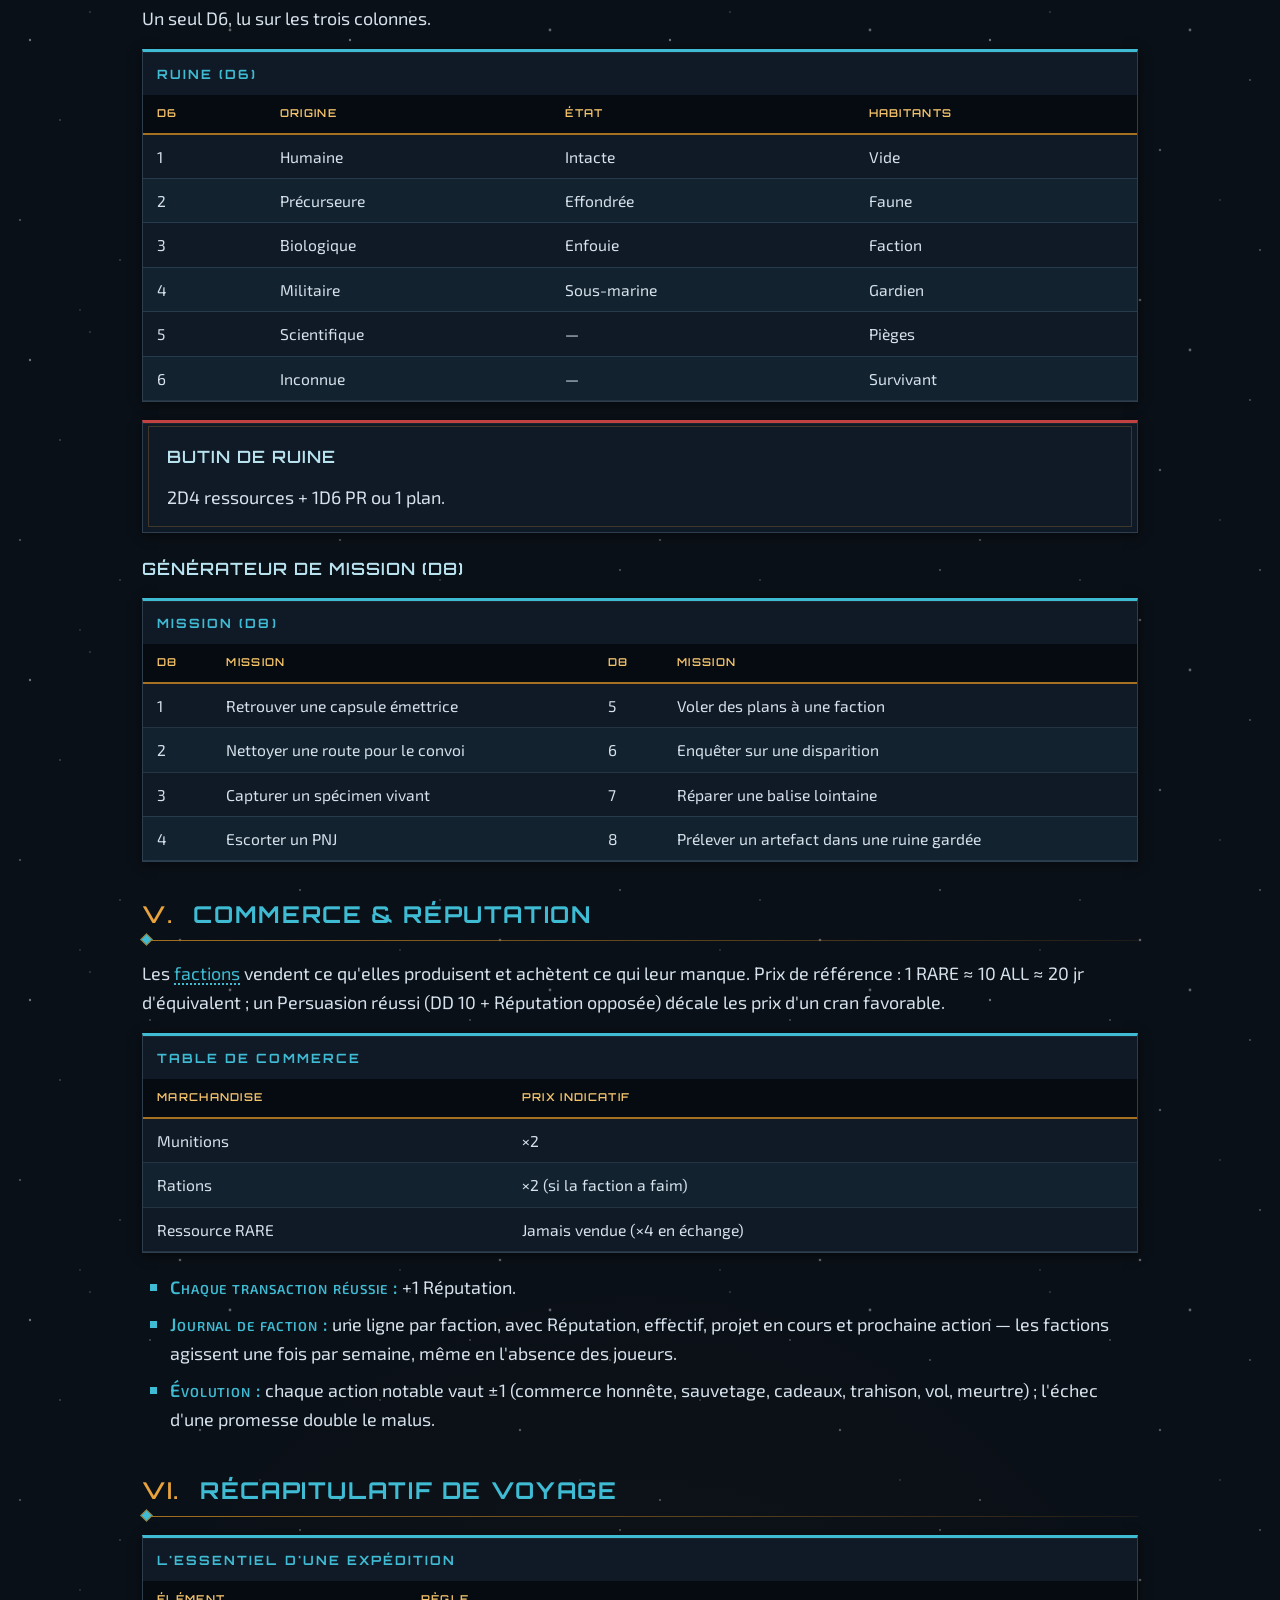
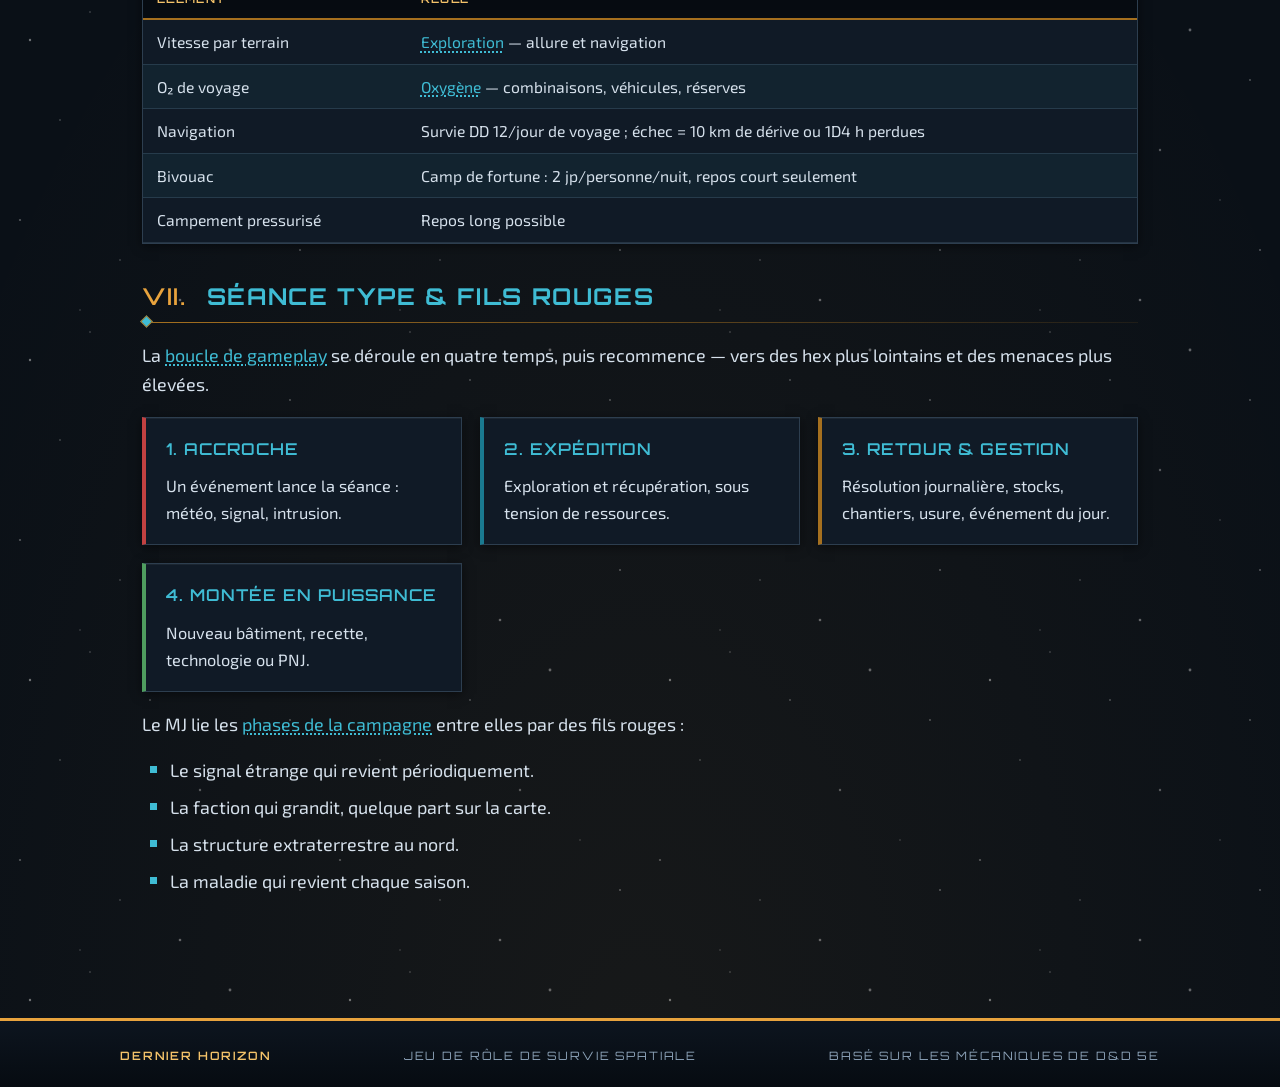
<file: mj.html>
<!DOCTYPE html>
<html lang="fr">
<head>
    <meta charset="UTF-8">
    <meta name="viewport" content="width=device-width, initial-scale=1.0">
    <meta name="description" content="DERNIER HORIZON — outils du Maître du Jeu : tables quotidiennes et d'exploration, générateur de zone, générateurs rapides de créature, ruine et mission, commerce, réputation, récapitulatif de voyage et séance type.">
    <title>DERNIER HORIZON — Outils MJ</title>
    <link rel="stylesheet" href="style.css">
    <link rel="icon" type="image/png" href="./favicon.png">
</head>
<body>
    <a class="skip" href="#contenu">Aller au contenu</a>

    <div class="bandeau-haut"></div>

    <header class="site">
        <div class="titre-site">
            <span class="sigille">DH</span>
            <h1>Dernier Horizon</h1>
        </div>
        <div class="sous-titre">Jeu de rôle de survie spatiale — Basé sur les mécaniques de D&D 5e</div>
        <nav class="menu-principal">
            <ul>
                <li><a href="index.html">Accueil</a></li>
                <li><a href="regles.html">Règles</a></li>
                <li><a href="personnages.html">Personnages</a></li>
                <li><a href="colonie.html">Colonie</a></li>
                <li><a href="exploration.html">Exploration</a></li>
                <li><a href="mj.html" class="actif">Outils MJ</a></li>
            </ul>
        </nav>
    </header>

    <main id="contenu">
        <ul class="ancres">
            <li><a href="#quotidiennes">Tables quotidiennes</a></li>
            <li><a href="#tables-exploration">Tables d'exploration</a></li>
            <li><a href="#zone">Générateur de zone</a></li>
            <li><a href="#generateurs">Générateurs rapides</a></li>
            <li><a href="#commerce">Commerce & réputation</a></li>
            <li><a href="#voyage">Récapitulatif de voyage</a></li>
            <li><a href="#seance">Séance type</a></li>
        </ul>

        <section id="quotidiennes">
            <h2><span class="num">I.</span> Tables quotidiennes</h2>
            <p>Ces deux tables rythment la vie de la base : la première se tire chaque jour lors de la <a href="colonie.html#gestion">résolution journalière</a>, la seconde à chaque jet de fiabilité raté d'une machine <a href="colonie.html#reparation">endommagée ou critique</a>.</p>
            <div class="colonnes">
                <div class="tableau-wrap">
                    <table class="tableau">
                        <caption>Événements — 1/D6 par jour, à la base</caption>
                        <thead>
                            <tr><th>D6</th><th>Événement</th></tr>
                        </thead>
                        <tbody>
                            <tr><td>1</td><td>Aucun événement</td></tr>
                            <tr><td>2</td><td>Micro-panne : machine la plus endommagée, −1D6 PdD</td></tr>
                            <tr><td>3</td><td>Faune curieuse aux abords (test de Discrétion du groupe pour éviter l'alerte)</td></tr>
                            <tr><td>4</td><td>Signal radio faible (1 hex de direction, contenu au choix du MJ)</td></tr>
                            <tr><td>5</td><td>PNJ blessé ou malade (jet de tâche du médecin)</td></tr>
                            <tr><td>6</td><td>Météo renforcée (table <a href="exploration.html#meteo">météo D20</a>, +1 cran)</td></tr>
                        </tbody>
                    </table>
                </div>
                <div class="tableau-wrap">
                    <table class="tableau">
                        <caption>Pannes — jet de fiabilité raté</caption>
                        <thead>
                            <tr><th>D6</th><th>Panne</th></tr>
                        </thead>
                        <tbody>
                            <tr><td>1</td><td>Fuite d'air (colmatage DD 12 FOR ou Science, 1 h)</td></tr>
                            <tr><td>2</td><td>Court-circuit (machine stop 1D4 h)</td></tr>
                            <tr><td>3</td><td>Surchauffe (rendement −50 % aujourd'hui)</td></tr>
                            <tr><td>4</td><td>Pièce grippée (nécessite 1 MEC)</td></tr>
                            <tr><td>5</td><td>Alarme erronée (panique, Moral −1 si répété)</td></tr>
                            <tr><td>6</td><td>Panne en chaîne (la machine suivante dans les priorités subit aussi un incident)</td></tr>
                        </tbody>
                    </table>
                </div>
            </div>
        </section>

        <section id="tables-exploration">
            <h2><span class="num">II.</span> Tables d'exploration</h2>
            <p>À lancer pour chaque <a href="exploration.html#exploration">hex exploré</a> (ressources) et chaque jour de <a href="exploration.html#exploration">voyage</a> (rencontres, chance de 1/D6). M = niveau de menace de la zone.</p>
            <div class="colonnes">
                <div class="tableau-wrap">
                    <table class="tableau">
                        <caption>Ressources — par hex exploré, menace M</caption>
                        <thead>
                            <tr><th>D6</th><th>Ressource trouvée</th></tr>
                        </thead>
                        <tbody>
                            <tr><td>1</td><td>Rien</td></tr>
                            <tr><td>2</td><td>Ferraille (1D4 FER)</td></tr>
                            <tr><td>3</td><td>Alliage (1D4 × M ALL)</td></tr>
                            <tr><td>4</td><td>Composants (1D4 COM)</td></tr>
                            <tr><td>5</td><td>Eau ou glace (1D4 je) ou matières biologiques (1D4 BIO)</td></tr>
                            <tr><td>6</td><td>Gisement durable : le MJ note un site (production par jour de travail d'une équipe)</td></tr>
                        </tbody>
                    </table>
                </div>
                <div class="tableau-wrap">
                    <table class="tableau">
                        <caption>Rencontres — par jour de voyage, menace M</caption>
                        <thead>
                            <tr><th>D6</th><th>Rencontre</th></tr>
                        </thead>
                        <tbody>
                            <tr><td>1</td><td>Créature dominante du biome (Menace M)</td></tr>
                            <tr><td>2</td><td>Meute ou petite faune (Menace M−1, ×4 individus)</td></tr>
                            <tr><td>3</td><td>Trace ou reste : indice écologique, pas de combat</td></tr>
                            <tr><td>4</td><td>Faction humaine (patrouille : réaction selon la <a href="exploration.html#factions">Réputation</a>)</td></tr>
                            <tr><td>5</td><td>Danger environnemental (crevasse, geiser, gaz)</td></tr>
                            <tr><td>6</td><td>Phénomène rare (signal, artefact, phénomène de la ligne 20 de la <a href="exploration.html#meteo">table météo</a>)</td></tr>
                        </tbody>
                    </table>
                </div>
            </div>
        </section>

        <section id="zone">
            <h2><span class="num">III.</span> Générateur de zone</h2>
            <p>Pour créer un hex, lancez ou choisissez, dans l'ordre :</p>
            <ul class="puces">
                <li><span class="nom">1. Biome + caractéristique singulière :</span> tirez le <a href="exploration.html#biomes">biome</a> (D10) puis une caractéristique singulière (table ci-dessous).</li>
                <li><span class="nom">2. Niveau de menace (1–5) :</span> il croît avec la distance à la base.</li>
                <li><span class="nom">3. Ressource notable :</span> 1D4 unités par niveau de menace + spécificité du biome.</li>
                <li><span class="nom">4. Événement en cours :</span> table de <a href="#tables-exploration">rencontres</a> si exploration détaillée.</li>
            </ul>
            <div class="chiffres">
                <div class="chiffre">
                    <span class="valeur">1</span>
                    <span class="legende">hex 1–2 de la base</span>
                </div>
                <div class="chiffre">
                    <span class="valeur">2</span>
                    <span class="legende">hex 3–5</span>
                </div>
                <div class="chiffre">
                    <span class="valeur">3</span>
                    <span class="legende">hex 6–9</span>
                </div>
                <div class="chiffre">
                    <span class="valeur">4</span>
                    <span class="legende">hex 10–15</span>
                </div>
                <div class="chiffre">
                    <span class="valeur">5</span>
                    <span class="legende">au-delà</span>
                </div>
            </div>
            <div class="tableau-wrap">
                <table class="tableau large">
                    <caption>Caractéristique singulière (D10)</caption>
                    <thead>
                        <tr><th>D10</th><th>Caractéristique</th><th>D10</th><th>Caractéristique</th></tr>
                    </thead>
                    <tbody>
                        <tr><td>1</td><td>Anomalie magnétique</td><td>6</td><td>Gisement de minerai</td></tr>
                        <tr><td>2</td><td>Colonie de créatures</td><td>7</td><td>Champ de débris</td></tr>
                        <tr><td>3</td><td>Épave récente</td><td>8</td><td>Structure extraterrestre active</td></tr>
                        <tr><td>4</td><td>Ruine ancienne</td><td>9</td><td>Camp d'une faction</td></tr>
                        <tr><td>5</td><td>Source d'eau</td><td>10</td><td>Zone stérile et silencieuse</td></tr>
                    </tbody>
                </table>
            </div>
        </section>

        <section id="generateurs">
            <h2><span class="num">IV.</span> Générateurs rapides</h2>

            <h3>Générateur de créature</h3>
            <p>Tirez une taille (D6) et une adaptation (D10), puis calculez le statblock : la Menace suit la distance à la base.</p>
            <div class="colonnes">
                <div class="tableau-wrap">
                    <table class="tableau">
                        <caption>Taille (D6)</caption>
                        <thead>
                            <tr><th>D6</th><th>Taille</th></tr>
                        </thead>
                        <tbody>
                            <tr><td>1–2</td><td>Minuscule ou petite</td></tr>
                            <tr><td>3–4</td><td>Moyenne</td></tr>
                            <tr><td>5</td><td>Grande</td></tr>
                            <tr><td>6</td><td>Énorme</td></tr>
                        </tbody>
                    </table>
                </div>
                <div class="tableau-wrap">
                    <table class="tableau">
                        <caption>Adaptation (D10)</caption>
                        <thead>
                            <tr><th>D10</th><th>Adaptation</th></tr>
                        </thead>
                        <tbody>
                            <tr><td>1</td><td>Blindée</td></tr>
                            <tr><td>2</td><td>Volante</td></tr>
                            <tr><td>3</td><td>Souterraine</td></tr>
                            <tr><td>4</td><td>Toxique</td></tr>
                            <tr><td>5</td><td>Imitatrice</td></tr>
                            <tr><td>6</td><td>Parasite</td></tr>
                            <tr><td>7</td><td>Ultrarapide</td></tr>
                            <tr><td>8</td><td>Bioluminescente</td></tr>
                            <tr><td>9</td><td>Sonique</td></tr>
                            <tr><td>10</td><td>Symbiotique</td></tr>
                        </tbody>
                    </table>
                </div>
            </div>
            <div class="formule">PV = Menace × 15 ± 10 · CA = 12 + Menace · Dégâts = 1D6 par tranche de 2 points de Menace (arrondi vers le haut)</div>
            <p>Ajoutez un comportement et une faiblesse télégraphiée, dans l'esprit du <a href="exploration.html#bestiaire">bestiaire</a>.</p>

            <h3>Générateur de ruine</h3>
            <p>Un seul D6, lu sur les trois colonnes.</p>
            <div class="tableau-wrap">
                <table class="tableau large">
                    <caption>Ruine (D6)</caption>
                    <thead>
                        <tr><th>D6</th><th>Origine</th><th>État</th><th>Habitants</th></tr>
                    </thead>
                    <tbody>
                        <tr><td>1</td><td>Humaine</td><td>Intacte</td><td>Vide</td></tr>
                        <tr><td>2</td><td>Précurseure</td><td>Effondrée</td><td>Faune</td></tr>
                        <tr><td>3</td><td>Biologique</td><td>Enfouie</td><td>Faction</td></tr>
                        <tr><td>4</td><td>Militaire</td><td>Sous-marine</td><td>Gardien</td></tr>
                        <tr><td>5</td><td>Scientifique</td><td>—</td><td>Pièges</td></tr>
                        <tr><td>6</td><td>Inconnue</td><td>—</td><td>Survivant</td></tr>
                    </tbody>
                </table>
            </div>
            <div class="panier alerte">
                <h3>Butin de ruine</h3>
                <p>2D4 ressources + 1D6 PR ou 1 plan.</p>
            </div>

            <h3>Générateur de mission (D8)</h3>
            <div class="tableau-wrap">
                <table class="tableau large">
                    <caption>Mission (D8)</caption>
                    <thead>
                        <tr><th>D8</th><th>Mission</th><th>D8</th><th>Mission</th></tr>
                    </thead>
                    <tbody>
                        <tr><td>1</td><td>Retrouver une capsule émettrice</td><td>5</td><td>Voler des plans à une faction</td></tr>
                        <tr><td>2</td><td>Nettoyer une route pour le convoi</td><td>6</td><td>Enquêter sur une disparition</td></tr>
                        <tr><td>3</td><td>Capturer un spécimen vivant</td><td>7</td><td>Réparer une balise lointaine</td></tr>
                        <tr><td>4</td><td>Escorter un PNJ</td><td>8</td><td>Prélever un artefact dans une ruine gardée</td></tr>
                    </tbody>
                </table>
            </div>
        </section>

        <section id="commerce">
            <h2><span class="num">V.</span> Commerce & réputation</h2>
            <p>Les <a href="exploration.html#factions">factions</a> vendent ce qu'elles produisent et achètent ce qui leur manque. Prix de référence : 1 RARE ≈ 10 ALL ≈ 20 jr d'équivalent ; un Persuasion réussi (DD 10 + Réputation opposée) décale les prix d'un cran favorable.</p>
            <div class="tableau-wrap">
                <table class="tableau">
                    <caption>Table de commerce</caption>
                    <thead>
                        <tr><th>Marchandise</th><th>Prix indicatif</th></tr>
                    </thead>
                    <tbody>
                        <tr><td>Munitions</td><td>×2</td></tr>
                        <tr><td>Rations</td><td>×2 (si la faction a faim)</td></tr>
                        <tr><td>Ressource RARE</td><td>Jamais vendue (×4 en échange)</td></tr>
                    </tbody>
                </table>
            </div>
            <ul class="puces">
                <li><span class="nom">Chaque transaction réussie :</span> +1 Réputation.</li>
                <li><span class="nom">Journal de faction :</span> une ligne par faction, avec Réputation, effectif, projet en cours et prochaine action — les factions agissent une fois par semaine, même en l'absence des joueurs.</li>
                <li><span class="nom">Évolution :</span> chaque action notable vaut ±1 (commerce honnête, sauvetage, cadeaux, trahison, vol, meurtre) ; l'échec d'une promesse double le malus.</li>
            </ul>
        </section>

        <section id="voyage">
            <h2><span class="num">VI.</span> Récapitulatif de voyage</h2>
            <div class="tableau-wrap">
                <table class="tableau">
                    <caption>L'essentiel d'une expédition</caption>
                    <thead>
                        <tr><th>Élément</th><th>Règle</th></tr>
                    </thead>
                    <tbody>
                        <tr><td>Vitesse par terrain</td><td><a href="exploration.html#exploration">Exploration</a> — allure et navigation</td></tr>
                        <tr><td>O₂ de voyage</td><td><a href="regles.html#oxygene">Oxygène</a> — combinaisons, véhicules, réserves</td></tr>
                        <tr><td>Navigation</td><td>Survie DD 12/jour de voyage ; échec = 10 km de dérive ou 1D4 h perdues</td></tr>
                        <tr><td>Bivouac</td><td>Camp de fortune : 2 jp/personne/nuit, repos court seulement</td></tr>
                        <tr><td>Campement pressurisé</td><td>Repos long possible</td></tr>
                    </tbody>
                </table>
            </div>
        </section>

        <section id="seance">
            <h2><span class="num">VII.</span> Séance type & fils rouges</h2>
            <p>La <a href="index.html">boucle de gameplay</a> se déroule en quatre temps, puis recommence — vers des hex plus lointains et des menaces plus élevées.</p>
            <div class="grille">
                <div class="carte danger">
                    <h3>1. Accroche</h3>
                    <p>Un événement lance la séance : météo, signal, intrusion.</p>
                </div>
                <div class="carte o2">
                    <h3>2. Expédition</h3>
                    <p>Exploration et récupération, sous tension de ressources.</p>
                </div>
                <div class="carte tech">
                    <h3>3. Retour & gestion</h3>
                    <p>Résolution journalière, stocks, chantiers, usure, événement du jour.</p>
                </div>
                <div class="carte bio">
                    <h3>4. Montée en puissance</h3>
                    <p>Nouveau bâtiment, recette, technologie ou PNJ.</p>
                </div>
            </div>
            <p>Le MJ lie les <a href="index.html">phases de la campagne</a> entre elles par des fils rouges :</p>
            <ul class="puces">
                <li>Le signal étrange qui revient périodiquement.</li>
                <li>La faction qui grandit, quelque part sur la carte.</li>
                <li>La structure extraterrestre au nord.</li>
                <li>La maladie qui revient chaque saison.</li>
            </ul>
        </section>
    </main>

    <footer class="site">
        <div class="pied">
            <span class="sceau">Dernier Horizon</span>
            <span>Jeu de rôle de survie spatiale</span>
            <span>Basé sur les mécaniques de D&D 5e</span>
        </div>
    </footer>
</body>
</html>
</file>
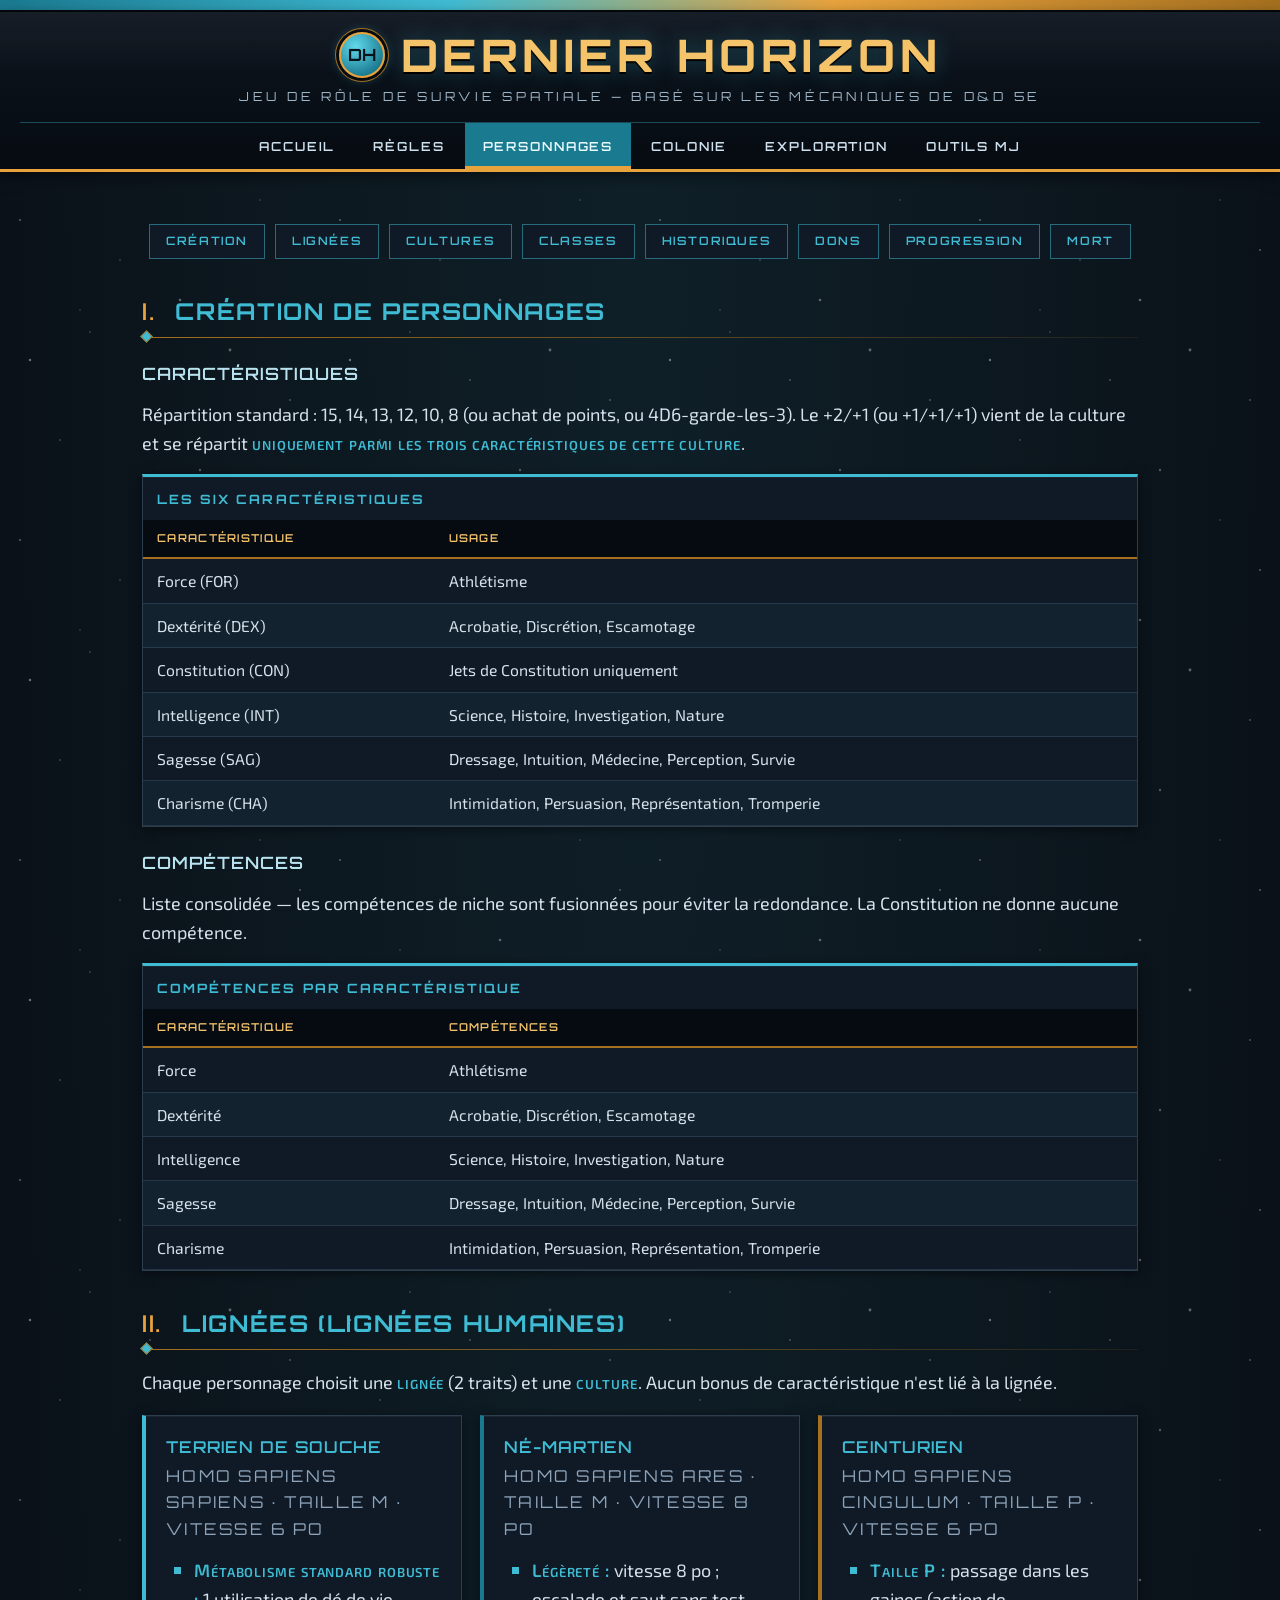
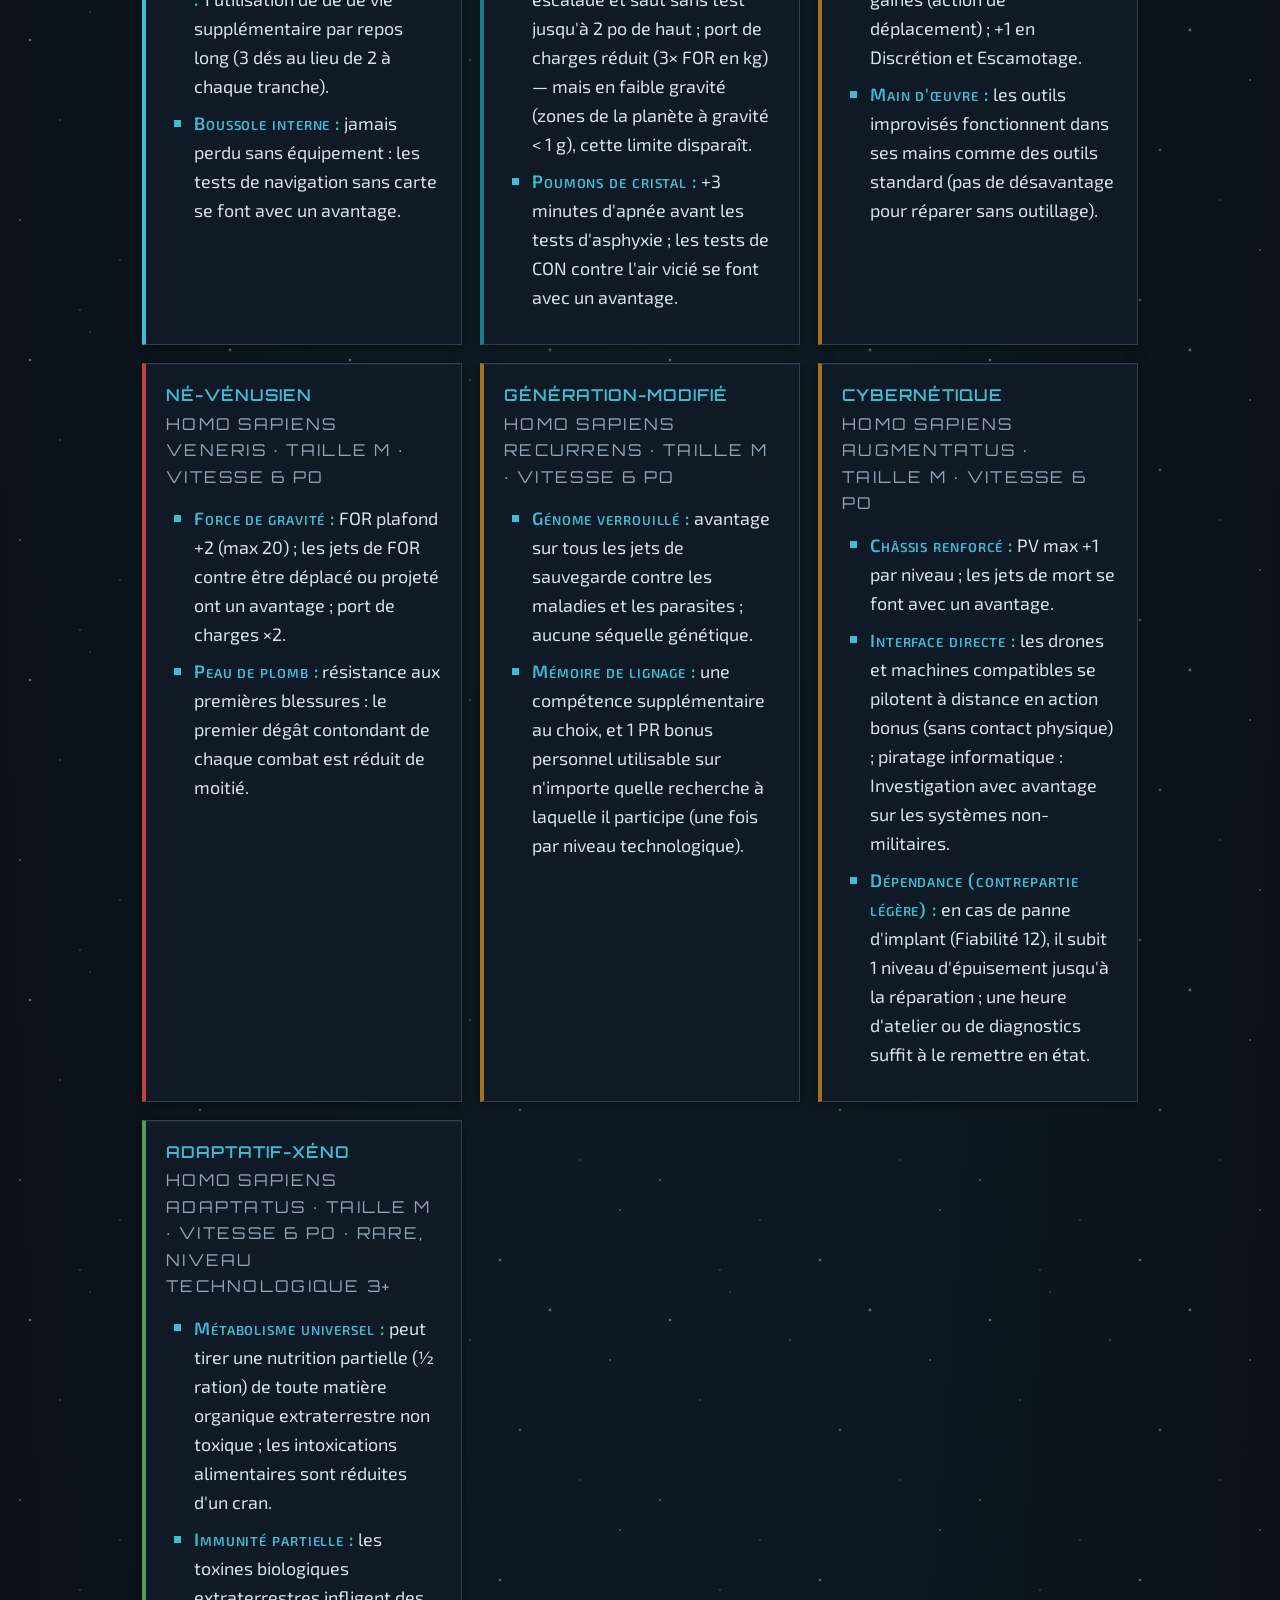
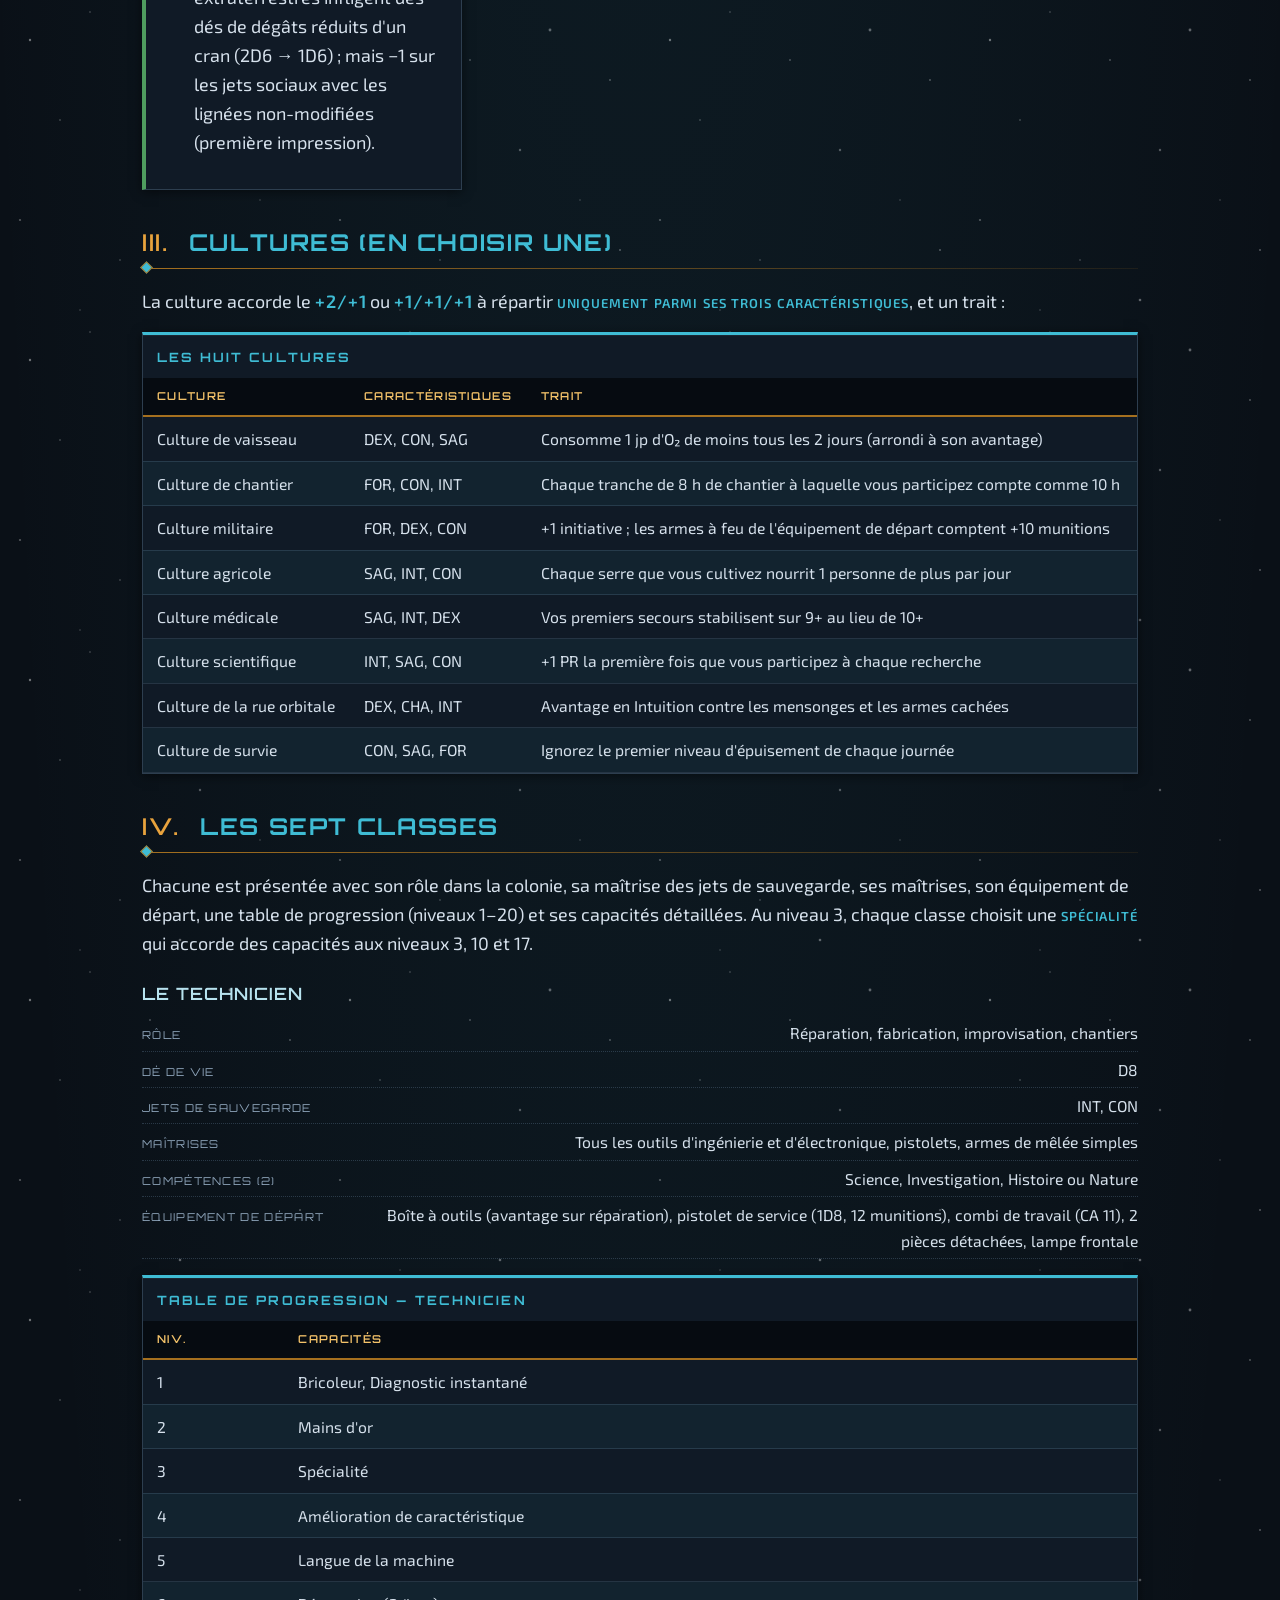
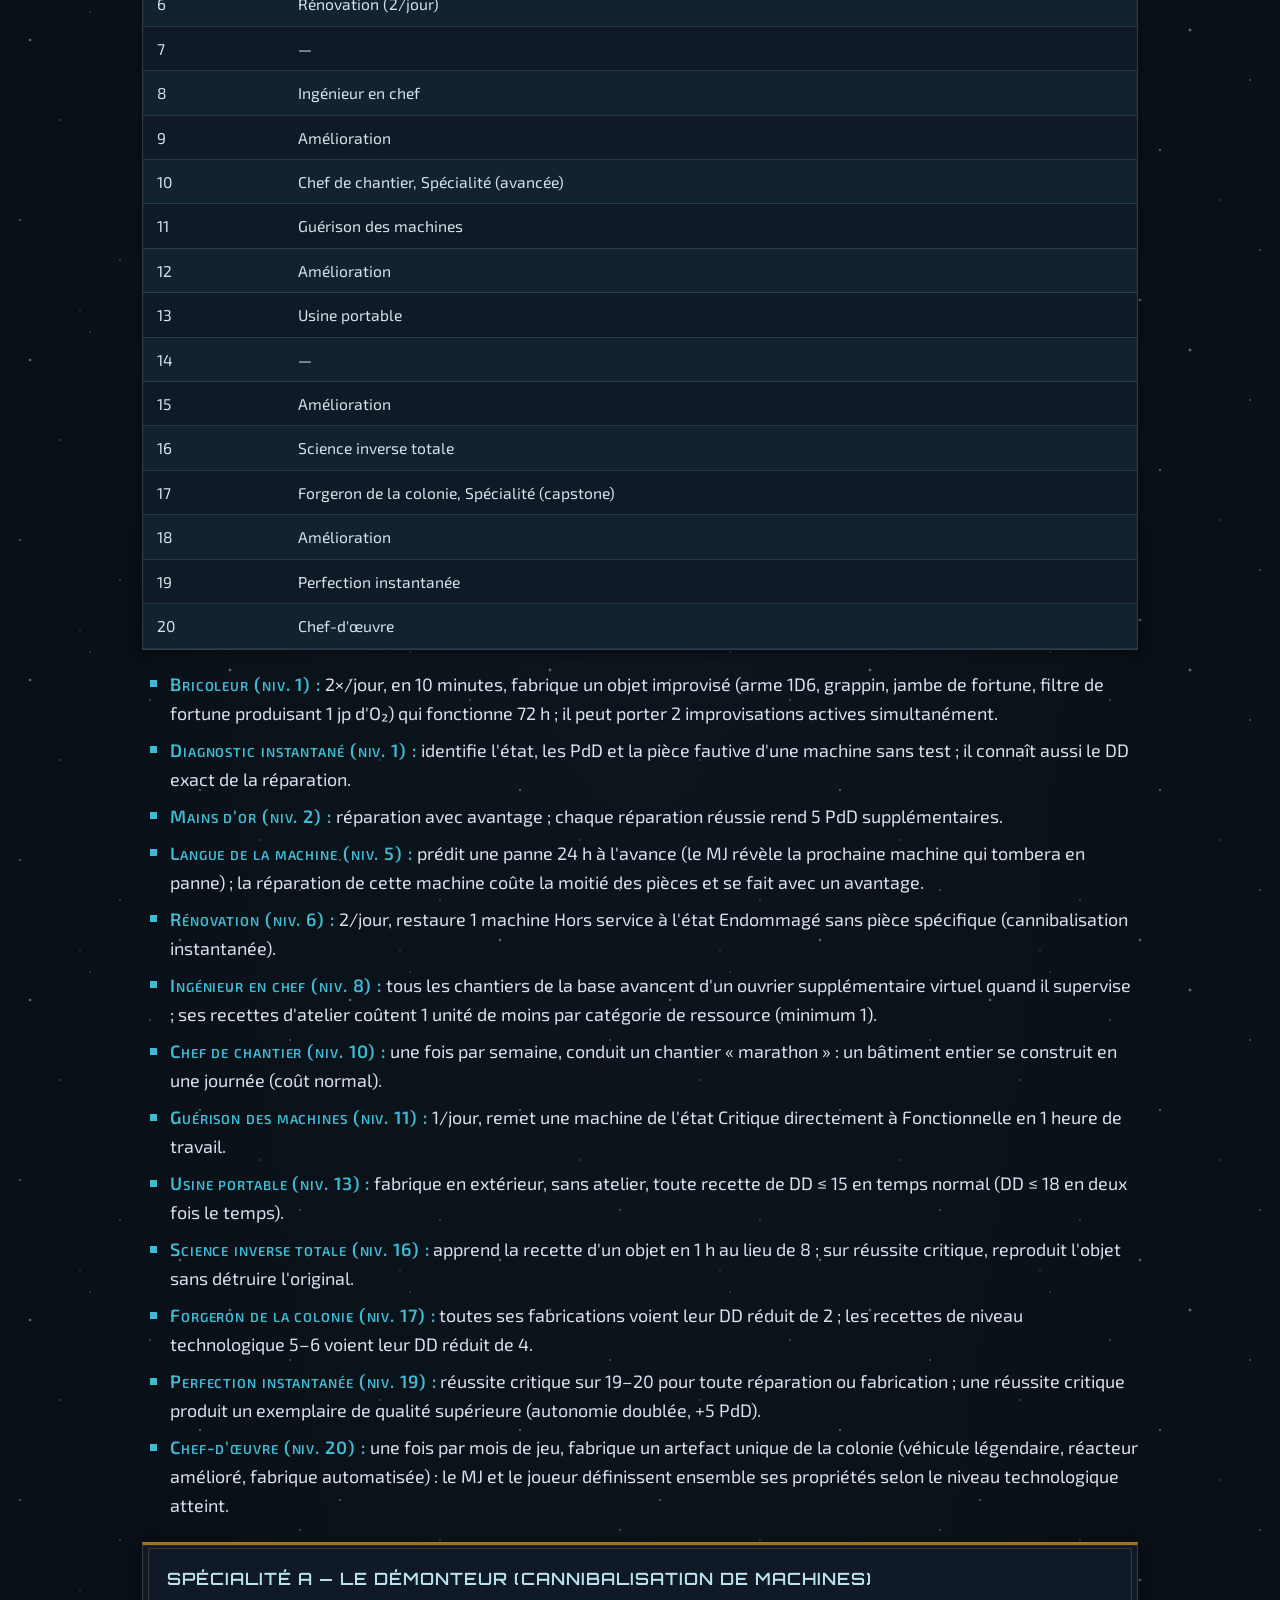
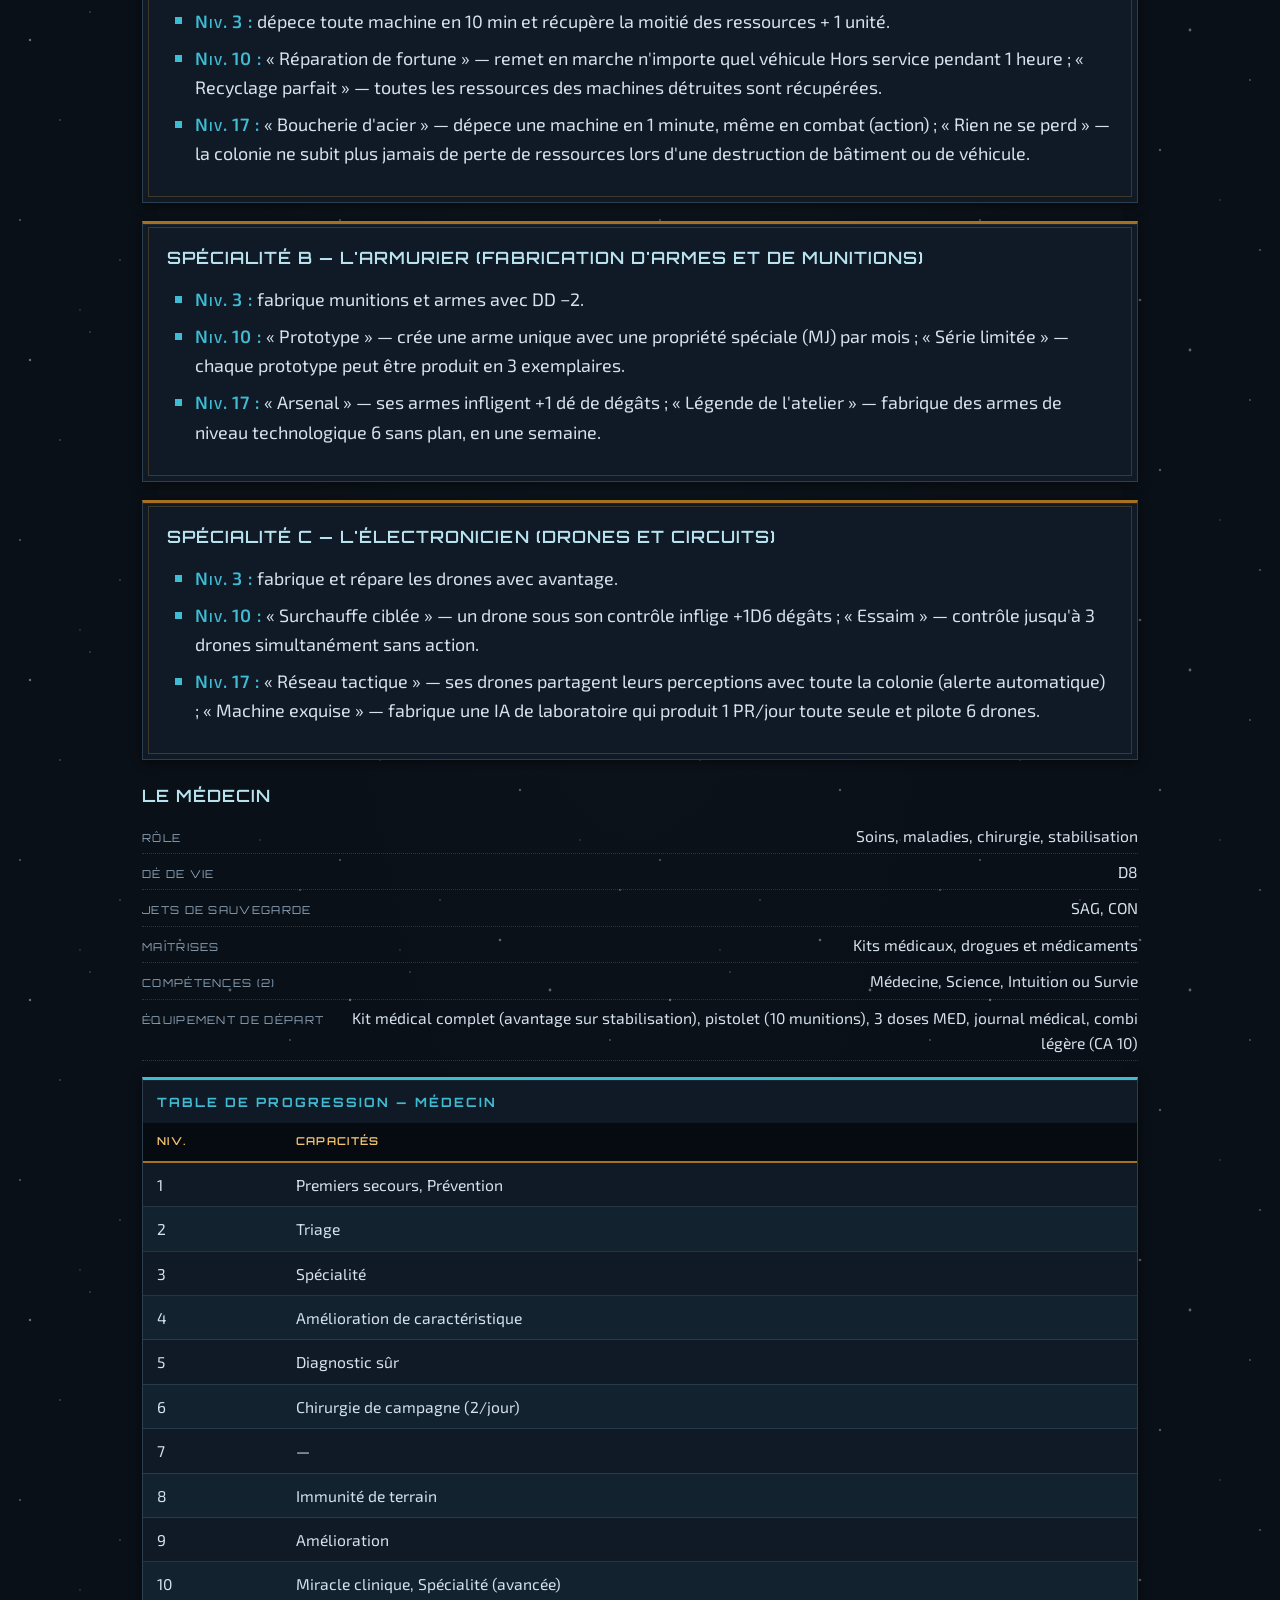
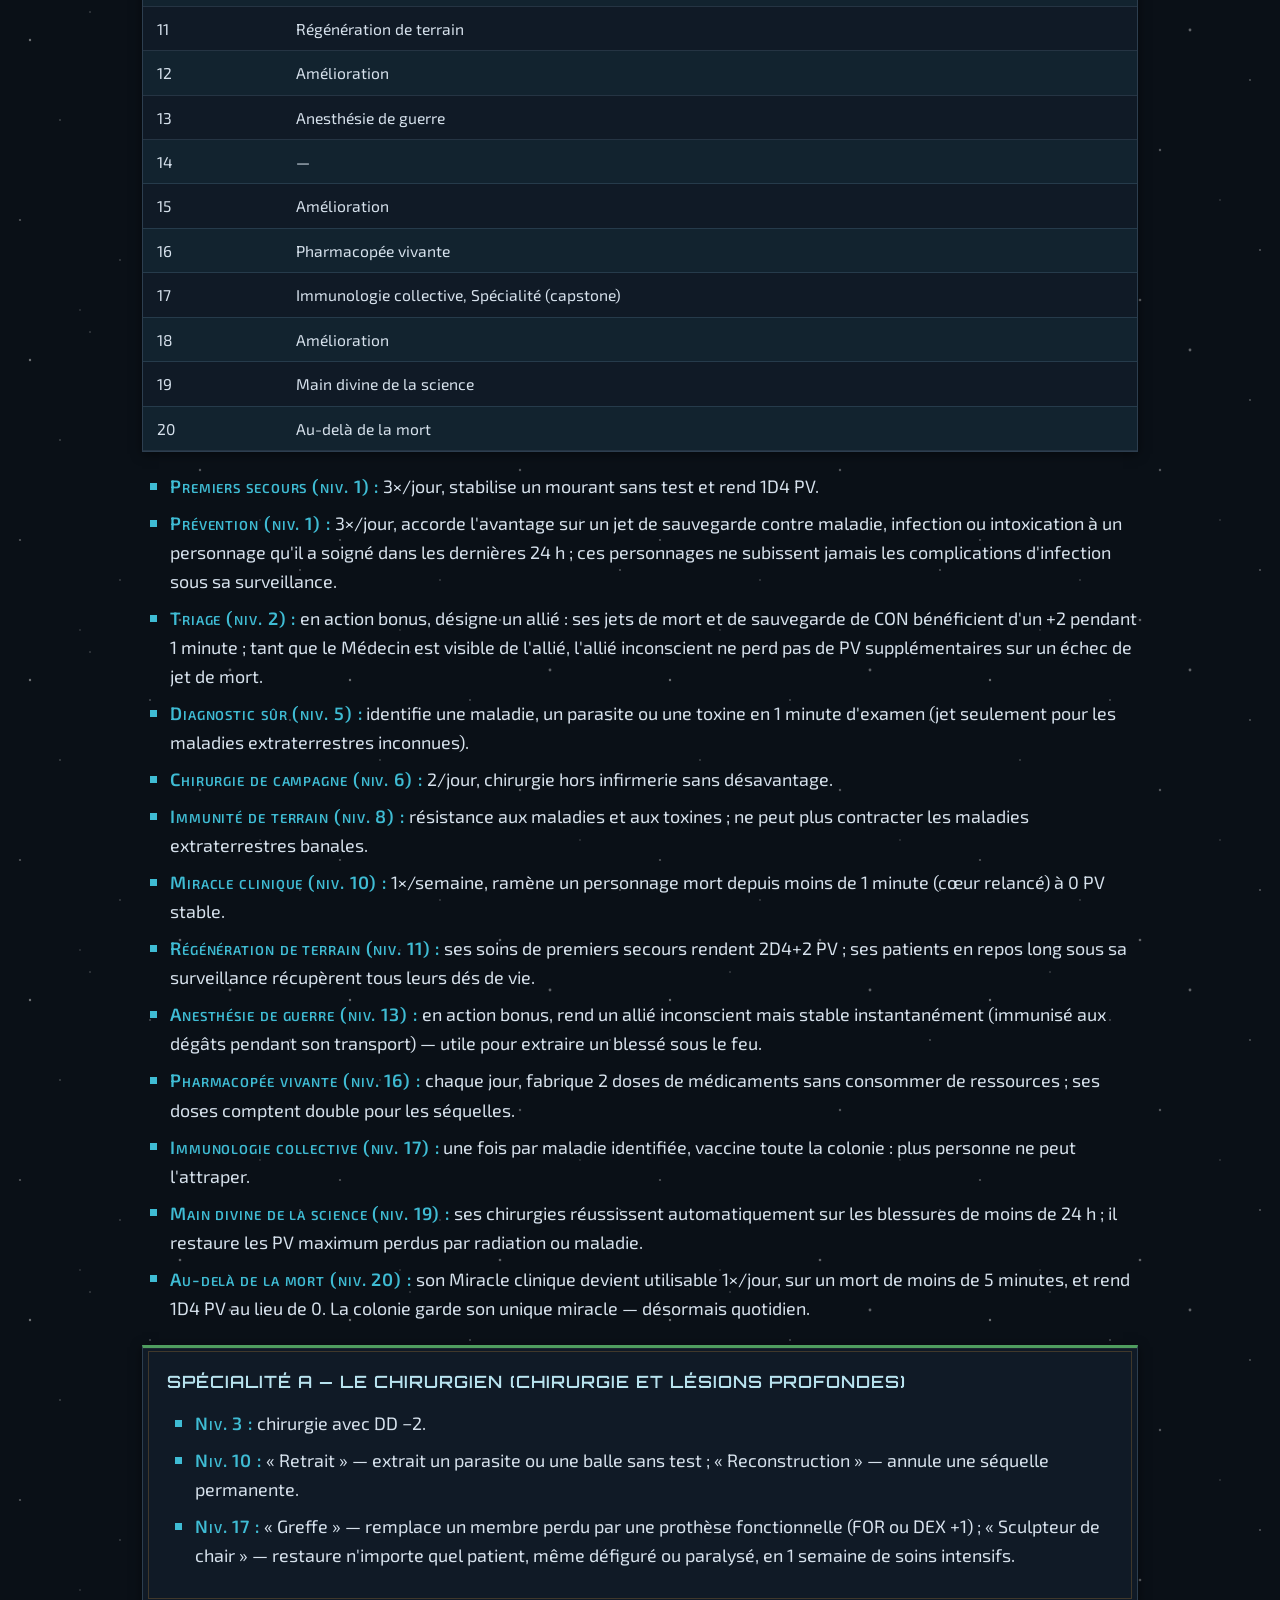
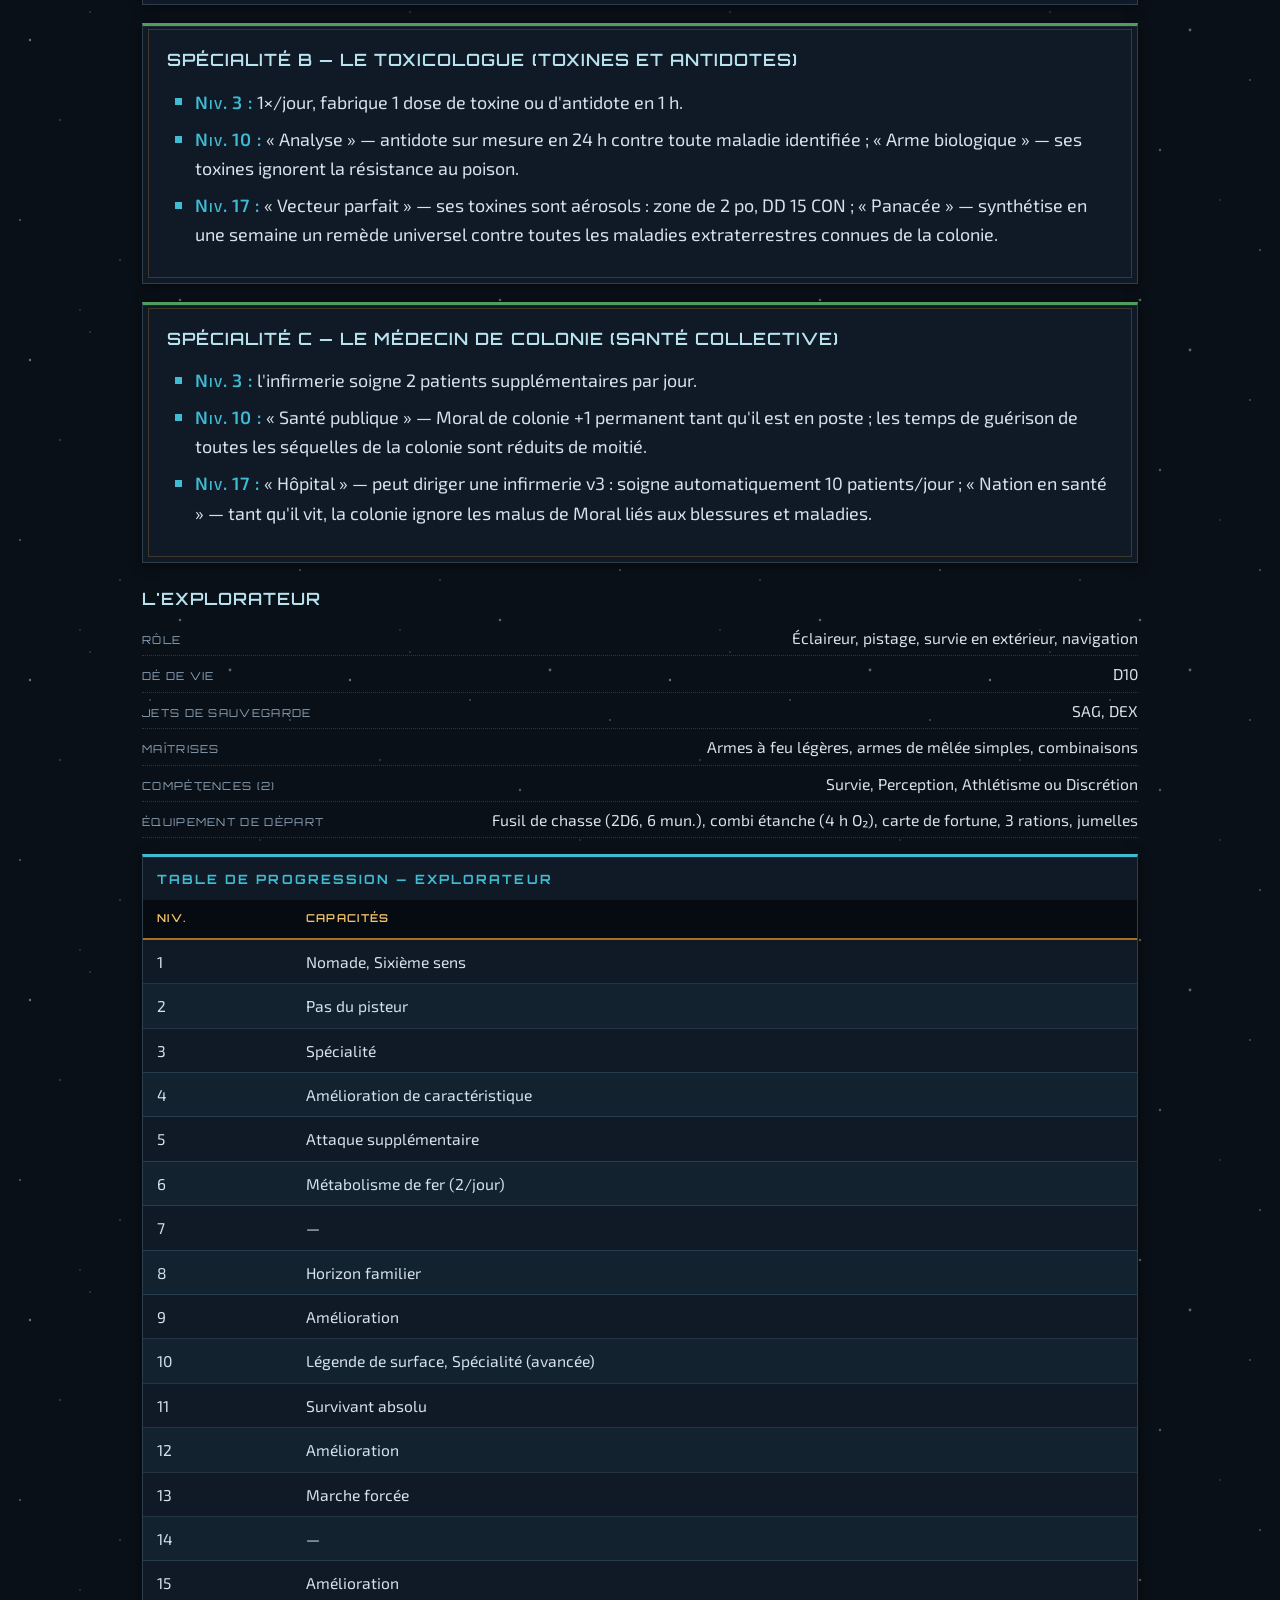
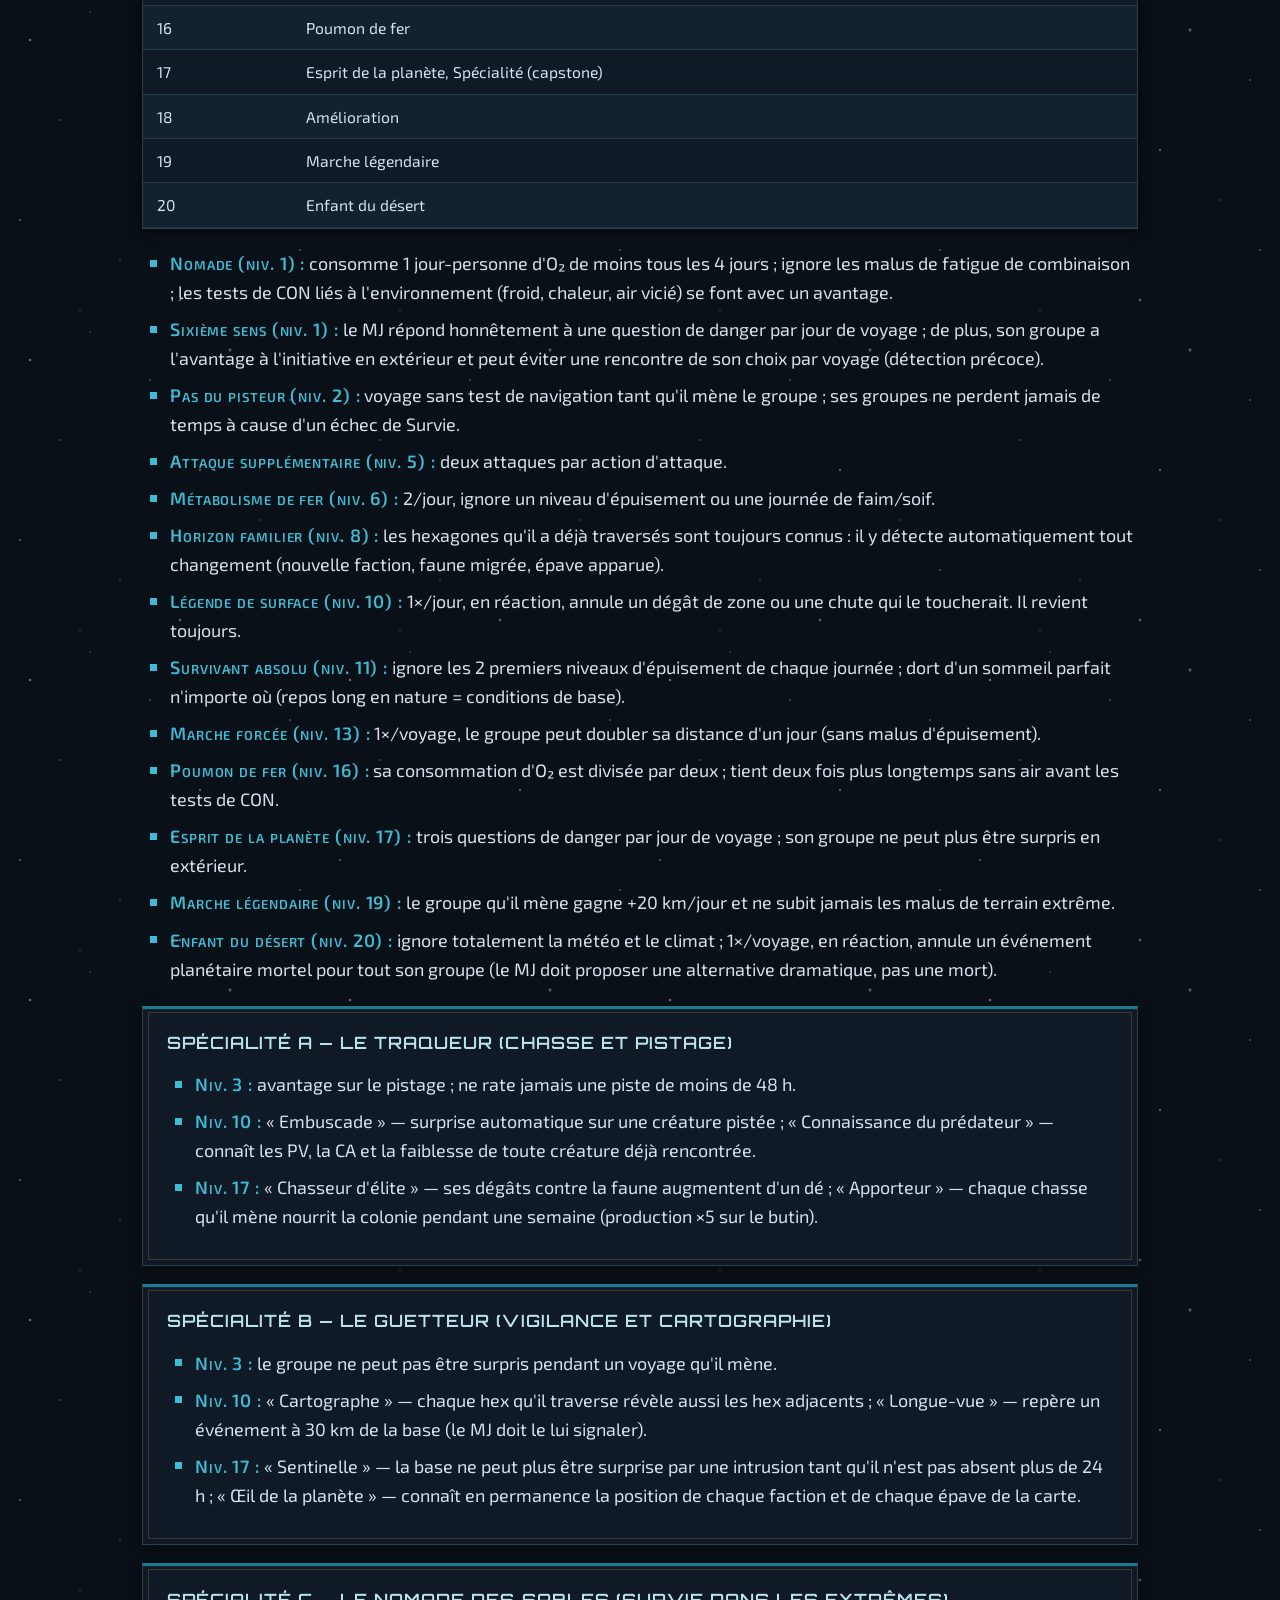
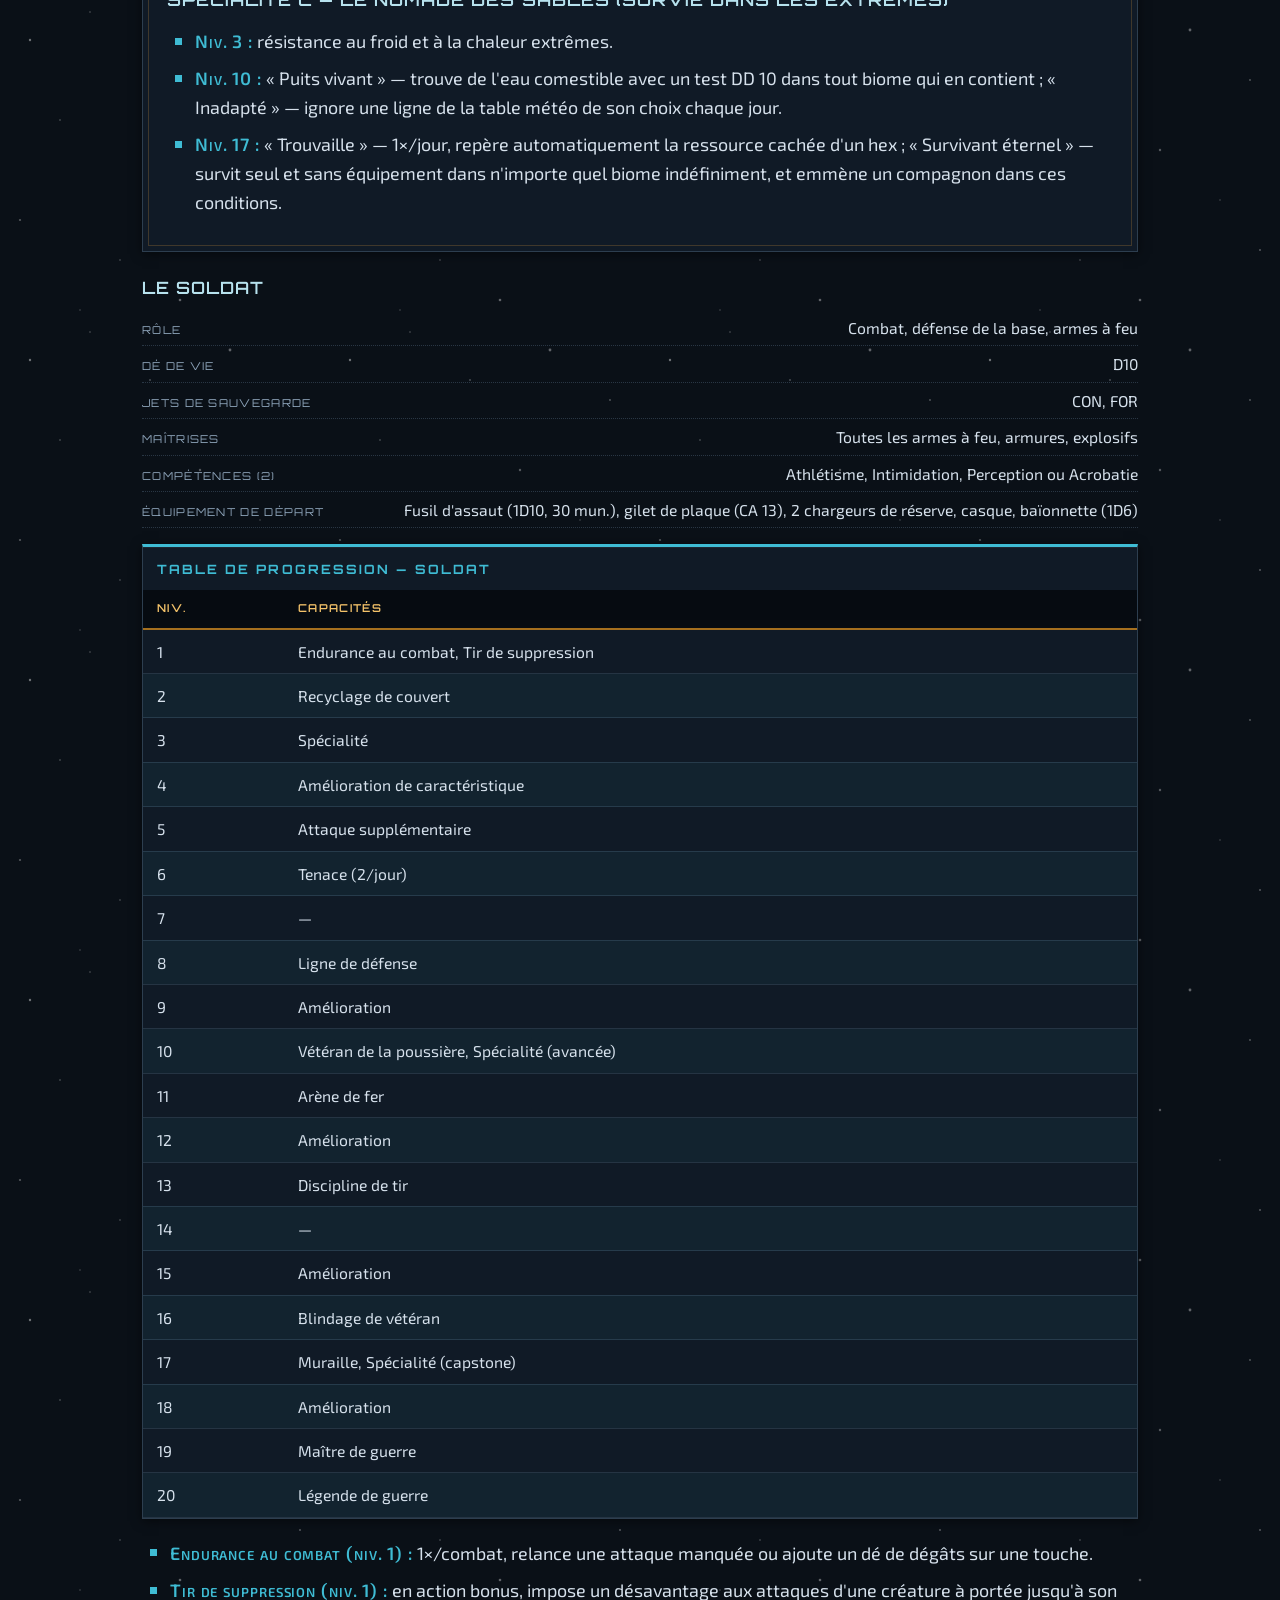
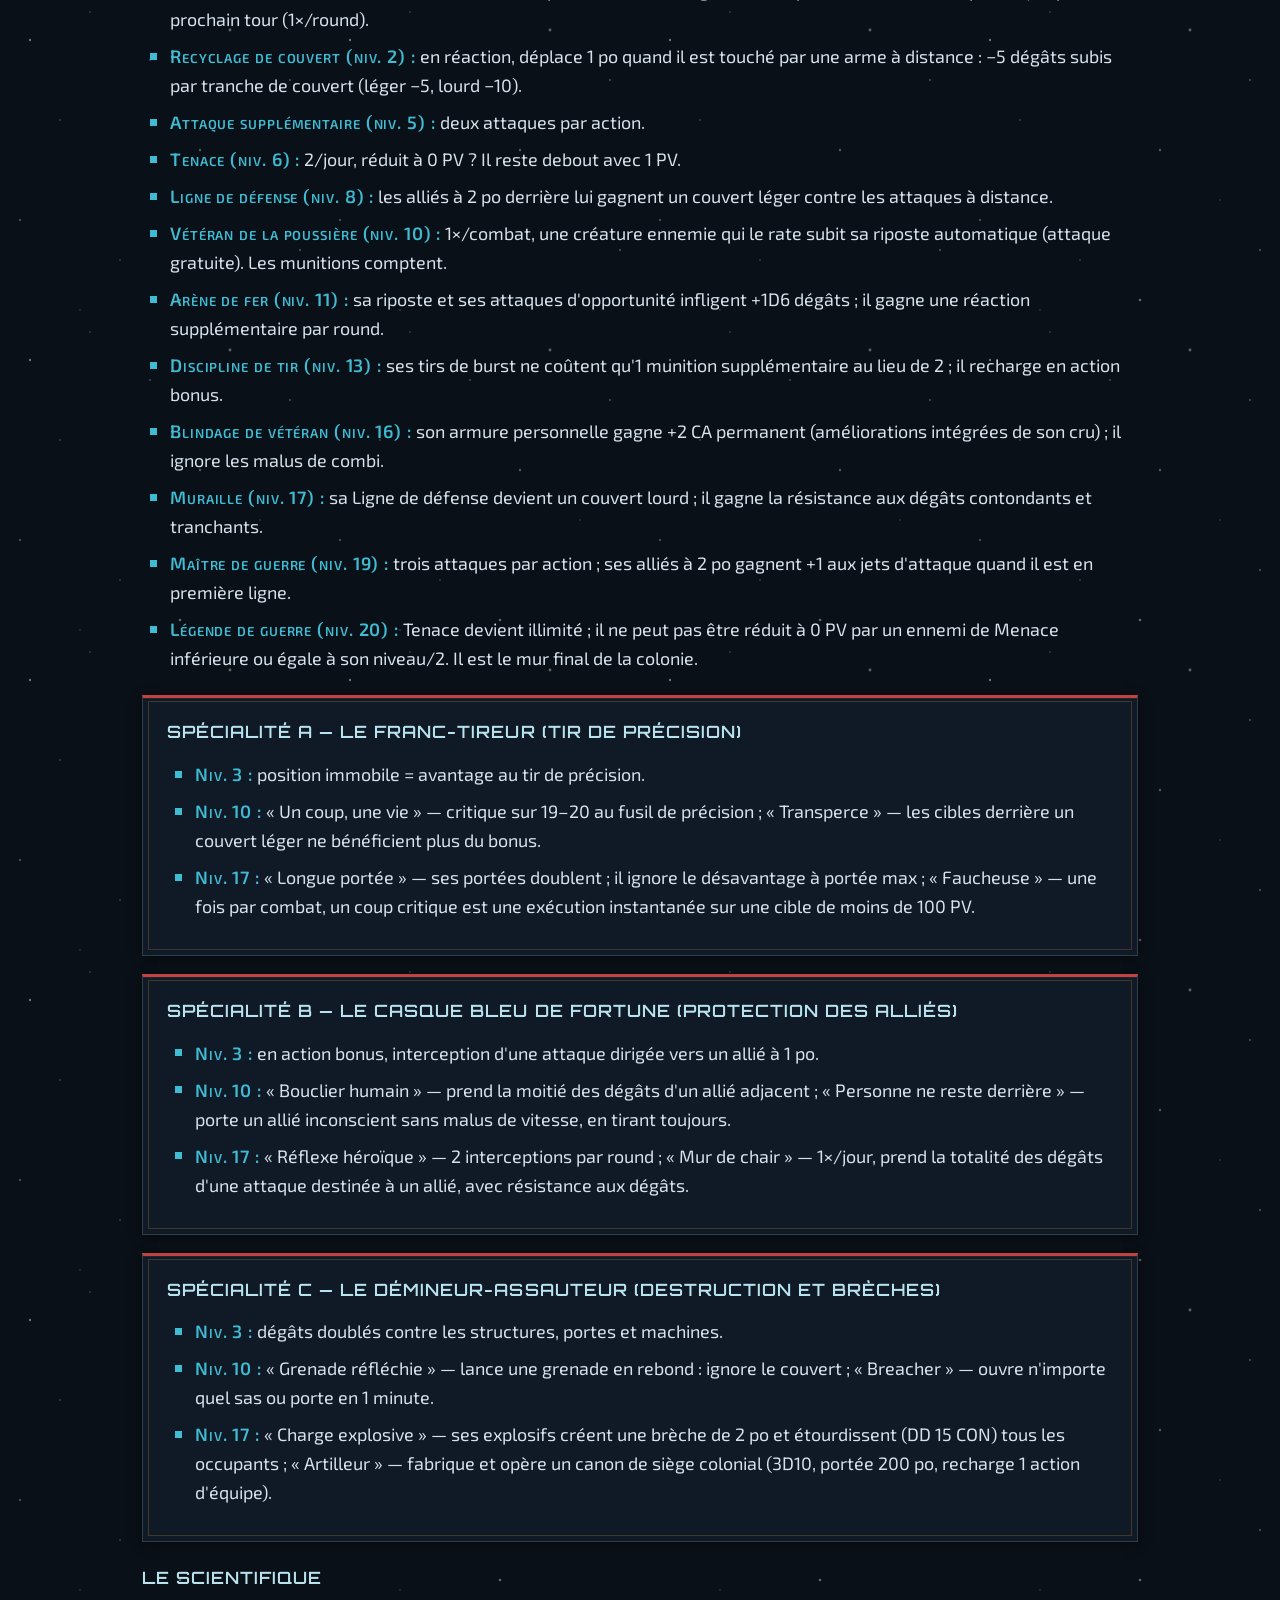
<file: personnages.html>
<!DOCTYPE html>
<html lang="fr">
<head>
    <meta charset="UTF-8">
    <meta name="viewport" content="width=device-width, initial-scale=1.0">
    <meta name="description" content="DERNIER HORIZON — création de personnages : caractéristiques, compétences, 8 lignées humaines, 8 cultures, 7 classes avec tables de progression, historiques, dons, progression et mort définitive.">
    <title>DERNIER HORIZON — Personnages</title>
    <link rel="stylesheet" href="style.css">
    <link rel="icon" type="image/png" href="./favicon.png">
</head>
<body>
    <a class="skip" href="#contenu">Aller au contenu</a>

    <div class="bandeau-haut"></div>

    <header class="site">
        <div class="titre-site">
            <span class="sigille">DH</span>
            <h1>Dernier Horizon</h1>
        </div>
        <div class="sous-titre">Jeu de rôle de survie spatiale — Basé sur les mécaniques de D&D 5e</div>
        <nav class="menu-principal">
            <ul>
                <li><a href="index.html">Accueil</a></li>
                <li><a href="regles.html">Règles</a></li>
                <li><a href="personnages.html" class="actif">Personnages</a></li>
                <li><a href="colonie.html">Colonie</a></li>
                <li><a href="exploration.html">Exploration</a></li>
                <li><a href="mj.html">Outils MJ</a></li>
            </ul>
        </nav>
    </header>

    <main id="contenu">
        <ul class="ancres">
            <li><a href="#creation">Création</a></li>
            <li><a href="#lignees">Lignées</a></li>
            <li><a href="#cultures">Cultures</a></li>
            <li><a href="#classes">Classes</a></li>
            <li><a href="#historiques">Historiques</a></li>
            <li><a href="#dons">Dons</a></li>
            <li><a href="#progression">Progression</a></li>
            <li><a href="#mort">Mort</a></li>
        </ul>

        <section id="creation">
            <h2><span class="num">I.</span> Création de personnages</h2>
            <h3>Caractéristiques</h3>
            <p>Répartition standard : 15, 14, 13, 12, 10, 8 (ou achat de points, ou 4D6-garde-les-3). Le +2/+1 (ou +1/+1/+1) vient de la culture et se répartit <span class="nom">uniquement parmi les trois caractéristiques de cette culture</span>.</p>
            <div class="tableau-wrap">
                <table class="tableau">
                    <caption>Les six caractéristiques</caption>
                    <thead>
                        <tr><th>Caractéristique</th><th>Usage</th></tr>
                    </thead>
                    <tbody>
                        <tr><td>Force (FOR)</td><td>Athlétisme</td></tr>
                        <tr><td>Dextérité (DEX)</td><td>Acrobatie, Discrétion, Escamotage</td></tr>
                        <tr><td>Constitution (CON)</td><td>Jets de Constitution uniquement</td></tr>
                        <tr><td>Intelligence (INT)</td><td>Science, Histoire, Investigation, Nature</td></tr>
                        <tr><td>Sagesse (SAG)</td><td>Dressage, Intuition, Médecine, Perception, Survie</td></tr>
                        <tr><td>Charisme (CHA)</td><td>Intimidation, Persuasion, Représentation, Tromperie</td></tr>
                    </tbody>
                </table>
            </div>

            <h3>Compétences</h3>
            <p>Liste consolidée — les compétences de niche sont fusionnées pour éviter la redondance. La Constitution ne donne aucune compétence.</p>
            <div class="tableau-wrap">
                <table class="tableau">
                    <caption>Compétences par caractéristique</caption>
                    <thead>
                        <tr><th>Caractéristique</th><th>Compétences</th></tr>
                    </thead>
                    <tbody>
                        <tr><td>Force</td><td>Athlétisme</td></tr>
                        <tr><td>Dextérité</td><td>Acrobatie, Discrétion, Escamotage</td></tr>
                        <tr><td>Intelligence</td><td>Science, Histoire, Investigation, Nature</td></tr>
                        <tr><td>Sagesse</td><td>Dressage, Intuition, Médecine, Perception, Survie</td></tr>
                        <tr><td>Charisme</td><td>Intimidation, Persuasion, Représentation, Tromperie</td></tr>
                    </tbody>
                </table>
            </div>
        </section>

        <section id="lignees">
            <h2><span class="num">II.</span> Lignées (lignées humaines)</h2>
            <p>Chaque personnage choisit une <span class="nom">lignée</span> (2 traits) et une <span class="nom">culture</span>. Aucun bonus de caractéristique n'est lié à la lignée.</p>
            <div class="grille">
                <div class="carte">
                    <h3>Terrien de souche</h3>
                    <p class="metier">Homo sapiens sapiens · Taille M · Vitesse 6 po</p>
                    <ul class="puces">
                        <li><span class="nom">Métabolisme standard robuste :</span> 1 utilisation de dé de vie supplémentaire par repos long (3 dés au lieu de 2 à chaque tranche).</li>
                        <li><span class="nom">Boussole interne :</span> jamais perdu sans équipement : les tests de navigation sans carte se font avec un avantage.</li>
                    </ul>
                </div>
                <div class="carte o2">
                    <h3>Né-Martien</h3>
                    <p class="metier">Homo sapiens ares · Taille M · Vitesse 8 po</p>
                    <ul class="puces">
                        <li><span class="nom">Légèreté :</span> vitesse 8 po ; escalade et saut sans test jusqu'à 2 po de haut ; port de charges réduit (3× FOR en kg) — mais en faible gravité (zones de la planète à gravité &lt; 1 g), cette limite disparaît.</li>
                        <li><span class="nom">Poumons de cristal :</span> +3 minutes d'apnée avant les tests d'asphyxie ; les tests de CON contre l'air vicié se font avec un avantage.</li>
                    </ul>
                </div>
                <div class="carte tech">
                    <h3>Ceinturien</h3>
                    <p class="metier">Homo sapiens cingulum · Taille P · Vitesse 6 po</p>
                    <ul class="puces">
                        <li><span class="nom">Taille P :</span> passage dans les gaines (action de déplacement) ; +1 en Discrétion et Escamotage.</li>
                        <li><span class="nom">Main d'œuvre :</span> les outils improvisés fonctionnent dans ses mains comme des outils standard (pas de désavantage pour réparer sans outillage).</li>
                    </ul>
                </div>
                <div class="carte danger">
                    <h3>Né-Vénusien</h3>
                    <p class="metier">Homo sapiens veneris · Taille M · Vitesse 6 po</p>
                    <ul class="puces">
                        <li><span class="nom">Force de gravité :</span> FOR plafond +2 (max 20) ; les jets de FOR contre être déplacé ou projeté ont un avantage ; port de charges ×2.</li>
                        <li><span class="nom">Peau de plomb :</span> résistance aux premières blessures : le premier dégât contondant de chaque combat est réduit de moitié.</li>
                    </ul>
                </div>
                <div class="carte tech">
                    <h3>Génération-Modifié</h3>
                    <p class="metier">Homo sapiens recurrens · Taille M · Vitesse 6 po</p>
                    <ul class="puces">
                        <li><span class="nom">Génome verrouillé :</span> avantage sur tous les jets de sauvegarde contre les maladies et les parasites ; aucune séquelle génétique.</li>
                        <li><span class="nom">Mémoire de lignage :</span> une compétence supplémentaire au choix, et 1 PR bonus personnel utilisable sur n'importe quelle recherche à laquelle il participe (une fois par niveau technologique).</li>
                    </ul>
                </div>
                <div class="carte tech">
                    <h3>Cybernétique</h3>
                    <p class="metier">Homo sapiens augmentatus · Taille M · Vitesse 6 po</p>
                    <ul class="puces">
                        <li><span class="nom">Châssis renforcé :</span> PV max +1 par niveau ; les jets de mort se font avec un avantage.</li>
                        <li><span class="nom">Interface directe :</span> les drones et machines compatibles se pilotent à distance en action bonus (sans contact physique) ; piratage informatique : Investigation avec avantage sur les systèmes non-militaires.</li>
                        <li><span class="nom">Dépendance (contrepartie légère) :</span> en cas de panne d'implant (Fiabilité 12), il subit 1 niveau d'épuisement jusqu'à la réparation ; une heure d'atelier ou de diagnostics suffit à le remettre en état.</li>
                    </ul>
                </div>
                <div class="carte bio">
                    <h3>Adaptatif-xéno</h3>
                    <p class="metier">Homo sapiens adaptatus · Taille M · Vitesse 6 po · Rare, niveau technologique 3+</p>
                    <ul class="puces">
                        <li><span class="nom">Métabolisme universel :</span> peut tirer une nutrition partielle (½ ration) de toute matière organique extraterrestre non toxique ; les intoxications alimentaires sont réduites d'un cran.</li>
                        <li><span class="nom">Immunité partielle :</span> les toxines biologiques extraterrestres infligent des dés de dégâts réduits d'un cran (2D6 → 1D6) ; mais −1 sur les jets sociaux avec les lignées non-modifiées (première impression).</li>
                    </ul>
                </div>
            </div>
        </section>

        <section id="cultures">
            <h2><span class="num">III.</span> Cultures (en choisir une)</h2>
            <p>La culture accorde le <span class="nom">+2/+1</span> ou <span class="nom">+1/+1/+1</span> à répartir <span class="nom">uniquement parmi ses trois caractéristiques</span>, et un trait :</p>
            <div class="tableau-wrap">
                <table class="tableau large">
                    <caption>Les huit cultures</caption>
                    <thead>
                        <tr><th>Culture</th><th>Caractéristiques</th><th>Trait</th></tr>
                    </thead>
                    <tbody>
                        <tr><td>Culture de vaisseau</td><td>DEX, CON, SAG</td><td>Consomme 1 jp d'O₂ de moins tous les 2 jours (arrondi à son avantage)</td></tr>
                        <tr><td>Culture de chantier</td><td>FOR, CON, INT</td><td>Chaque tranche de 8 h de chantier à laquelle vous participez compte comme 10 h</td></tr>
                        <tr><td>Culture militaire</td><td>FOR, DEX, CON</td><td>+1 initiative ; les armes à feu de l'équipement de départ comptent +10 munitions</td></tr>
                        <tr><td>Culture agricole</td><td>SAG, INT, CON</td><td>Chaque serre que vous cultivez nourrit 1 personne de plus par jour</td></tr>
                        <tr><td>Culture médicale</td><td>SAG, INT, DEX</td><td>Vos premiers secours stabilisent sur 9+ au lieu de 10+</td></tr>
                        <tr><td>Culture scientifique</td><td>INT, SAG, CON</td><td>+1 PR la première fois que vous participez à chaque recherche</td></tr>
                        <tr><td>Culture de la rue orbitale</td><td>DEX, CHA, INT</td><td>Avantage en Intuition contre les mensonges et les armes cachées</td></tr>
                        <tr><td>Culture de survie</td><td>CON, SAG, FOR</td><td>Ignorez le premier niveau d'épuisement de chaque journée</td></tr>
                    </tbody>
                </table>
            </div>
        </section>

        <section id="classes">
            <h2><span class="num">IV.</span> Les sept classes</h2>
            <p>Chacune est présentée avec son rôle dans la colonie, sa maîtrise des jets de sauvegarde, ses maîtrises, son équipement de départ, une table de progression (niveaux 1–20) et ses capacités détaillées. Au niveau 3, chaque classe choisit une <span class="nom">spécialité</span> qui accorde des capacités aux niveaux 3, 10 et 17.</p>

            <h3>Le Technicien</h3>
            <div class="fiche-tech">
                <div class="ligne"><span class="cle">Rôle</span><span class="val">Réparation, fabrication, improvisation, chantiers</span></div>
                <div class="ligne"><span class="cle">Dé de vie</span><span class="val">D8</span></div>
                <div class="ligne"><span class="cle">Jets de sauvegarde</span><span class="val">INT, CON</span></div>
                <div class="ligne"><span class="cle">Maîtrises</span><span class="val">Tous les outils d'ingénierie et d'électronique, pistolets, armes de mêlée simples</span></div>
                <div class="ligne"><span class="cle">Compétences (2)</span><span class="val">Science, Investigation, Histoire ou Nature</span></div>
                <div class="ligne"><span class="cle">Équipement de départ</span><span class="val">Boîte à outils (avantage sur réparation), pistolet de service (1D8, 12 munitions), combi de travail (CA 11), 2 pièces détachées, lampe frontale</span></div>
            </div>
            <div class="tableau-wrap">
                <table class="tableau">
                    <caption>Table de progression — Technicien</caption>
                    <thead>
                        <tr><th>Niv.</th><th>Capacités</th></tr>
                    </thead>
                    <tbody>
                        <tr><td>1</td><td>Bricoleur, Diagnostic instantané</td></tr>
                        <tr><td>2</td><td>Mains d'or</td></tr>
                        <tr><td>3</td><td>Spécialité</td></tr>
                        <tr><td>4</td><td>Amélioration de caractéristique</td></tr>
                        <tr><td>5</td><td>Langue de la machine</td></tr>
                        <tr><td>6</td><td>Rénovation (2/jour)</td></tr>
                        <tr><td>7</td><td>—</td></tr>
                        <tr><td>8</td><td>Ingénieur en chef</td></tr>
                        <tr><td>9</td><td>Amélioration</td></tr>
                        <tr><td>10</td><td>Chef de chantier, Spécialité (avancée)</td></tr>
                        <tr><td>11</td><td>Guérison des machines</td></tr>
                        <tr><td>12</td><td>Amélioration</td></tr>
                        <tr><td>13</td><td>Usine portable</td></tr>
                        <tr><td>14</td><td>—</td></tr>
                        <tr><td>15</td><td>Amélioration</td></tr>
                        <tr><td>16</td><td>Science inverse totale</td></tr>
                        <tr><td>17</td><td>Forgeron de la colonie, Spécialité (capstone)</td></tr>
                        <tr><td>18</td><td>Amélioration</td></tr>
                        <tr><td>19</td><td>Perfection instantanée</td></tr>
                        <tr><td>20</td><td>Chef-d'œuvre</td></tr>
                    </tbody>
                </table>
            </div>
            <ul class="puces">
                <li><span class="nom">Bricoleur (niv. 1) :</span> 2×/jour, en 10 minutes, fabrique un objet improvisé (arme 1D6, grappin, jambe de fortune, filtre de fortune produisant 1 jp d'O₂) qui fonctionne 72 h ; il peut porter 2 improvisations actives simultanément.</li>
                <li><span class="nom">Diagnostic instantané (niv. 1) :</span> identifie l'état, les PdD et la pièce fautive d'une machine sans test ; il connaît aussi le DD exact de la réparation.</li>
                <li><span class="nom">Mains d'or (niv. 2) :</span> réparation avec avantage ; chaque réparation réussie rend 5 PdD supplémentaires.</li>
                <li><span class="nom">Langue de la machine (niv. 5) :</span> prédit une panne 24 h à l'avance (le MJ révèle la prochaine machine qui tombera en panne) ; la réparation de cette machine coûte la moitié des pièces et se fait avec un avantage.</li>
                <li><span class="nom">Rénovation (niv. 6) :</span> 2/jour, restaure 1 machine Hors service à l'état Endommagé sans pièce spécifique (cannibalisation instantanée).</li>
                <li><span class="nom">Ingénieur en chef (niv. 8) :</span> tous les chantiers de la base avancent d'un ouvrier supplémentaire virtuel quand il supervise ; ses recettes d'atelier coûtent 1 unité de moins par catégorie de ressource (minimum 1).</li>
                <li><span class="nom">Chef de chantier (niv. 10) :</span> une fois par semaine, conduit un chantier « marathon » : un bâtiment entier se construit en une journée (coût normal).</li>
                <li><span class="nom">Guérison des machines (niv. 11) :</span> 1/jour, remet une machine de l'état Critique directement à Fonctionnelle en 1 heure de travail.</li>
                <li><span class="nom">Usine portable (niv. 13) :</span> fabrique en extérieur, sans atelier, toute recette de DD ≤ 15 en temps normal (DD ≤ 18 en deux fois le temps).</li>
                <li><span class="nom">Science inverse totale (niv. 16) :</span> apprend la recette d'un objet en 1 h au lieu de 8 ; sur réussite critique, reproduit l'objet sans détruire l'original.</li>
                <li><span class="nom">Forgeron de la colonie (niv. 17) :</span> toutes ses fabrications voient leur DD réduit de 2 ; les recettes de niveau technologique 5–6 voient leur DD réduit de 4.</li>
                <li><span class="nom">Perfection instantanée (niv. 19) :</span> réussite critique sur 19–20 pour toute réparation ou fabrication ; une réussite critique produit un exemplaire de qualité supérieure (autonomie doublée, +5 PdD).</li>
                <li><span class="nom">Chef-d'œuvre (niv. 20) :</span> une fois par mois de jeu, fabrique un artefact unique de la colonie (véhicule légendaire, réacteur amélioré, fabrique automatisée) : le MJ et le joueur définissent ensemble ses propriétés selon le niveau technologique atteint.</li>
            </ul>
            <div class="panier energie">
                <h3>Spécialité A — Le Démonteur (cannibalisation de machines)</h3>
                <ul class="puces">
                    <li><span class="nom">Niv. 3 :</span> dépece toute machine en 10 min et récupère la moitié des ressources + 1 unité.</li>
                    <li><span class="nom">Niv. 10 :</span> « Réparation de fortune » — remet en marche n'importe quel véhicule Hors service pendant 1 heure ; « Recyclage parfait » — toutes les ressources des machines détruites sont récupérées.</li>
                    <li><span class="nom">Niv. 17 :</span> « Boucherie d'acier » — dépece une machine en 1 minute, même en combat (action) ; « Rien ne se perd » — la colonie ne subit plus jamais de perte de ressources lors d'une destruction de bâtiment ou de véhicule.</li>
                </ul>
            </div>
            <div class="panier energie">
                <h3>Spécialité B — L'Armurier (fabrication d'armes et de munitions)</h3>
                <ul class="puces">
                    <li><span class="nom">Niv. 3 :</span> fabrique munitions et armes avec DD −2.</li>
                    <li><span class="nom">Niv. 10 :</span> « Prototype » — crée une arme unique avec une propriété spéciale (MJ) par mois ; « Série limitée » — chaque prototype peut être produit en 3 exemplaires.</li>
                    <li><span class="nom">Niv. 17 :</span> « Arsenal » — ses armes infligent +1 dé de dégâts ; « Légende de l'atelier » — fabrique des armes de niveau technologique 6 sans plan, en une semaine.</li>
                </ul>
            </div>
            <div class="panier energie">
                <h3>Spécialité C — L'Électronicien (drones et circuits)</h3>
                <ul class="puces">
                    <li><span class="nom">Niv. 3 :</span> fabrique et répare les drones avec avantage.</li>
                    <li><span class="nom">Niv. 10 :</span> « Surchauffe ciblée » — un drone sous son contrôle inflige +1D6 dégâts ; « Essaim » — contrôle jusqu'à 3 drones simultanément sans action.</li>
                    <li><span class="nom">Niv. 17 :</span> « Réseau tactique » — ses drones partagent leurs perceptions avec toute la colonie (alerte automatique) ; « Machine exquise » — fabrique une IA de laboratoire qui produit 1 PR/jour toute seule et pilote 6 drones.</li>
                </ul>
            </div>

            <h3>Le Médecin</h3>
            <div class="fiche-tech">
                <div class="ligne"><span class="cle">Rôle</span><span class="val">Soins, maladies, chirurgie, stabilisation</span></div>
                <div class="ligne"><span class="cle">Dé de vie</span><span class="val">D8</span></div>
                <div class="ligne"><span class="cle">Jets de sauvegarde</span><span class="val">SAG, CON</span></div>
                <div class="ligne"><span class="cle">Maîtrises</span><span class="val">Kits médicaux, drogues et médicaments</span></div>
                <div class="ligne"><span class="cle">Compétences (2)</span><span class="val">Médecine, Science, Intuition ou Survie</span></div>
                <div class="ligne"><span class="cle">Équipement de départ</span><span class="val">Kit médical complet (avantage sur stabilisation), pistolet (10 munitions), 3 doses MED, journal médical, combi légère (CA 10)</span></div>
            </div>
            <div class="tableau-wrap">
                <table class="tableau">
                    <caption>Table de progression — Médecin</caption>
                    <thead>
                        <tr><th>Niv.</th><th>Capacités</th></tr>
                    </thead>
                    <tbody>
                        <tr><td>1</td><td>Premiers secours, Prévention</td></tr>
                        <tr><td>2</td><td>Triage</td></tr>
                        <tr><td>3</td><td>Spécialité</td></tr>
                        <tr><td>4</td><td>Amélioration de caractéristique</td></tr>
                        <tr><td>5</td><td>Diagnostic sûr</td></tr>
                        <tr><td>6</td><td>Chirurgie de campagne (2/jour)</td></tr>
                        <tr><td>7</td><td>—</td></tr>
                        <tr><td>8</td><td>Immunité de terrain</td></tr>
                        <tr><td>9</td><td>Amélioration</td></tr>
                        <tr><td>10</td><td>Miracle clinique, Spécialité (avancée)</td></tr>
                        <tr><td>11</td><td>Régénération de terrain</td></tr>
                        <tr><td>12</td><td>Amélioration</td></tr>
                        <tr><td>13</td><td>Anesthésie de guerre</td></tr>
                        <tr><td>14</td><td>—</td></tr>
                        <tr><td>15</td><td>Amélioration</td></tr>
                        <tr><td>16</td><td>Pharmacopée vivante</td></tr>
                        <tr><td>17</td><td>Immunologie collective, Spécialité (capstone)</td></tr>
                        <tr><td>18</td><td>Amélioration</td></tr>
                        <tr><td>19</td><td>Main divine de la science</td></tr>
                        <tr><td>20</td><td>Au-delà de la mort</td></tr>
                    </tbody>
                </table>
            </div>
            <ul class="puces">
                <li><span class="nom">Premiers secours (niv. 1) :</span> 3×/jour, stabilise un mourant sans test et rend 1D4 PV.</li>
                <li><span class="nom">Prévention (niv. 1) :</span> 3×/jour, accorde l'avantage sur un jet de sauvegarde contre maladie, infection ou intoxication à un personnage qu'il a soigné dans les dernières 24 h ; ces personnages ne subissent jamais les complications d'infection sous sa surveillance.</li>
                <li><span class="nom">Triage (niv. 2) :</span> en action bonus, désigne un allié : ses jets de mort et de sauvegarde de CON bénéficient d'un +2 pendant 1 minute ; tant que le Médecin est visible de l'allié, l'allié inconscient ne perd pas de PV supplémentaires sur un échec de jet de mort.</li>
                <li><span class="nom">Diagnostic sûr (niv. 5) :</span> identifie une maladie, un parasite ou une toxine en 1 minute d'examen (jet seulement pour les maladies extraterrestres inconnues).</li>
                <li><span class="nom">Chirurgie de campagne (niv. 6) :</span> 2/jour, chirurgie hors infirmerie sans désavantage.</li>
                <li><span class="nom">Immunité de terrain (niv. 8) :</span> résistance aux maladies et aux toxines ; ne peut plus contracter les maladies extraterrestres banales.</li>
                <li><span class="nom">Miracle clinique (niv. 10) :</span> 1×/semaine, ramène un personnage mort depuis moins de 1 minute (cœur relancé) à 0 PV stable.</li>
                <li><span class="nom">Régénération de terrain (niv. 11) :</span> ses soins de premiers secours rendent 2D4+2 PV ; ses patients en repos long sous sa surveillance récupèrent tous leurs dés de vie.</li>
                <li><span class="nom">Anesthésie de guerre (niv. 13) :</span> en action bonus, rend un allié inconscient mais stable instantanément (immunisé aux dégâts pendant son transport) — utile pour extraire un blessé sous le feu.</li>
                <li><span class="nom">Pharmacopée vivante (niv. 16) :</span> chaque jour, fabrique 2 doses de médicaments sans consommer de ressources ; ses doses comptent double pour les séquelles.</li>
                <li><span class="nom">Immunologie collective (niv. 17) :</span> une fois par maladie identifiée, vaccine toute la colonie : plus personne ne peut l'attraper.</li>
                <li><span class="nom">Main divine de la science (niv. 19) :</span> ses chirurgies réussissent automatiquement sur les blessures de moins de 24 h ; il restaure les PV maximum perdus par radiation ou maladie.</li>
                <li><span class="nom">Au-delà de la mort (niv. 20) :</span> son Miracle clinique devient utilisable 1×/jour, sur un mort de moins de 5 minutes, et rend 1D4 PV au lieu de 0. La colonie garde son unique miracle — désormais quotidien.</li>
            </ul>
            <div class="panier bio">
                <h3>Spécialité A — Le Chirurgien (chirurgie et lésions profondes)</h3>
                <ul class="puces">
                    <li><span class="nom">Niv. 3 :</span> chirurgie avec DD −2.</li>
                    <li><span class="nom">Niv. 10 :</span> « Retrait » — extrait un parasite ou une balle sans test ; « Reconstruction » — annule une séquelle permanente.</li>
                    <li><span class="nom">Niv. 17 :</span> « Greffe » — remplace un membre perdu par une prothèse fonctionnelle (FOR ou DEX +1) ; « Sculpteur de chair » — restaure n'importe quel patient, même défiguré ou paralysé, en 1 semaine de soins intensifs.</li>
                </ul>
            </div>
            <div class="panier bio">
                <h3>Spécialité B — Le Toxicologue (toxines et antidotes)</h3>
                <ul class="puces">
                    <li><span class="nom">Niv. 3 :</span> 1×/jour, fabrique 1 dose de toxine ou d'antidote en 1 h.</li>
                    <li><span class="nom">Niv. 10 :</span> « Analyse » — antidote sur mesure en 24 h contre toute maladie identifiée ; « Arme biologique » — ses toxines ignorent la résistance au poison.</li>
                    <li><span class="nom">Niv. 17 :</span> « Vecteur parfait » — ses toxines sont aérosols : zone de 2 po, DD 15 CON ; « Panacée » — synthétise en une semaine un remède universel contre toutes les maladies extraterrestres connues de la colonie.</li>
                </ul>
            </div>
            <div class="panier bio">
                <h3>Spécialité C — Le Médecin de colonie (santé collective)</h3>
                <ul class="puces">
                    <li><span class="nom">Niv. 3 :</span> l'infirmerie soigne 2 patients supplémentaires par jour.</li>
                    <li><span class="nom">Niv. 10 :</span> « Santé publique » — Moral de colonie +1 permanent tant qu'il est en poste ; les temps de guérison de toutes les séquelles de la colonie sont réduits de moitié.</li>
                    <li><span class="nom">Niv. 17 :</span> « Hôpital » — peut diriger une infirmerie v3 : soigne automatiquement 10 patients/jour ; « Nation en santé » — tant qu'il vit, la colonie ignore les malus de Moral liés aux blessures et maladies.</li>
                </ul>
            </div>

            <h3>L'Explorateur</h3>
            <div class="fiche-tech">
                <div class="ligne"><span class="cle">Rôle</span><span class="val">Éclaireur, pistage, survie en extérieur, navigation</span></div>
                <div class="ligne"><span class="cle">Dé de vie</span><span class="val">D10</span></div>
                <div class="ligne"><span class="cle">Jets de sauvegarde</span><span class="val">SAG, DEX</span></div>
                <div class="ligne"><span class="cle">Maîtrises</span><span class="val">Armes à feu légères, armes de mêlée simples, combinaisons</span></div>
                <div class="ligne"><span class="cle">Compétences (2)</span><span class="val">Survie, Perception, Athlétisme ou Discrétion</span></div>
                <div class="ligne"><span class="cle">Équipement de départ</span><span class="val">Fusil de chasse (2D6, 6 mun.), combi étanche (4 h O₂), carte de fortune, 3 rations, jumelles</span></div>
            </div>
            <div class="tableau-wrap">
                <table class="tableau">
                    <caption>Table de progression — Explorateur</caption>
                    <thead>
                        <tr><th>Niv.</th><th>Capacités</th></tr>
                    </thead>
                    <tbody>
                        <tr><td>1</td><td>Nomade, Sixième sens</td></tr>
                        <tr><td>2</td><td>Pas du pisteur</td></tr>
                        <tr><td>3</td><td>Spécialité</td></tr>
                        <tr><td>4</td><td>Amélioration de caractéristique</td></tr>
                        <tr><td>5</td><td>Attaque supplémentaire</td></tr>
                        <tr><td>6</td><td>Métabolisme de fer (2/jour)</td></tr>
                        <tr><td>7</td><td>—</td></tr>
                        <tr><td>8</td><td>Horizon familier</td></tr>
                        <tr><td>9</td><td>Amélioration</td></tr>
                        <tr><td>10</td><td>Légende de surface, Spécialité (avancée)</td></tr>
                        <tr><td>11</td><td>Survivant absolu</td></tr>
                        <tr><td>12</td><td>Amélioration</td></tr>
                        <tr><td>13</td><td>Marche forcée</td></tr>
                        <tr><td>14</td><td>—</td></tr>
                        <tr><td>15</td><td>Amélioration</td></tr>
                        <tr><td>16</td><td>Poumon de fer</td></tr>
                        <tr><td>17</td><td>Esprit de la planète, Spécialité (capstone)</td></tr>
                        <tr><td>18</td><td>Amélioration</td></tr>
                        <tr><td>19</td><td>Marche légendaire</td></tr>
                        <tr><td>20</td><td>Enfant du désert</td></tr>
                    </tbody>
                </table>
            </div>
            <ul class="puces">
                <li><span class="nom">Nomade (niv. 1) :</span> consomme 1 jour-personne d'O₂ de moins tous les 4 jours ; ignore les malus de fatigue de combinaison ; les tests de CON liés à l'environnement (froid, chaleur, air vicié) se font avec un avantage.</li>
                <li><span class="nom">Sixième sens (niv. 1) :</span> le MJ répond honnêtement à une question de danger par jour de voyage ; de plus, son groupe a l'avantage à l'initiative en extérieur et peut éviter une rencontre de son choix par voyage (détection précoce).</li>
                <li><span class="nom">Pas du pisteur (niv. 2) :</span> voyage sans test de navigation tant qu'il mène le groupe ; ses groupes ne perdent jamais de temps à cause d'un échec de Survie.</li>
                <li><span class="nom">Attaque supplémentaire (niv. 5) :</span> deux attaques par action d'attaque.</li>
                <li><span class="nom">Métabolisme de fer (niv. 6) :</span> 2/jour, ignore un niveau d'épuisement ou une journée de faim/soif.</li>
                <li><span class="nom">Horizon familier (niv. 8) :</span> les hexagones qu'il a déjà traversés sont toujours connus : il y détecte automatiquement tout changement (nouvelle faction, faune migrée, épave apparue).</li>
                <li><span class="nom">Légende de surface (niv. 10) :</span> 1×/jour, en réaction, annule un dégât de zone ou une chute qui le toucherait. Il revient toujours.</li>
                <li><span class="nom">Survivant absolu (niv. 11) :</span> ignore les 2 premiers niveaux d'épuisement de chaque journée ; dort d'un sommeil parfait n'importe où (repos long en nature = conditions de base).</li>
                <li><span class="nom">Marche forcée (niv. 13) :</span> 1×/voyage, le groupe peut doubler sa distance d'un jour (sans malus d'épuisement).</li>
                <li><span class="nom">Poumon de fer (niv. 16) :</span> sa consommation d'O₂ est divisée par deux ; tient deux fois plus longtemps sans air avant les tests de CON.</li>
                <li><span class="nom">Esprit de la planète (niv. 17) :</span> trois questions de danger par jour de voyage ; son groupe ne peut plus être surpris en extérieur.</li>
                <li><span class="nom">Marche légendaire (niv. 19) :</span> le groupe qu'il mène gagne +20 km/jour et ne subit jamais les malus de terrain extrême.</li>
                <li><span class="nom">Enfant du désert (niv. 20) :</span> ignore totalement la météo et le climat ; 1×/voyage, en réaction, annule un événement planétaire mortel pour tout son groupe (le MJ doit proposer une alternative dramatique, pas une mort).</li>
            </ul>
            <div class="panier eau">
                <h3>Spécialité A — Le Traqueur (chasse et pistage)</h3>
                <ul class="puces">
                    <li><span class="nom">Niv. 3 :</span> avantage sur le pistage ; ne rate jamais une piste de moins de 48 h.</li>
                    <li><span class="nom">Niv. 10 :</span> « Embuscade » — surprise automatique sur une créature pistée ; « Connaissance du prédateur » — connaît les PV, la CA et la faiblesse de toute créature déjà rencontrée.</li>
                    <li><span class="nom">Niv. 17 :</span> « Chasseur d'élite » — ses dégâts contre la faune augmentent d'un dé ; « Apporteur » — chaque chasse qu'il mène nourrit la colonie pendant une semaine (production ×5 sur le butin).</li>
                </ul>
            </div>
            <div class="panier eau">
                <h3>Spécialité B — Le Guetteur (vigilance et cartographie)</h3>
                <ul class="puces">
                    <li><span class="nom">Niv. 3 :</span> le groupe ne peut pas être surpris pendant un voyage qu'il mène.</li>
                    <li><span class="nom">Niv. 10 :</span> « Cartographe » — chaque hex qu'il traverse révèle aussi les hex adjacents ; « Longue-vue » — repère un événement à 30 km de la base (le MJ doit le lui signaler).</li>
                    <li><span class="nom">Niv. 17 :</span> « Sentinelle » — la base ne peut plus être surprise par une intrusion tant qu'il n'est pas absent plus de 24 h ; « Œil de la planète » — connaît en permanence la position de chaque faction et de chaque épave de la carte.</li>
                </ul>
            </div>
            <div class="panier eau">
                <h3>Spécialité C — Le Nomade des sables (survie dans les extrêmes)</h3>
                <ul class="puces">
                    <li><span class="nom">Niv. 3 :</span> résistance au froid et à la chaleur extrêmes.</li>
                    <li><span class="nom">Niv. 10 :</span> « Puits vivant » — trouve de l'eau comestible avec un test DD 10 dans tout biome qui en contient ; « Inadapté » — ignore une ligne de la table météo de son choix chaque jour.</li>
                    <li><span class="nom">Niv. 17 :</span> « Trouvaille » — 1×/jour, repère automatiquement la ressource cachée d'un hex ; « Survivant éternel » — survit seul et sans équipement dans n'importe quel biome indéfiniment, et emmène un compagnon dans ces conditions.</li>
                </ul>
            </div>

            <h3>Le Soldat</h3>
            <div class="fiche-tech">
                <div class="ligne"><span class="cle">Rôle</span><span class="val">Combat, défense de la base, armes à feu</span></div>
                <div class="ligne"><span class="cle">Dé de vie</span><span class="val">D10</span></div>
                <div class="ligne"><span class="cle">Jets de sauvegarde</span><span class="val">CON, FOR</span></div>
                <div class="ligne"><span class="cle">Maîtrises</span><span class="val">Toutes les armes à feu, armures, explosifs</span></div>
                <div class="ligne"><span class="cle">Compétences (2)</span><span class="val">Athlétisme, Intimidation, Perception ou Acrobatie</span></div>
                <div class="ligne"><span class="cle">Équipement de départ</span><span class="val">Fusil d'assaut (1D10, 30 mun.), gilet de plaque (CA 13), 2 chargeurs de réserve, casque, baïonnette (1D6)</span></div>
            </div>
            <div class="tableau-wrap">
                <table class="tableau">
                    <caption>Table de progression — Soldat</caption>
                    <thead>
                        <tr><th>Niv.</th><th>Capacités</th></tr>
                    </thead>
                    <tbody>
                        <tr><td>1</td><td>Endurance au combat, Tir de suppression</td></tr>
                        <tr><td>2</td><td>Recyclage de couvert</td></tr>
                        <tr><td>3</td><td>Spécialité</td></tr>
                        <tr><td>4</td><td>Amélioration de caractéristique</td></tr>
                        <tr><td>5</td><td>Attaque supplémentaire</td></tr>
                        <tr><td>6</td><td>Tenace (2/jour)</td></tr>
                        <tr><td>7</td><td>—</td></tr>
                        <tr><td>8</td><td>Ligne de défense</td></tr>
                        <tr><td>9</td><td>Amélioration</td></tr>
                        <tr><td>10</td><td>Vétéran de la poussière, Spécialité (avancée)</td></tr>
                        <tr><td>11</td><td>Arène de fer</td></tr>
                        <tr><td>12</td><td>Amélioration</td></tr>
                        <tr><td>13</td><td>Discipline de tir</td></tr>
                        <tr><td>14</td><td>—</td></tr>
                        <tr><td>15</td><td>Amélioration</td></tr>
                        <tr><td>16</td><td>Blindage de vétéran</td></tr>
                        <tr><td>17</td><td>Muraille, Spécialité (capstone)</td></tr>
                        <tr><td>18</td><td>Amélioration</td></tr>
                        <tr><td>19</td><td>Maître de guerre</td></tr>
                        <tr><td>20</td><td>Légende de guerre</td></tr>
                    </tbody>
                </table>
            </div>
            <ul class="puces">
                <li><span class="nom">Endurance au combat (niv. 1) :</span> 1×/combat, relance une attaque manquée ou ajoute un dé de dégâts sur une touche.</li>
                <li><span class="nom">Tir de suppression (niv. 1) :</span> en action bonus, impose un désavantage aux attaques d'une créature à portée jusqu'à son prochain tour (1×/round).</li>
                <li><span class="nom">Recyclage de couvert (niv. 2) :</span> en réaction, déplace 1 po quand il est touché par une arme à distance : −5 dégâts subis par tranche de couvert (léger −5, lourd −10).</li>
                <li><span class="nom">Attaque supplémentaire (niv. 5) :</span> deux attaques par action.</li>
                <li><span class="nom">Tenace (niv. 6) :</span> 2/jour, réduit à 0 PV ? Il reste debout avec 1 PV.</li>
                <li><span class="nom">Ligne de défense (niv. 8) :</span> les alliés à 2 po derrière lui gagnent un couvert léger contre les attaques à distance.</li>
                <li><span class="nom">Vétéran de la poussière (niv. 10) :</span> 1×/combat, une créature ennemie qui le rate subit sa riposte automatique (attaque gratuite). Les munitions comptent.</li>
                <li><span class="nom">Arène de fer (niv. 11) :</span> sa riposte et ses attaques d'opportunité infligent +1D6 dégâts ; il gagne une réaction supplémentaire par round.</li>
                <li><span class="nom">Discipline de tir (niv. 13) :</span> ses tirs de burst ne coûtent qu'1 munition supplémentaire au lieu de 2 ; il recharge en action bonus.</li>
                <li><span class="nom">Blindage de vétéran (niv. 16) :</span> son armure personnelle gagne +2 CA permanent (améliorations intégrées de son cru) ; il ignore les malus de combi.</li>
                <li><span class="nom">Muraille (niv. 17) :</span> sa Ligne de défense devient un couvert lourd ; il gagne la résistance aux dégâts contondants et tranchants.</li>
                <li><span class="nom">Maître de guerre (niv. 19) :</span> trois attaques par action ; ses alliés à 2 po gagnent +1 aux jets d'attaque quand il est en première ligne.</li>
                <li><span class="nom">Légende de guerre (niv. 20) :</span> Tenace devient illimité ; il ne peut pas être réduit à 0 PV par un ennemi de Menace inférieure ou égale à son niveau/2. Il est le mur final de la colonie.</li>
            </ul>
            <div class="panier alerte">
                <h3>Spécialité A — Le Franc-tireur (tir de précision)</h3>
                <ul class="puces">
                    <li><span class="nom">Niv. 3 :</span> position immobile = avantage au tir de précision.</li>
                    <li><span class="nom">Niv. 10 :</span> « Un coup, une vie » — critique sur 19–20 au fusil de précision ; « Transperce » — les cibles derrière un couvert léger ne bénéficient plus du bonus.</li>
                    <li><span class="nom">Niv. 17 :</span> « Longue portée » — ses portées doublent ; il ignore le désavantage à portée max ; « Faucheuse » — une fois par combat, un coup critique est une exécution instantanée sur une cible de moins de 100 PV.</li>
                </ul>
            </div>
            <div class="panier alerte">
                <h3>Spécialité B — Le Casque bleu de fortune (protection des alliés)</h3>
                <ul class="puces">
                    <li><span class="nom">Niv. 3 :</span> en action bonus, interception d'une attaque dirigée vers un allié à 1 po.</li>
                    <li><span class="nom">Niv. 10 :</span> « Bouclier humain » — prend la moitié des dégâts d'un allié adjacent ; « Personne ne reste derrière » — porte un allié inconscient sans malus de vitesse, en tirant toujours.</li>
                    <li><span class="nom">Niv. 17 :</span> « Réflexe héroïque » — 2 interceptions par round ; « Mur de chair » — 1×/jour, prend la totalité des dégâts d'une attaque destinée à un allié, avec résistance aux dégâts.</li>
                </ul>
            </div>
            <div class="panier alerte">
                <h3>Spécialité C — Le Démineur-assauteur (destruction et brèches)</h3>
                <ul class="puces">
                    <li><span class="nom">Niv. 3 :</span> dégâts doublés contre les structures, portes et machines.</li>
                    <li><span class="nom">Niv. 10 :</span> « Grenade réfléchie » — lance une grenade en rebond : ignore le couvert ; « Breacher » — ouvre n'importe quel sas ou porte en 1 minute.</li>
                    <li><span class="nom">Niv. 17 :</span> « Charge explosive » — ses explosifs créent une brèche de 2 po et étourdissent (DD 15 CON) tous les occupants ; « Artilleur » — fabrique et opère un canon de siège colonial (3D10, portée 200 po, recharge 1 action d'équipe).</li>
                </ul>
            </div>

            <h3>Le Scientifique</h3>
            <div class="fiche-tech">
                <div class="ligne"><span class="cle">Rôle</span><span class="val">Recherche, analyse, technologie</span></div>
                <div class="ligne"><span class="cle">Dé de vie</span><span class="val">D6</span></div>
                <div class="ligne"><span class="cle">Jets de sauvegarde</span><span class="val">INT, SAG</span></div>
                <div class="ligne"><span class="cle">Maîtrises</span><span class="val">Instruments d'analyse, laboratoire</span></div>
                <div class="ligne"><span class="cle">Compétences (2)</span><span class="val">Science, Investigation, Histoire ou Nature</span></div>
                <div class="ligne"><span class="cle">Équipement de départ</span><span class="val">Scanner portable (analyse en 10 min), pistolet (10 mun.), 3 échantillons stériles, carnet de terrain, combi légère</span></div>
            </div>
            <div class="tableau-wrap">
                <table class="tableau">
                    <caption>Table de progression — Scientifique</caption>
                    <thead>
                        <tr><th>Niv.</th><th>Capacités</th></tr>
                    </thead>
                    <tbody>
                        <tr><td>1</td><td>Esprit analytique, Théorisation</td></tr>
                        <tr><td>2</td><td>Protocole</td></tr>
                        <tr><td>3</td><td>Spécialité</td></tr>
                        <tr><td>4</td><td>Amélioration de caractéristique</td></tr>
                        <tr><td>5</td><td>Publication</td></tr>
                        <tr><td>6</td><td>Percée (2 PR/jour)</td></tr>
                        <tr><td>7</td><td>—</td></tr>
                        <tr><td>8</td><td>Paradigme</td></tr>
                        <tr><td>9</td><td>Amélioration</td></tr>
                        <tr><td>10</td><td>Génie de la colonie, Spécialité (avancée)</td></tr>
                        <tr><td>11</td><td>Théorie unifiée</td></tr>
                        <tr><td>12</td><td>Amélioration</td></tr>
                        <tr><td>13</td><td>Cerveau collectif</td></tr>
                        <tr><td>14</td><td>—</td></tr>
                        <tr><td>15</td><td>Amélioration</td></tr>
                        <tr><td>16</td><td>Horizon scientifique</td></tr>
                        <tr><td>17</td><td>Découverte majeure, Spécialité (capstone)</td></tr>
                        <tr><td>18</td><td>Amélioration</td></tr>
                        <tr><td>19</td><td>Esprit génial</td></tr>
                        <tr><td>20</td><td>Newton de la colonie</td></tr>
                    </tbody>
                </table>
            </div>
            <ul class="puces">
                <li><span class="nom">Esprit analytique (niv. 1) :</span> identifie un phénomène sur 19–20 ; réduit d'un tiers tout temps de recherche qu'il dirige.</li>
                <li><span class="nom">Théorisation (niv. 1) :</span> 1×/session, déduit un indice gratuit d'un échec ; de plus, chaque recherche à laquelle il participe produit +1 PR au moment de sa conclusion.</li>
                <li><span class="nom">Protocole (niv. 2) :</span> toute analyse (maladie, artefact, créature) qu'il mène obtient l'avantage.</li>
                <li><span class="nom">Publication (niv. 5) :</span> ses découvertes valent 2 PR de plus au moment où elles sont consignées au labo.</li>
                <li><span class="nom">Percée (niv. 6) :</span> il produit 2 PR/jour au laboratoire (3 avec le bon équipement).</li>
                <li><span class="nom">Paradigme (niv. 8) :</span> choisit un domaine (biologie, énergie, géologie, extraterrestre) : dans ce domaine, ses jets sont à +4 et le MJ révèle les implications à long terme.</li>
                <li><span class="nom">Génie de la colonie (niv. 10) :</span> 1×/mois, débloque instantanément une recette de n'importe quel niveau technologique atteint par la colonie.</li>
                <li><span class="nom">Théorie unifiée (niv. 11) :</span> produit 3 PR/jour au laboratoire ; il peut diriger deux recherches en parallèle.</li>
                <li><span class="nom">Cerveau collectif (niv. 13) :</span> les chercheurs PNJ sous sa direction produisent 2 PR chacun (au lieu de 1).</li>
                <li><span class="nom">Horizon scientifique (niv. 16) :</span> ses analyses révèlent toujours un usage exploitable (recette, tactique ou contre-mesure), même sur un échec.</li>
                <li><span class="nom">Découverte majeure (niv. 17) :</span> 1×/mois, débloque une recette d'un niveau technologique supérieur à celui de la colonie.</li>
                <li><span class="nom">Esprit génial (niv. 19) :</span> avantage sur tous les jets de Science et d'Investigation ; une réussite critique lui accorde un indice de campagne (le MJ doit répondre à une question sur les secrets de la planète).</li>
                <li><span class="nom">Newton de la colonie (niv. 20) :</span> 1×/campagne, accomplit une percée historique : réduit un temps de recherche à zéro, débloque le niveau technologique 6, ou résout scientifiquement le mystère central de la planète (avec le MJ).</li>
            </ul>
            <div class="panier eau">
                <h3>Spécialité A — Le Xénobiologiste (étude de la faune)</h3>
                <ul class="puces">
                    <li><span class="nom">Niv. 3 :</span> analyse une créature en 10 min : révèle PV, CA et faiblesse.</li>
                    <li><span class="nom">Niv. 10 :</span> « Commensal » — 1×/jour, une créature non-intelligente le considère comme non-menace pendant 1 heure ; « Domestication » — une créature docile peut être dressée et ajoutée à la colonie.</li>
                    <li><span class="nom">Niv. 17 :</span> « Élevage » — la colonie peut élever une espèce domestiquée pour la viande (production jr équivalente à une serre) ; « Apiarie xénobiologique » — symbiose entre la colonie et l'écosystème local : la faune cesse d'attaquer la base et chaque serre nourrit 2 personnes de plus par jour.</li>
                </ul>
            </div>
            <div class="panier eau">
                <h3>Spécialité B — Le Physicien (énergie et matière)</h3>
                <ul class="puces">
                    <li><span class="nom">Niv. 3 :</span> repère toute source d'énergie à 10 km.</li>
                    <li><span class="nom">Niv. 10 :</span> « Rendement » — +4 ÉNE/jour sur la production totale de la base grâce à ses optimisations ; « Théorie du Tout » — les technologies extraterrestres qu'il étudie donnent le double de PR.</li>
                    <li><span class="nom">Niv. 17 :</span> « Supraconducteur » — la colonie ne subit plus de pertes de stockage d'énergie ; chaque batterie stocke 10 ÉNE de plus ; « Énergie infinie » — stabilise une source d'énergie extraterrestre : +20 ÉNE/jour et l'incident « nodule instable » devient impossible.</li>
                </ul>
            </div>
            <div class="panier eau">
                <h3>Spécialité C — L'Archéologue des étoiles (ruines et technologies anciennes)</h3>
                <ul class="puces">
                    <li><span class="nom">Niv. 3 :</span> lit les inscriptions et interfaces extraterrestres basiques.</li>
                    <li><span class="nom">Niv. 10 :</span> « Mot de passe » — ouvre une porte scellée extraterrestre sur jet Science DD 15 ; « Le Secret » — le MJ doit répondre à une question fondamentale de la campagne (une seule fois, mais franchement).</li>
                    <li><span class="nom">Niv. 17 :</span> « Traduction complète » — comprend toute technologie extraterrestre étudiée en 1 h ; les gardiens le reconnaissent comme un héritier (non-agression) ; « Héritier des ruines » — active une structure extraterrestre majeure (vaisseau, portail, cité) : il en devient l'opérateur légitime.</li>
                </ul>
            </div>

            <h3>Le Pilote</h3>
            <div class="fiche-tech">
                <div class="ligne"><span class="cle">Rôle</span><span class="val">Véhicules, drones, transport d'expédition</span></div>
                <div class="ligne"><span class="cle">Dé de vie</span><span class="val">D8</span></div>
                <div class="ligne"><span class="cle">Jets de sauvegarde</span><span class="val">DEX, INT</span></div>
                <div class="ligne"><span class="cle">Maîtrises</span><span class="val">Tous les véhicules terrestres et légers, drones</span></div>
                <div class="ligne"><span class="cle">Compétences (2)</span><span class="val">Acrobatie, Science, Investigation ou Perception</span></div>
                <div class="ligne"><span class="cle">Équipement de départ</span><span class="val">Casque HUD (+2 Perception en véhicule), pistolet (12 mun.), kit de réparation véhicule (5 usages), combi légère (2 h O₂)</span></div>
            </div>
            <div class="tableau-wrap">
                <table class="tableau">
                    <caption>Table de progression — Pilote</caption>
                    <thead>
                        <tr><th>Niv.</th><th>Capacités</th></tr>
                    </thead>
                    <tbody>
                        <tr><td>1</td><td>As du manche, Repair en vol</td></tr>
                        <tr><td>2</td><td>Convoyeur</td></tr>
                        <tr><td>3</td><td>Spécialité</td></tr>
                        <tr><td>4</td><td>Amélioration de caractéristique</td></tr>
                        <tr><td>5</td><td>Manœuvre évasive</td></tr>
                        <tr><td>6</td><td>Mécanicien de bord (2/jour)</td></tr>
                        <tr><td>7</td><td>—</td></tr>
                        <tr><td>8</td><td>Carte routière</td></tr>
                        <tr><td>9</td><td>Amélioration</td></tr>
                        <tr><td>10</td><td>Légende de la route, Spécialité (avancée)</td></tr>
                        <tr><td>11</td><td>Route du tonnerre</td></tr>
                        <tr><td>12</td><td>Amélioration</td></tr>
                        <tr><td>13</td><td>Position parfaite</td></tr>
                        <tr><td>14</td><td>—</td></tr>
                        <tr><td>15</td><td>Amélioration</td></tr>
                        <tr><td>16</td><td>Commandant de convoi</td></tr>
                        <tr><td>17</td><td>Pilote prodige, Spécialité (capstone)</td></tr>
                        <tr><td>18</td><td>Amélioration</td></tr>
                        <tr><td>19</td><td>Maître mécanicien</td></tr>
                        <tr><td>20</td><td>Légende du vide</td></tr>
                    </tbody>
                </table>
            </div>
            <ul class="puces">
                <li><span class="nom">As du manche (niv. 1) :</span> bonus de maîtrise doublé sur les jets de DEX en pilotage ; en véhicule, lui et ses passagers ignorent le malus de tir embarqué une fois par round.</li>
                <li><span class="nom">Repair en vol (niv. 1) :</span> ignore jusqu'à 2 niveaux d'état de panne sur un véhicule qu'il conduit.</li>
                <li><span class="nom">Convoyeur (niv. 2) :</span> +10 km/jour pour tout véhicule qu'il conduit ; le véhicule consomme 1 fût de carburant de moins par voyage.</li>
                <li><span class="nom">Manœuvre évasive (niv. 5) :</span> en réaction, le véhicule qu'il conduit annule une attaque qui l'a touché (1×/round).</li>
                <li><span class="nom">Mécanicien de bord (niv. 6) :</span> 2/jour, répare 1D6 PdD du véhicule en action bonus.</li>
                <li><span class="nom">Carte routière (niv. 8) :</span> les routes qu'il a déjà empruntées voient leur carburant réduit de moitié et leurs rencontres dangereuses évitées sur 1–3 sur D6.</li>
                <li><span class="nom">Légende de la route (niv. 10) :</span> son véhicule ignore une ligne de la table météo par voyage ; il peut traverser un hex « impossible » (tempête, crue) une fois par voyage.</li>
                <li><span class="nom">Route du tonnerre (niv. 11) :</span> le groupe qu'il transporte gagne +20 km/jour de plus ; il ne rate jamais un test de navigation en véhicule.</li>
                <li><span class="nom">Position parfaite (niv. 13) :</span> ses passagers tirent sans malus depuis son véhicule ; son véhicule gagne +2 CA et +2 jets de sauvegarde.</li>
                <li><span class="nom">Commandant de convoi (niv. 16) :</span> tous les véhicules du convoi (jusqu'à 3) bénéficient de ses capacités de conduite (évasion, vitesse, carburant).</li>
                <li><span class="nom">Pilote prodige (niv. 17) :</span> en réaction, son véhicule esquive toute attaque de zone ; il peut piloter en aveugle (tempête totale, nuit) sans malus.</li>
                <li><span class="nom">Maître mécanicien (niv. 19) :</span> tous les véhicules qu'il entretient gagnent +20 PdD et la Fiabilité 18 ; ses réparations de bord deviennent gratuites (3×/jour).</li>
                <li><span class="nom">Légende du vide (niv. 20) :</span> il peut piloter tout ce qui vole ou décolle — y compris la fusée-échantillon de la fin de campagne. Une fois par mois, il peut effectuer un vol orbital court : cartographie 20 hex, largue un message, ou récupère un satellite.</li>
            </ul>
            <div class="panier eau">
                <h3>Spécialité A — Le Pilote de course (vitesse pure)</h3>
                <ul class="puces">
                    <li><span class="nom">Niv. 3 :</span> +20 km/jour en terrain plat.</li>
                    <li><span class="nom">Niv. 10 :</span> « Poussée » — double la vitesse pour 1 heure (le moteur subit 1D6 PdD) ; « Trajet record » — une fois par semaine, un voyage est résolu en un jour, quelle que soit la distance inférieure à 100 km.</li>
                    <li><span class="nom">Niv. 17 :</span> « Ligne droite » — son véhicule ignore les terrains difficiles ; « Horizon battu » — une fois par semaine, un voyage de n'importe quelle distance sur la carte se résout en un jour (le MJ déroule les rencontres de route en narration).</li>
                </ul>
            </div>
            <div class="panier eau">
                <h3>Spécialité B — L'Opérateur de drones (présence à distance)</h3>
                <ul class="puces">
                    <li><span class="nom">Niv. 3 :</span> ses drones ont +10 PV et une autonomie doublée.</li>
                    <li><span class="nom">Niv. 10 :</span> « Vue d'oiseau » — le groupe connaît toujours la position d'une menace repérée par drone ; « Essaim tactique » — jusqu'à 2 drones de combat opèrent en autonomie totale.</li>
                    <li><span class="nom">Niv. 17 :</span> « Main lointaine » — ses drones à 10 km de la base sont contrôlés depuis le centre de contrôle (aucune distance max) ; « Présence multiple » — opère 6 drones autonomes simultanément, dont un drone lourd de reconnaissance armé.</li>
                </ul>
            </div>
            <div class="panier eau">
                <h3>Spécialité C — Le Routier des glaces (transport lourd)</h3>
                <ul class="puces">
                    <li><span class="nom">Niv. 3 :</span> les véhicules qu'il conduit transportent le double.</li>
                    <li><span class="nom">Niv. 10 :</span> « Convoi » — un second véhicule suit sans conducteur (piloté à distance, vitesse de base) ; « Rien ne s'arrête » — son convoi traverse les terrains difficiles sans malus.</li>
                    <li><span class="nom">Niv. 17 :</span> « Caravane » — 3 véhicules suiveurs ; le convoi peut évacuer toute une petite colonie ; « Exode » — une fois par campagne, organise l'évacuation totale de la colonie vers n'importe quel point de la carte en une semaine, sans perte.</li>
                </ul>
            </div>

            <h3>Le Commandant</h3>
            <div class="fiche-tech">
                <div class="ligne"><span class="cle">Rôle</span><span class="val">Moral de colonie, gestion des PNJ, factions, négociation</span></div>
                <div class="ligne"><span class="cle">Dé de vie</span><span class="val">D8</span></div>
                <div class="ligne"><span class="cle">Jets de sauvegarde</span><span class="val">CHA, SAG</span></div>
                <div class="ligne"><span class="cle">Maîtrises</span><span class="val">Pistolets, armes simples</span></div>
                <div class="ligne"><span class="cle">Compétences (2)</span><span class="val">Persuasion, Intimidation, Tromperie ou Intuition</span></div>
                <div class="ligne"><span class="cle">Équipement de départ</span><span class="val">Pistolet de service (12 mun.), insignes de mission (+1 aux jets avec PNJ de la mission), 20 crédits d'échange, radio portable</span></div>
            </div>
            <div class="tableau-wrap">
                <table class="tableau">
                    <caption>Table de progression — Commandant</caption>
                    <thead>
                        <tr><th>Niv.</th><th>Capacités</th></tr>
                    </thead>
                    <tbody>
                        <tr><td>1</td><td>Moral, Médiation</td></tr>
                        <tr><td>2</td><td>Chef de poste</td></tr>
                        <tr><td>3</td><td>Spécialité</td></tr>
                        <tr><td>4</td><td>Amélioration de caractéristique</td></tr>
                        <tr><td>5</td><td>Mot d'ordre</td></tr>
                        <tr><td>6</td><td>Discours (2/jour)</td></tr>
                        <tr><td>7</td><td>—</td></tr>
                        <tr><td>8</td><td>Réputation vivante</td></tr>
                        <tr><td>9</td><td>Amélioration</td></tr>
                        <tr><td>10</td><td>Père de la colonie, Spécialité (avancée)</td></tr>
                        <tr><td>11</td><td>Voix de la raison</td></tr>
                        <tr><td>12</td><td>Amélioration</td></tr>
                        <tr><td>13</td><td>Institution</td></tr>
                        <tr><td>14</td><td>—</td></tr>
                        <tr><td>15</td><td>Amélioration</td></tr>
                        <tr><td>16</td><td>Gouverneur</td></tr>
                        <tr><td>17</td><td>Nation souterraine, Spécialité (capstone)</td></tr>
                        <tr><td>18</td><td>Amélioration</td></tr>
                        <tr><td>19</td><td>Charisme légendaire</td></tr>
                        <tr><td>20</td><td>Fondateur</td></tr>
                    </tbody>
                </table>
            </div>
            <ul class="puces">
                <li><span class="nom">Moral (niv. 1) :</span> les PNJ sous ses ordres gagnent +2 sur leurs jets de tâche de colonie ; une fois par jour de gestion, il peut faire rejouer un jet de tâche de PNJ raté.</li>
                <li><span class="nom">Médiation (niv. 1) :</span> 1×/rencontre, transforme une hostilité humaine en discussion (la faction accepte de parler 10 minutes, pas plus) ; pendant la discussion, aucune des deux parties ne peut déclencher les hostilités, quel que soit l'échec des négociations.</li>
                <li><span class="nom">Chef de poste (niv. 2) :</span> réaffecte les PNJ à volonté sans perte de loyauté ; chaque PNJ qu'il gère directement gagne +1 loyauté par semaine.</li>
                <li><span class="nom">Mot d'ordre (niv. 5) :</span> en action bonus, un allié qui l'entend rejoue immédiatement une attaque ou un test raté (1 allié/round).</li>
                <li><span class="nom">Discours (niv. 6) :</span> 2/jour, avant une phase de gestion ou un combat : Moral de colonie +1 pour la journée, ou tous les alliés gagnent +1 aux jets de sauvegarde pendant 1 minute.</li>
                <li><span class="nom">Réputation vivante (niv. 8) :</span> ses échanges avec les factions sont toujours d'un cran favorable (une Réputation −1 agit comme 0, une 2 comme 3).</li>
                <li><span class="nom">Père de la colonie (niv. 10) :</span> le Moral de la colonie ne peut plus descendre sous 4 tant qu'il vit ; une fois par mois, il recrute automatiquement un PNJ qualifié attiré par sa réputation.</li>
                <li><span class="nom">Voix de la raison (niv. 11) :</span> Médiation devient utilisable 3×/rencontre ; une faction qui parle avec lui ne peut pas rompre les négociations avant 10 minutes.</li>
                <li><span class="nom">Institution (niv. 13) :</span> ses PNJ directs survivent aux pertes de Moral : aucune désertion tant qu'il est présent à la base, quel que soit le Moral.</li>
                <li><span class="nom">Gouverneur (niv. 16) :</span> la phase de gestion qu'il dirige produit 1 unité supplémentaire sur chaque ressource produite ce jour-là (organisation parfaite des tâches).</li>
                <li><span class="nom">Nation souterraine (niv. 17) :</span> recrute 2 PNJ qualifiés par mois ; le Moral de la colonie ne peut plus descendre sous 6.</li>
                <li><span class="nom">Charisme légendaire (niv. 19) :</span> toutes les factions voient leur Réputation verrouillée au minimum 0 tant qu'il négocie ; une faction hostile qui le rencontre doit tenter la discussion avant l'attaque.</li>
                <li><span class="nom">Fondateur (niv. 20) :</span> la colonie devient autonome sur le plan humain : Moral verrouillé à 8 minimum, les PNJ se recrutent seuls (1/jour de jeu), et une fois par campagne, il peut fusionner définitivement deux factions avec la colonie. La colonie porte son nom.</li>
            </ul>
            <div class="panier energie">
                <h3>Spécialité A — Le Négociateur (commerce)</h3>
                <ul class="puces">
                    <li><span class="nom">Niv. 3 :</span> tous les prix commerciaux décalés d'un cran favorable.</li>
                    <li><span class="nom">Niv. 10 :</span> « Marché signature » — une faction lui vend une ressource RARE (1×/mois, au prix du MJ) ; « Monnaie de confiance » — ses crédits valent double dans toute transaction.</li>
                    <li><span class="nom">Niv. 17 :</span> « Marché réseau » — peut commercer à distance par radio avec toute faction connue ; « Monopole » — une fois, force un accord commercial exclusif : une faction devient fournisseur permanent d'une ressource au choix.</li>
                </ul>
            </div>
            <div class="panier energie">
                <h3>Spécialité B — Le Stratège (guerre froide)</h3>
                <ul class="puces">
                    <li><span class="nom">Niv. 3 :</span> connaît la prochaine action de chaque faction (1×/semaine).</li>
                    <li><span class="nom">Niv. 10 :</span> « Contre-espionnage » — détection automatique d'un espion dans la base ; « Pacte » — force une alliance temporaire avec une faction hostile (1 semaine, une fois).</li>
                    <li><span class="nom">Niv. 17 :</span> « Guerre de l'ombre » — lance des opérations clandestines (sabotage, vol de plans) via 1 jet de Persuasion par semaine ; « Échiquier planétaire » — il voit tous les projets de toutes les factions, en continu, et peut annuler une action de faction par semaine.</li>
                </ul>
            </div>
            <div class="panier energie">
                <h3>Spécialité C — Le Meneur d'hommes (cœur de la base)</h3>
                <ul class="puces">
                    <li><span class="nom">Niv. 3 :</span> les désertions sont impossibles tant qu'il est présent à la base.</li>
                    <li><span class="nom">Niv. 10 :</span> « Volonté collective » — une fois par séance, un PNJ remplace un PJ absent ou mort pendant un combat (statblock Soldat, PV 10) ; « Colonie soudée » — le bonus de Moral ≥ 8 s'applique aussi aux jets d'attaque de la défense de la base.</li>
                    <li><span class="nom">Niv. 17 :</span> « Milice » — en cas d'attaque de la base, chaque PNJ compte comme un soldat défenseur (CA 14, PV 8) ; « Dernier rempart » — une fois par campagne, quand la base tomberait, elle ne tombe pas : la défense repousse l'assaut au prix de 1D4 PNJ héroïques.</li>
                </ul>
            </div>

            <p>Le multiclassage est possible au niveau 4 avec un minimum de 13 dans la caractéristique clé de la classe cible. Le dé de vie, les PV et les maîtrises restent ceux de la classe de départ.</p>
        </section>

        <section id="historiques">
            <h2><span class="num">V.</span> Historique (avant le crash)</h2>
            <p>Chaque personnage choisit un historique qui détermine ses économies d'équipement de départ (ce qui a survécu au crash dans son paquetage personnel) et un talent :</p>
            <div class="tableau-wrap">
                <table class="tableau large">
                    <caption>Les huit historiques</caption>
                    <thead>
                        <tr><th>Historique</th><th>Talent</th><th>Équipement clé sauvé du crash</th></tr>
                    </thead>
                    <tbody>
                        <tr><td>Militaire</td><td>Une combinaison légère de combat</td><td>Fusil d'assaut (30 munitions), plaque de gilet</td></tr>
                        <tr><td>Scientifique civil</td><td>Un carnet d'analyses</td><td>Scanner portable, 3 échantillons</td></tr>
                        <tr><td>Ingénieur de bord</td><td>Un outil de fortune parfait</td><td>Boîte à outils, 2 pièces détachées</td></tr>
                        <tr><td>Médecin d'urgence</td><td>Ordonnance improvisée</td><td>Kit médical complet</td></tr>
                        <tr><td>Colono (perspective de peuplement)</td><td>Sens de la construction</td><td>Serre portative pliée, graines</td></tr>
                        <tr><td>Pilote de ligne</td><td>Pilote polyvalent</td><td>Casque HUD, carte stellaire</td></tr>
                        <tr><td>Mineur de ceinture</td><td>Sens du minerai</td><td>Détecteur de métaux, foreuse</td></tr>
                        <tr><td>Contrebandier embarqué</td><td>Contacts douteux</td><td>Arme de poing cachée, 20 unités de « crédits d'échange »</td></tr>
                    </tbody>
                </table>
            </div>
            <div class="panier">
                <h3>Personnalité, idéal, lien, défaut</h3>
                <p>Gardez le modèle 5e ; le <span class="nom">lien</span> devient idéalement un équipier PNJ, un objet de la mission ou une promesse faite avant le crash.</p>
            </div>

            <div class="panier alerte">
                <h3>Équipement de départ : le crash</h3>
                <p>Le crash a détruit 80 % du matériel de la mission. Chaque personnage garde : son arme de fonction, son historique (table ci-dessus), un paquetage léger, et <span class="nom">la moitié de ses batteries et rations</span>. Le reste se récupère dans l'épave, au fil des expéditions.</p>
            </div>
        </section>

        <section id="dons">
            <h2><span class="num">VI.</span> Dons</h2>
            <p>Aux niveaux où la table de progression indique <span class="nom">Amélioration de caractéristique</span> ou <span class="nom">Amélioration</span>, le joueur choisit : <span class="nom">+2 de caractéristiques</span> (répartis librement) <span class="nom">ou 1 don</span>. Un don peut être choisi une seule fois, sauf mention contraire.</p>
            <div class="tableau-wrap">
                <table class="tableau large">
                    <caption>Les seize dons</caption>
                    <thead>
                        <tr><th>Don</th><th>Effet</th></tr>
                    </thead>
                    <tbody>
                        <tr><td>Tireur d'élite</td><td>Recharge en action bonus ; ignore le désavantage de portée maximale s'il n'a pas bougé depuis son dernier tour</td></tr>
                        <tr><td>Endurance</td><td>PV max +2 par niveau ; ignore 1 niveau d'épuisement par jour</td></tr>
                        <tr><td>Vigilance</td><td>+5 à l'initiative ; ne peut pas être surpris tant qu'il est conscient</td></tr>
                        <tr><td>Médecin de campagne</td><td>Stabilise à 6 po avec un kit ; 1×/jour, soigne 1D4 PV sans consommer de MED</td></tr>
                        <tr><td>Bricoleur</td><td>Fabrique des objets improvisés sans test ; en combat, une improvisation simple se fait en 1 action</td></tr>
                        <tr><td>Voyageur efficient</td><td>Sa consommation de voyage (O₂, eau, rations) compte pour la moitié pour lui et son compagnon de binôme</td></tr>
                        <tr><td>Chef de chantier</td><td>Travaillant seul sur un chantier, il avance comme 2 ouvriers</td></tr>
                        <tr><td>Esprit méthodique</td><td>1×/jour, relance un jet de tâche ou de test d'artisanat raté</td></tr>
                        <tr><td>Négociateur né</td><td>+2 sur Persuasion et Intimidation dans les négociations ; tous ses achats gagnent 1 unité de plus pour le même prix</td></tr>
                        <tr><td>Survivant</td><td>Avantage sur les jets de sauvegarde contre le froid, la chaleur et l'air vicié</td></tr>
                        <tr><td>Combattant en combinaison</td><td>Ignore tous les malus de combinaison ; +1 CA en combinaison étanche</td></tr>
                        <tr><td>Coordonnier</td><td>L'action d'aide peut cibler un allié à 6 po ; l'allié aidé gagne aussi +1 à son jet</td></tr>
                        <tr><td>Poigne de fer</td><td>Port de charges doublé ; avantage sur les tests de FOR pour briser, maintenir ou arrimer</td></tr>
                        <tr><td>Gestionnaire de crise</td><td>1×/combat, en réaction quand un système de la base tombe en panne : annule la panne (la machine tient jusqu'à la fin du combat)</td></tr>
                        <tr><td>Économe</td><td>Chaque fabrication qu'il réussit rend 1 unité d'une ressource engagée (au MJ de choisir laquelle)</td></tr>
                        <tr><td>Sens du danger</td><td>Avantage sur les jets de sauvegarde de DEX ; se relève à terre pour 1 po de mouvement</td></tr>
                    </tbody>
                </table>
            </div>
        </section>

        <section id="progression">
            <h2><span class="num">VII.</span> Progression et niveaux</h2>
            <p>La progression est <span class="nom">lente et méritée</span>. On ne monte pas de niveau en tuant des monstres : on monte de niveau en <span class="nom">survivant, construisant et découvrant</span>.</p>
            <ul class="puces">
                <li><span class="nom">Expérience alternative — Jalons :</span> le MJ accorde un jalon (l'équivalent d'un palier) quand le groupe accomplit un objectif de survie majeur : survivre 7 jours, rendre la base autonome en oxygène, réparer un système critique, explorer une nouvelle région, gagner ou perdre une faction, percer un secret de la planète.</li>
                <li><span class="nom">Paliers :</span> niveaux 2 à 20 = respectivement 1, 1, 2, 2, 3, 3, 4, 5, 6, 6, 7, 7, 8, 8, 9, 9, 10, 10, 12 jalons.</li>
                <li><span class="nom">Amélioration de caractéristique</span> aux niveaux 4, 9, 12, 15 et 18 : +2 à répartir sur les caractéristiques, ou 1 don.</li>
                <li><span class="nom">PV maximum :</span> un personnage à 0 PV dont les dés de vie sont épuisés et les soins absents peut mourir (voir Mort et remplacement ci-dessous).</li>
            </ul>
            <div class="chiffres">
                <div class="chiffre">
                    <span class="valeur">+2</span>
                    <span class="legende">bonus de maîtrise, niv. 1–4</span>
                </div>
                <div class="chiffre">
                    <span class="valeur">+3</span>
                    <span class="legende">bonus de maîtrise, niv. 5–8</span>
                </div>
                <div class="chiffre">
                    <span class="valeur">+4</span>
                    <span class="legende">bonus de maîtrise, niv. 9–12</span>
                </div>
                <div class="chiffre">
                    <span class="valeur">+5</span>
                    <span class="legende">bonus de maîtrise, niv. 13–16</span>
                </div>
                <div class="chiffre">
                    <span class="valeur">+6</span>
                    <span class="legende">bonus de maîtrise, niv. 17–20</span>
                </div>
            </div>
        </section>

        <section id="mort">
            <h2><span class="num">VIII.</span> Mort et remplacement des personnages</h2>
            <div class="panier alerte">
                <h3>La mort est définitive</h3>
                <p>Pas de résurrection, pas de réincarnation.</p>
            </div>
            <p>Le joueur d'un personnage mort :</p>
            <ul class="puces">
                <li><span class="nom">Reprend un PNJ de la colonie,</span> promu personnage joueur (génère un archétype de niveau −1 par rapport au défunt, minimum 1) ; ou</li>
                <li><span class="nom">Crée un nouveau survivant</span> découvert peu après (capsule, cryostase, faction alliée) ; ou</li>
                <li><span class="nom">Joue un éclaireur</span> d'une faction alliée détaché auprès de la colonie.</li>
            </ul>
            <div class="panier bio">
                <h3>Héritage</h3>
                <p>Les notes, plans et le journal du mort restent dans la base — la colonie garde ce que le mort a construit. C'est la vraie immortalité de Dernier Horizon.</p>
            </div>
        </section>
    </main>

    <footer class="site">
        <div class="pied">
            <span class="sceau">Dernier Horizon</span>
            <span>Jeu de rôle de survie spatiale</span>
            <span>Basé sur les mécaniques de D&D 5e</span>
        </div>
    </footer>
</body>
</html>
</file>
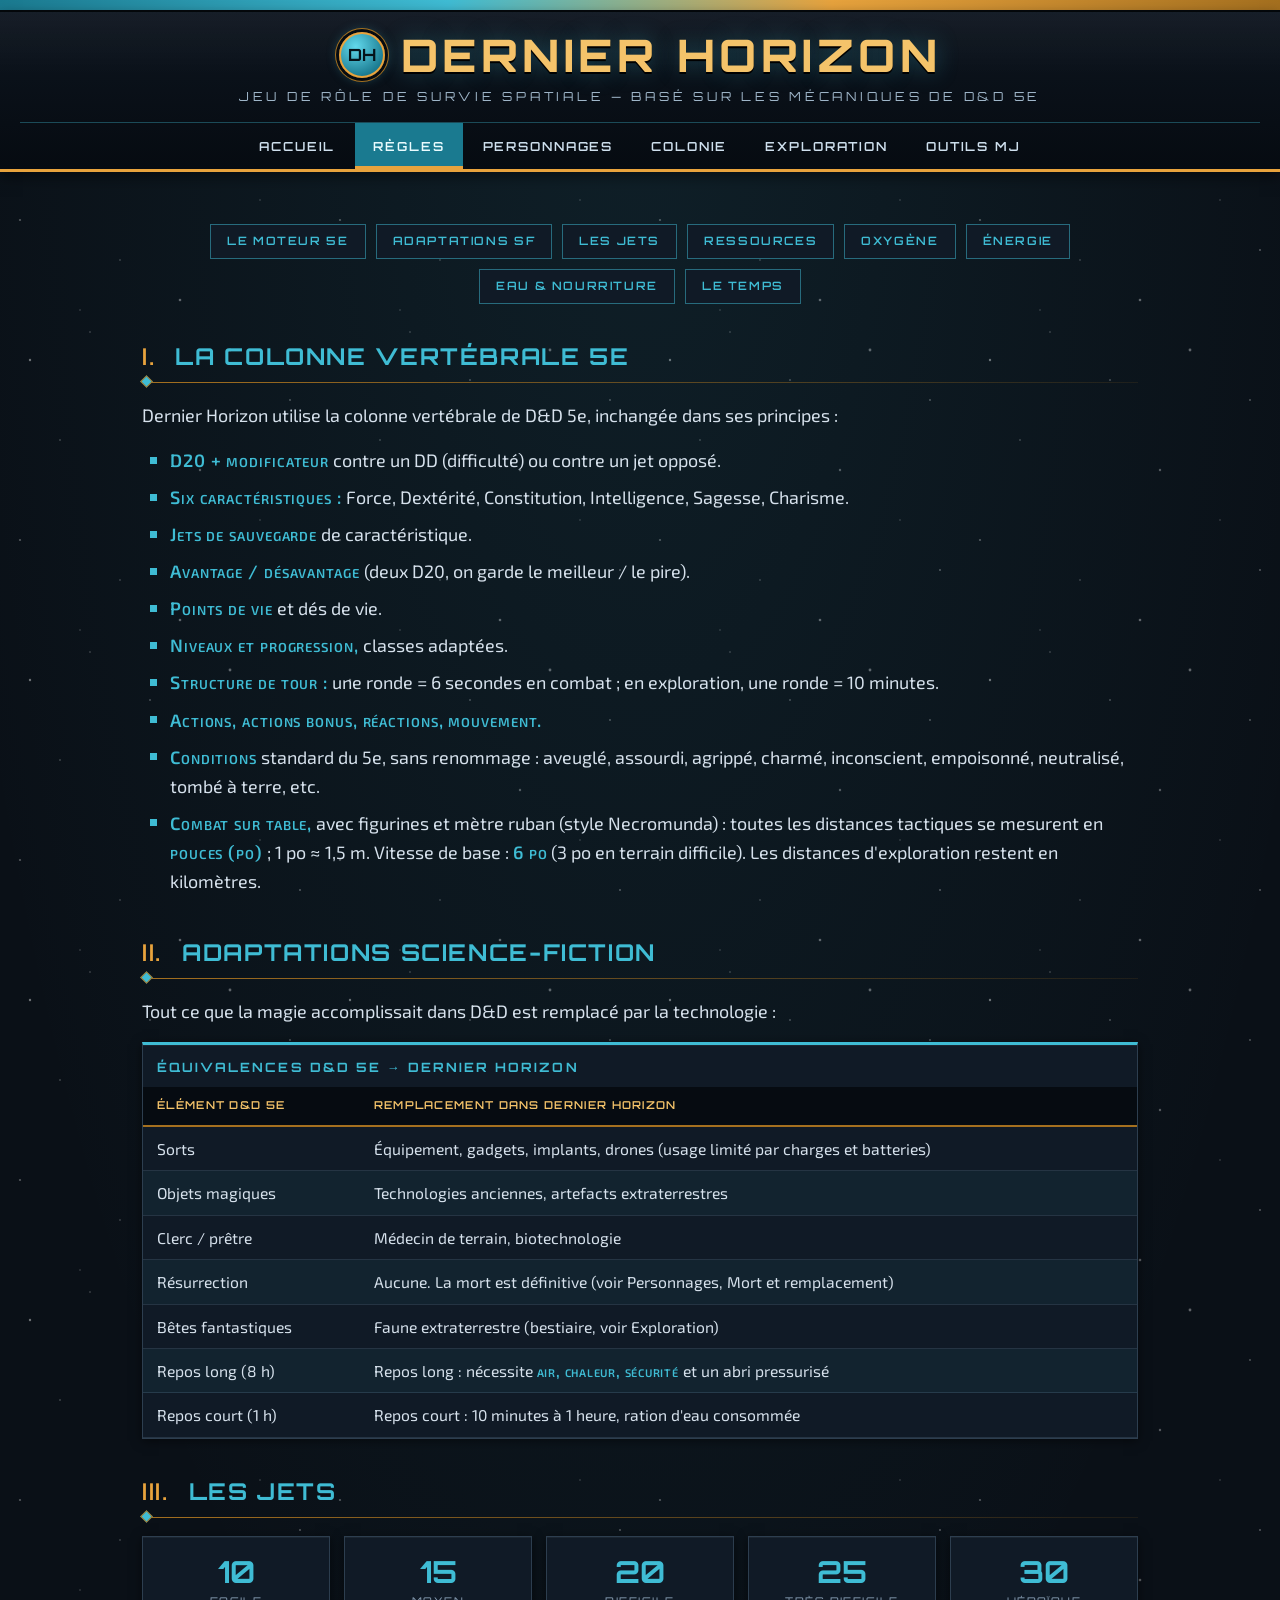
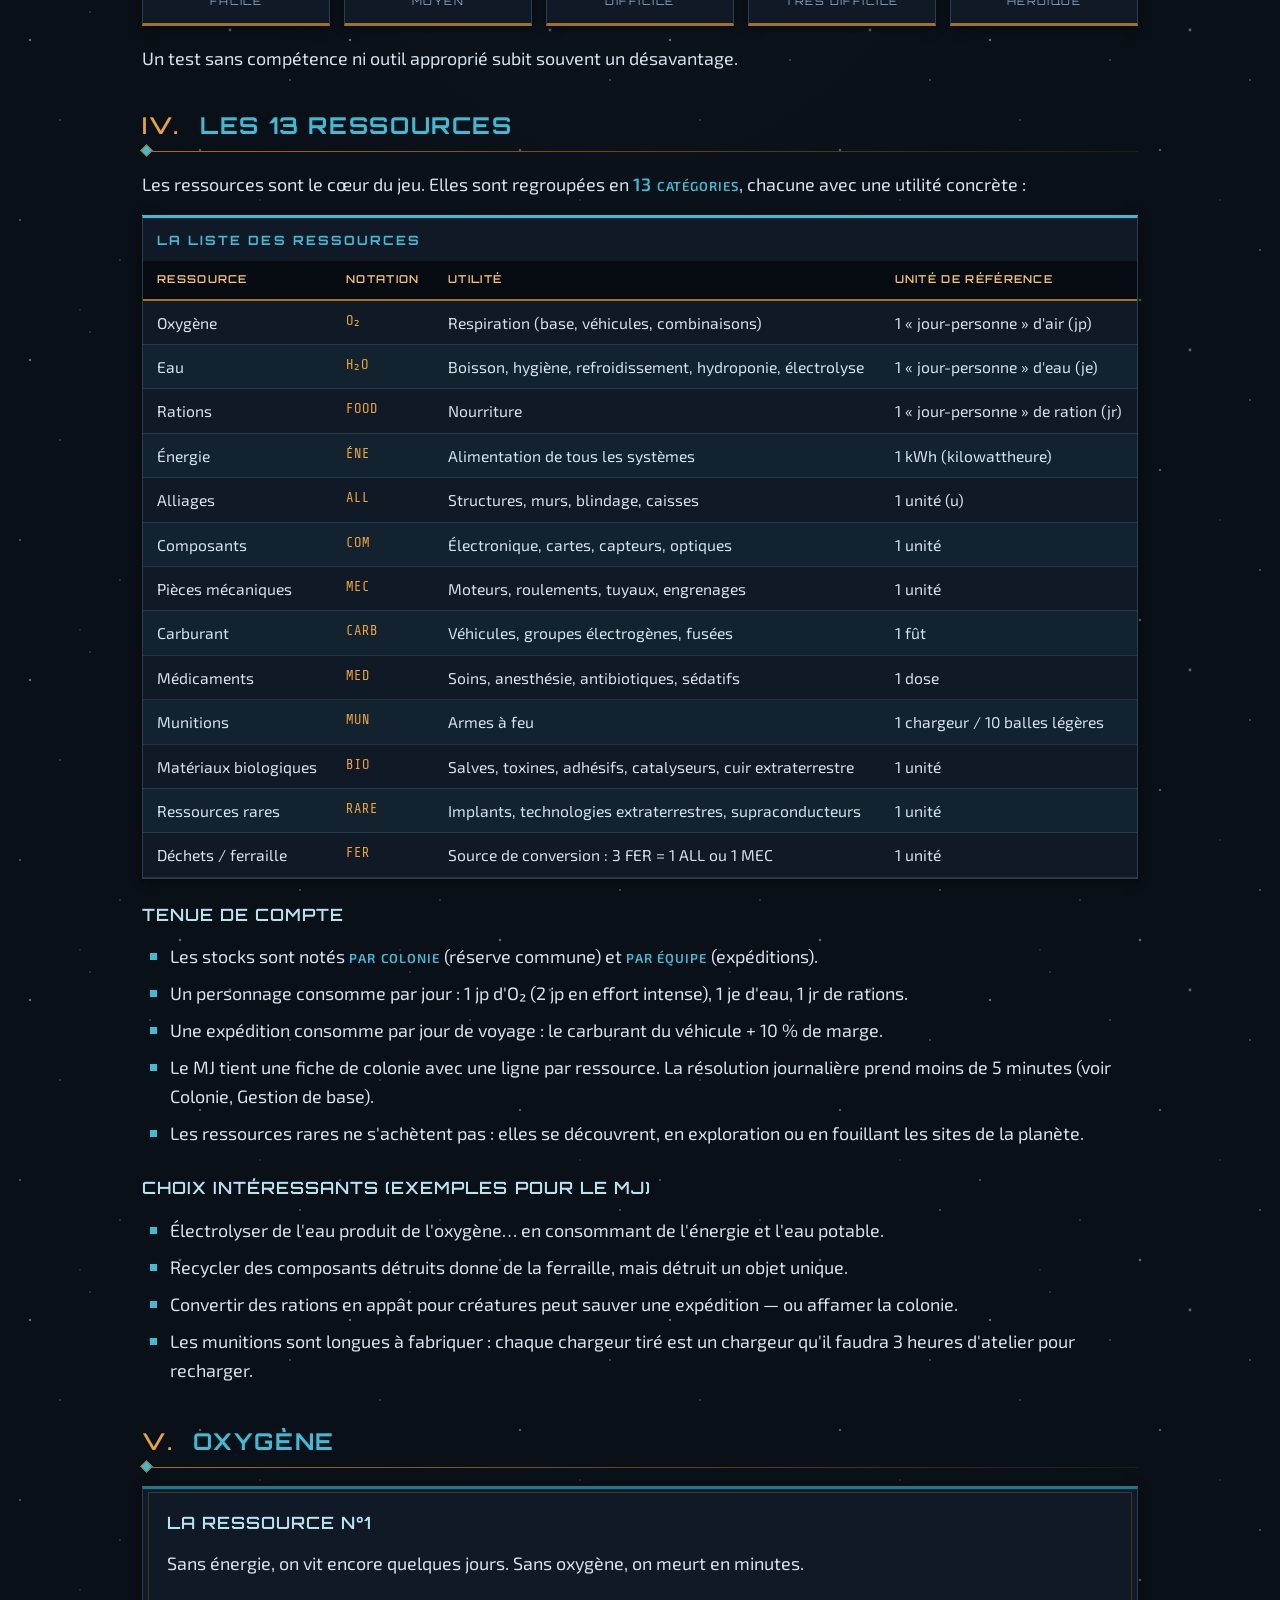
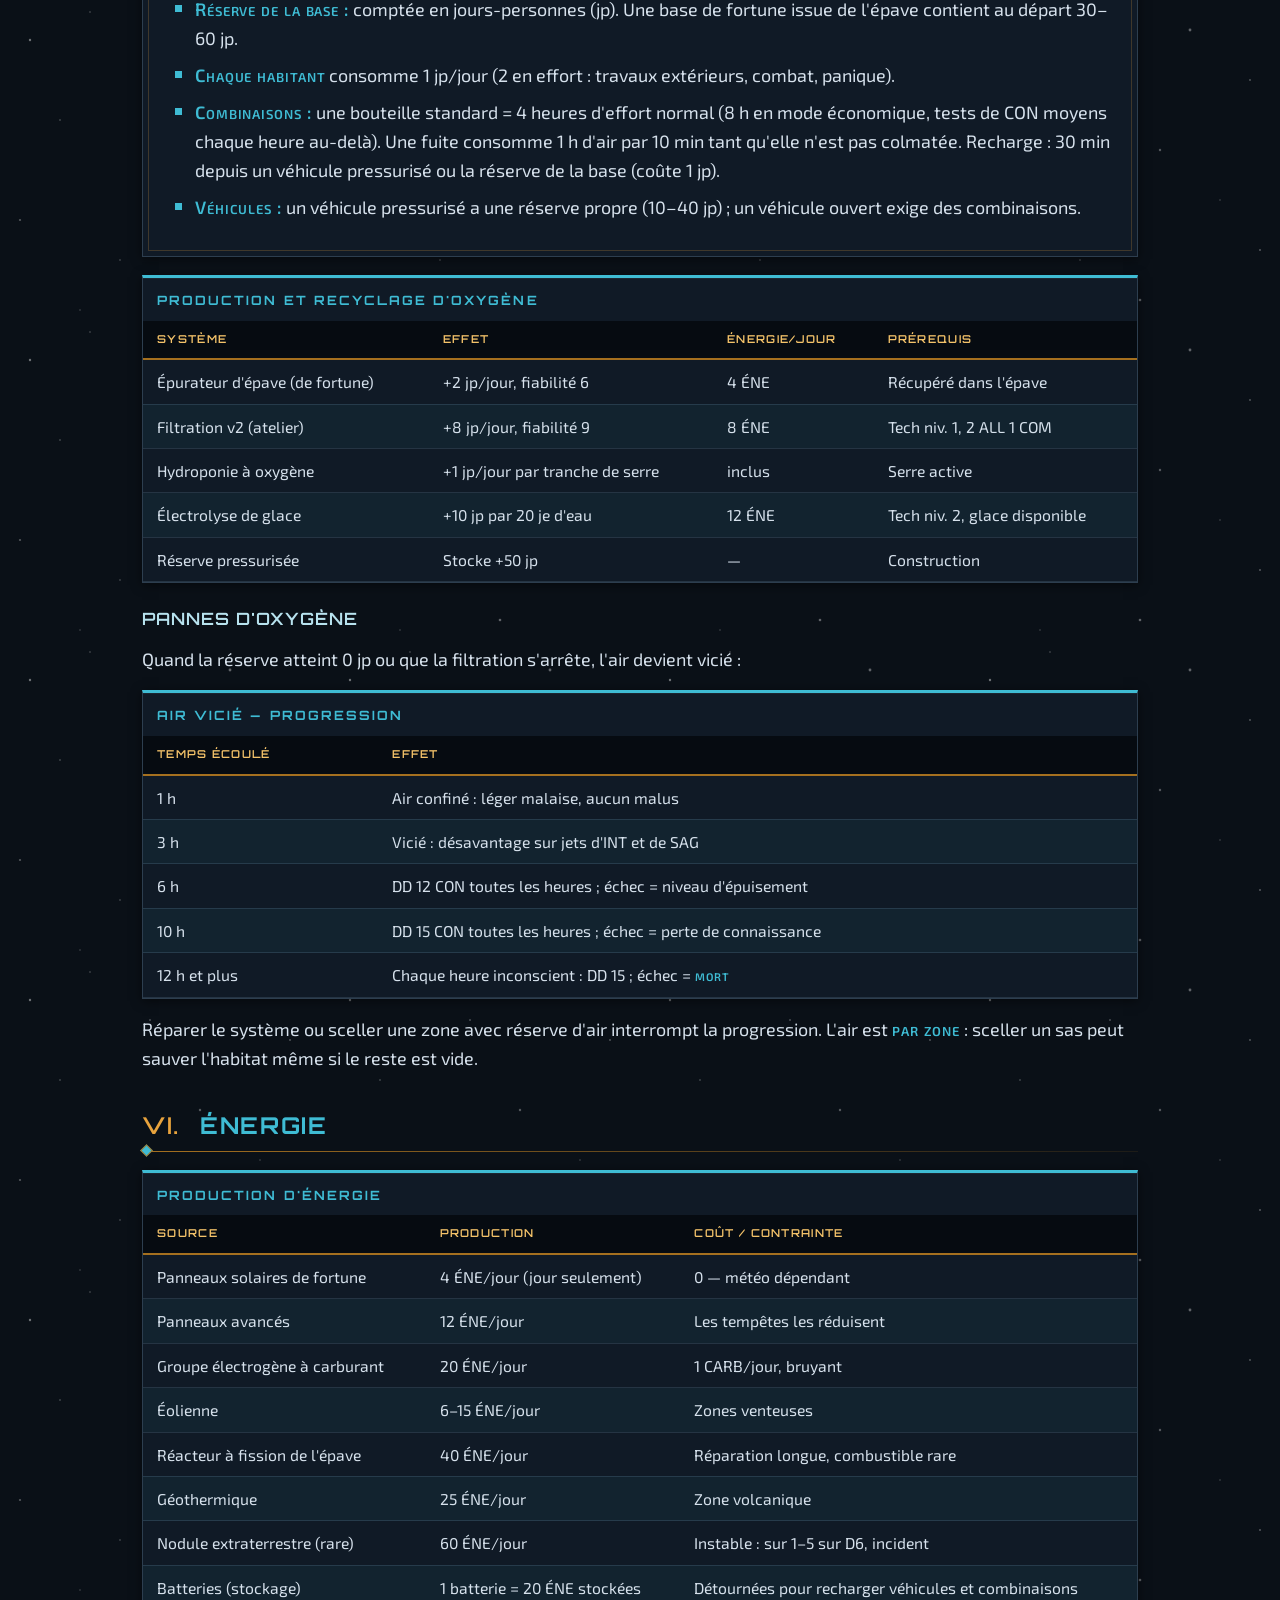
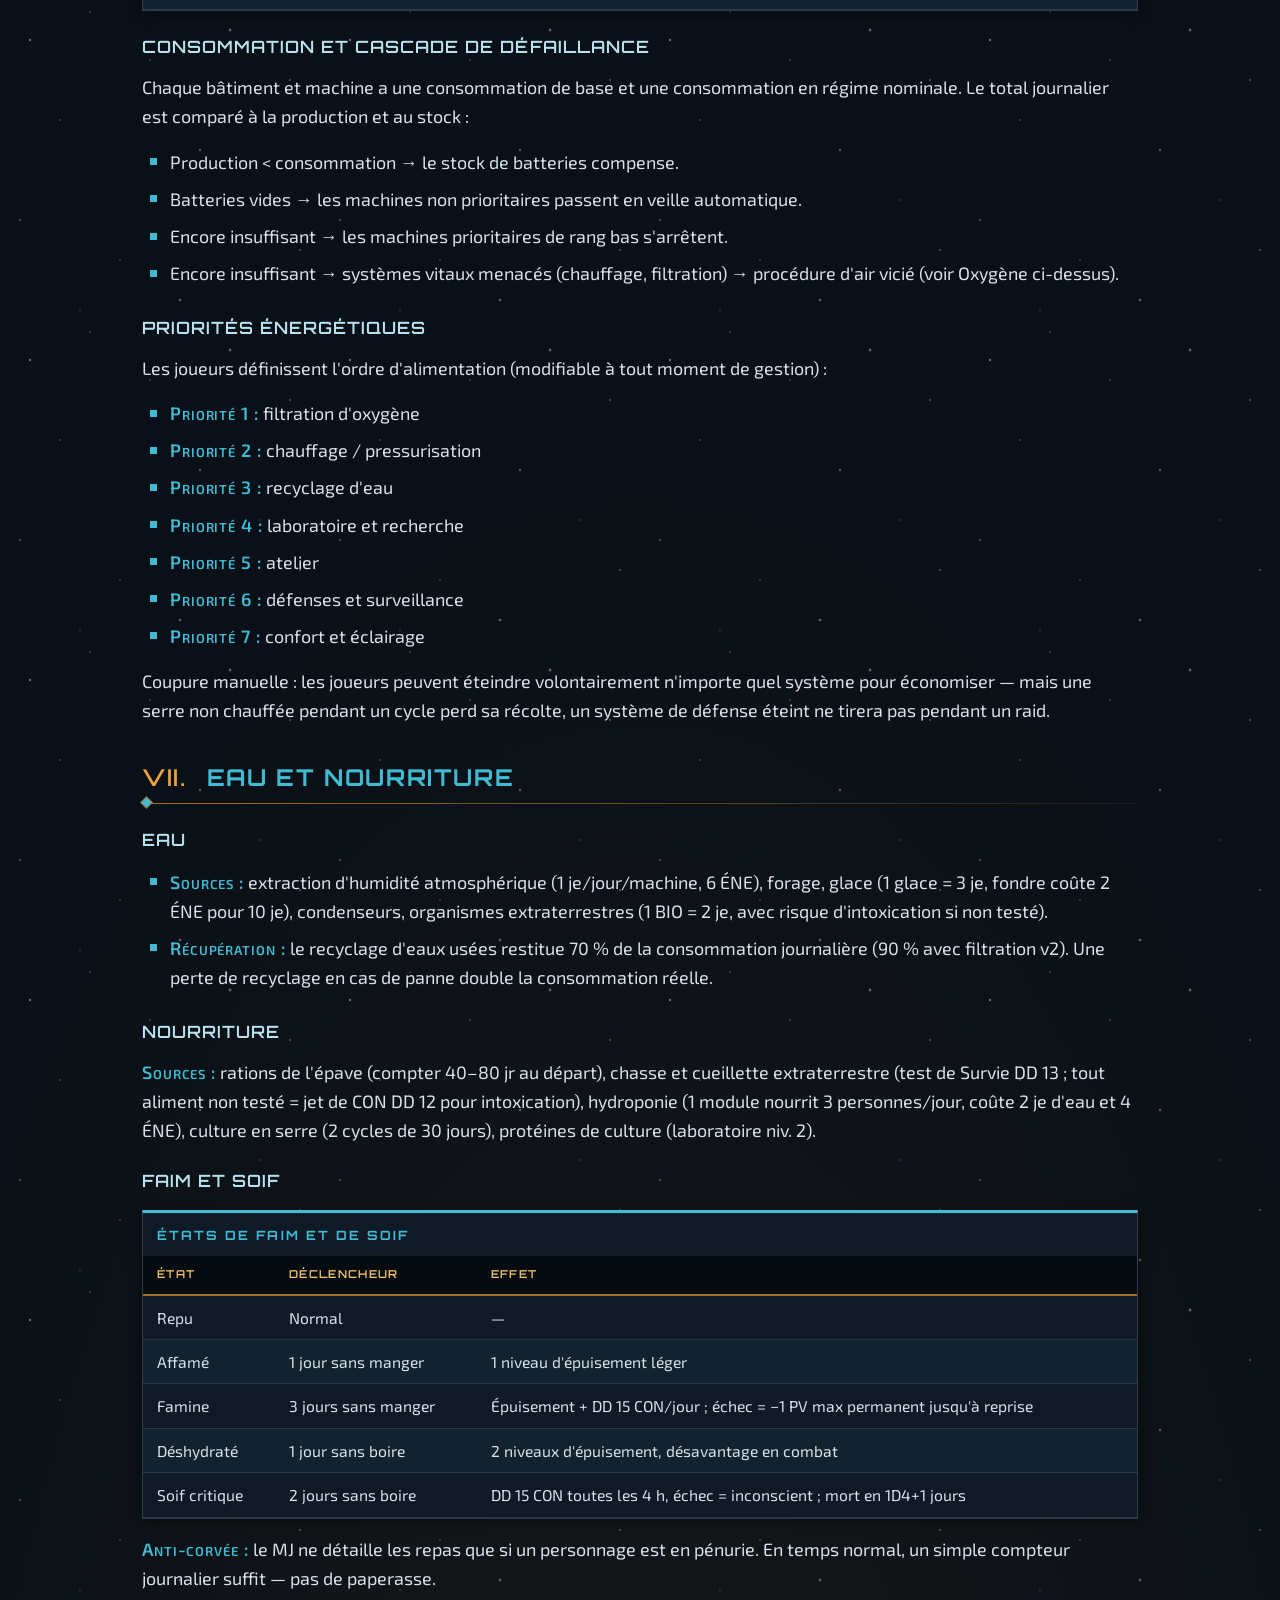
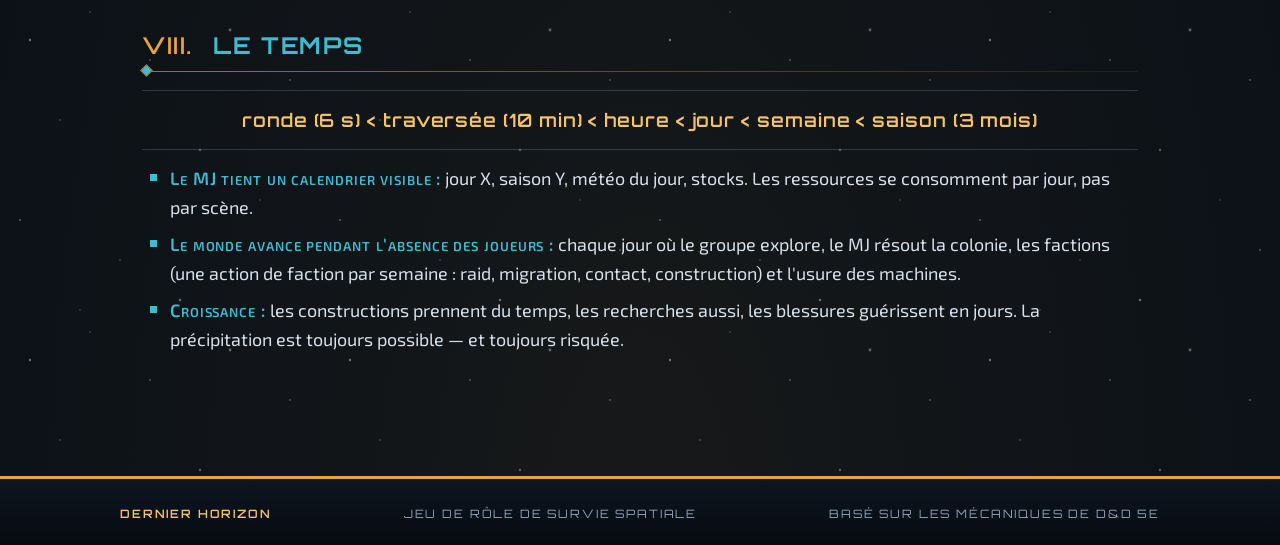
<file: regles.html>
<!DOCTYPE html>
<html lang="fr">
<head>
    <meta charset="UTF-8">
    <meta name="viewport" content="width=device-width, initial-scale=1.0">
    <meta name="description" content="DERNIER HORIZON — règles : moteur D&D 5e, adaptations science-fiction, jets, les 13 ressources, oxygène, énergie, eau, nourriture et gestion du temps.">
    <title>DERNIER HORIZON — Règles & Ressources</title>
    <link rel="stylesheet" href="style.css">
    <link rel="icon" type="image/png" href="./favicon.png">
</head>
<body>
    <a class="skip" href="#contenu">Aller au contenu</a>

    <div class="bandeau-haut"></div>

    <header class="site">
        <div class="titre-site">
            <span class="sigille">DH</span>
            <h1>Dernier Horizon</h1>
        </div>
        <div class="sous-titre">Jeu de rôle de survie spatiale — Basé sur les mécaniques de D&D 5e</div>
        <nav class="menu-principal">
            <ul>
                <li><a href="index.html">Accueil</a></li>
                <li><a href="regles.html" class="actif">Règles</a></li>
                <li><a href="personnages.html">Personnages</a></li>
                <li><a href="colonie.html">Colonie</a></li>
                <li><a href="exploration.html">Exploration</a></li>
                <li><a href="mj.html">Outils MJ</a></li>
            </ul>
        </nav>
    </header>

    <main id="contenu">
        <ul class="ancres">
            <li><a href="#moteur">Le moteur 5e</a></li>
            <li><a href="#adaptations">Adaptations SF</a></li>
            <li><a href="#jets">Les jets</a></li>
            <li><a href="#ressources">Ressources</a></li>
            <li><a href="#oxygene">Oxygène</a></li>
            <li><a href="#energie">Énergie</a></li>
            <li><a href="#eau">Eau & nourriture</a></li>
            <li><a href="#temps">Le temps</a></li>
        </ul>

        <section id="moteur">
            <h2><span class="num">I.</span> La colonne vertébrale 5e</h2>
            <p>Dernier Horizon utilise la colonne vertébrale de D&D 5e, inchangée dans ses principes :</p>
            <ul class="puces">
                <li><span class="nom">D20 + modificateur</span> contre un DD (difficulté) ou contre un jet opposé.</li>
                <li><span class="nom">Six caractéristiques :</span> Force, Dextérité, Constitution, Intelligence, Sagesse, Charisme.</li>
                <li><span class="nom">Jets de sauvegarde</span> de caractéristique.</li>
                <li><span class="nom">Avantage / désavantage</span> (deux D20, on garde le meilleur / le pire).</li>
                <li><span class="nom">Points de vie</span> et dés de vie.</li>
                <li><span class="nom">Niveaux et progression,</span> classes adaptées.</li>
                <li><span class="nom">Structure de tour :</span> une ronde = 6 secondes en combat ; en exploration, une ronde = 10 minutes.</li>
                <li><span class="nom">Actions, actions bonus, réactions, mouvement.</span></li>
                <li><span class="nom">Conditions</span> standard du 5e, sans renommage : aveuglé, assourdi, agrippé, charmé, inconscient, empoisonné, neutralisé, tombé à terre, etc.</li>
                <li><span class="nom">Combat sur table,</span> avec figurines et mètre ruban (style Necromunda) : toutes les distances tactiques se mesurent en <span class="nom">pouces (po)</span> ; 1 po ≈ 1,5 m. Vitesse de base : <span class="nom">6 po</span> (3 po en terrain difficile). Les distances d'exploration restent en kilomètres.</li>
            </ul>
        </section>

        <section id="adaptations">
            <h2><span class="num">II.</span> Adaptations science-fiction</h2>
            <p>Tout ce que la magie accomplissait dans D&D est remplacé par la technologie :</p>
            <div class="tableau-wrap">
                <table class="tableau large">
                    <caption>Équivalences D&D 5e → Dernier Horizon</caption>
                    <thead>
                        <tr><th>Élément D&D 5e</th><th>Remplacement dans Dernier Horizon</th></tr>
                    </thead>
                    <tbody>
                        <tr><td>Sorts</td><td>Équipement, gadgets, implants, drones (usage limité par charges et batteries)</td></tr>
                        <tr><td>Objets magiques</td><td>Technologies anciennes, artefacts extraterrestres</td></tr>
                        <tr><td>Clerc / prêtre</td><td>Médecin de terrain, biotechnologie</td></tr>
                        <tr><td>Résurrection</td><td>Aucune. La mort est définitive (voir Personnages, Mort et remplacement)</td></tr>
                        <tr><td>Bêtes fantastiques</td><td>Faune extraterrestre (bestiaire, voir Exploration)</td></tr>
                        <tr><td>Repos long (8 h)</td><td>Repos long : nécessite <span class="nom">air, chaleur, sécurité</span> et un abri pressurisé</td></tr>
                        <tr><td>Repos court (1 h)</td><td>Repos court : 10 minutes à 1 heure, ration d'eau consommée</td></tr>
                    </tbody>
                </table>
            </div>
        </section>

        <section id="jets">
            <h2><span class="num">III.</span> Les jets</h2>
            <div class="chiffres">
                <div class="chiffre">
                    <span class="valeur">10</span>
                    <span class="legende">Facile</span>
                </div>
                <div class="chiffre">
                    <span class="valeur">15</span>
                    <span class="legende">Moyen</span>
                </div>
                <div class="chiffre">
                    <span class="valeur">20</span>
                    <span class="legende">Difficile</span>
                </div>
                <div class="chiffre">
                    <span class="valeur">25</span>
                    <span class="legende">Très difficile</span>
                </div>
                <div class="chiffre">
                    <span class="valeur">30</span>
                    <span class="legende">Héroïque</span>
                </div>
            </div>
            <p>Un test sans compétence ni outil approprié subit souvent un désavantage.</p>
        </section>

        <section id="ressources">
            <h2><span class="num">IV.</span> Les 13 ressources</h2>
            <p>Les ressources sont le cœur du jeu. Elles sont regroupées en <span class="nom">13 catégories</span>, chacune avec une utilité concrète :</p>
            <div class="tableau-wrap">
                <table class="tableau large">
                    <caption>La liste des ressources</caption>
                    <thead>
                        <tr><th>Ressource</th><th>Notation</th><th>Utilité</th><th>Unité de référence</th></tr>
                    </thead>
                    <tbody>
                        <tr><td>Oxygène</td><td class="cle-mut">O₂</td><td>Respiration (base, véhicules, combinaisons)</td><td>1 « jour-personne » d'air (jp)</td></tr>
                        <tr><td>Eau</td><td class="cle-mut">H₂O</td><td>Boisson, hygiène, refroidissement, hydroponie, électrolyse</td><td>1 « jour-personne » d'eau (je)</td></tr>
                        <tr><td>Rations</td><td class="cle-mut">FOOD</td><td>Nourriture</td><td>1 « jour-personne » de ration (jr)</td></tr>
                        <tr><td>Énergie</td><td class="cle-mut">ÉNE</td><td>Alimentation de tous les systèmes</td><td>1 kWh (kilowattheure)</td></tr>
                        <tr><td>Alliages</td><td class="cle-mut">ALL</td><td>Structures, murs, blindage, caisses</td><td>1 unité (u)</td></tr>
                        <tr><td>Composants</td><td class="cle-mut">COM</td><td>Électronique, cartes, capteurs, optiques</td><td>1 unité</td></tr>
                        <tr><td>Pièces mécaniques</td><td class="cle-mut">MEC</td><td>Moteurs, roulements, tuyaux, engrenages</td><td>1 unité</td></tr>
                        <tr><td>Carburant</td><td class="cle-mut">CARB</td><td>Véhicules, groupes électrogènes, fusées</td><td>1 fût</td></tr>
                        <tr><td>Médicaments</td><td class="cle-mut">MED</td><td>Soins, anesthésie, antibiotiques, sédatifs</td><td>1 dose</td></tr>
                        <tr><td>Munitions</td><td class="cle-mut">MUN</td><td>Armes à feu</td><td>1 chargeur / 10 balles légères</td></tr>
                        <tr><td>Matériaux biologiques</td><td class="cle-mut">BIO</td><td>Salves, toxines, adhésifs, catalyseurs, cuir extraterrestre</td><td>1 unité</td></tr>
                        <tr><td>Ressources rares</td><td class="cle-mut">RARE</td><td>Implants, technologies extraterrestres, supraconducteurs</td><td>1 unité</td></tr>
                        <tr><td>Déchets / ferraille</td><td class="cle-mut">FER</td><td>Source de conversion : 3 FER = 1 ALL ou 1 MEC</td><td>1 unité</td></tr>
                    </tbody>
                </table>
            </div>

            <h3>Tenue de compte</h3>
            <ul class="puces">
                <li>Les stocks sont notés <span class="nom">par colonie</span> (réserve commune) et <span class="nom">par équipe</span> (expéditions).</li>
                <li>Un personnage consomme par jour : 1 jp d'O₂ (2 jp en effort intense), 1 je d'eau, 1 jr de rations.</li>
                <li>Une expédition consomme par jour de voyage : le carburant du véhicule + 10 % de marge.</li>
                <li>Le MJ tient une fiche de colonie avec une ligne par ressource. La résolution journalière prend moins de 5 minutes (voir Colonie, Gestion de base).</li>
                <li>Les ressources rares ne s'achètent pas : elles se découvrent, en exploration ou en fouillant les sites de la planète.</li>
            </ul>

            <h3>Choix intéressants (exemples pour le MJ)</h3>
            <ul class="puces">
                <li>Électrolyser de l'eau produit de l'oxygène… en consommant de l'énergie et l'eau potable.</li>
                <li>Recycler des composants détruits donne de la ferraille, mais détruit un objet unique.</li>
                <li>Convertir des rations en appât pour créatures peut sauver une expédition — ou affamer la colonie.</li>
                <li>Les munitions sont longues à fabriquer : chaque chargeur tiré est un chargeur qu'il faudra 3 heures d'atelier pour recharger.</li>
            </ul>
        </section>

        <section id="oxygene">
            <h2><span class="num">V.</span> Oxygène</h2>
            <div class="panier eau">
                <h3>La ressource n°1</h3>
                <p>Sans énergie, on vit encore quelques jours. Sans oxygène, on meurt en minutes.</p>
                <ul class="puces">
                    <li><span class="nom">Réserve de la base :</span> comptée en jours-personnes (jp). Une base de fortune issue de l'épave contient au départ 30–60 jp.</li>
                    <li><span class="nom">Chaque habitant</span> consomme 1 jp/jour (2 en effort : travaux extérieurs, combat, panique).</li>
                    <li><span class="nom">Combinaisons :</span> une bouteille standard = 4 heures d'effort normal (8 h en mode économique, tests de CON moyens chaque heure au-delà). Une fuite consomme 1 h d'air par 10 min tant qu'elle n'est pas colmatée. Recharge : 30 min depuis un véhicule pressurisé ou la réserve de la base (coûte 1 jp).</li>
                    <li><span class="nom">Véhicules :</span> un véhicule pressurisé a une réserve propre (10–40 jp) ; un véhicule ouvert exige des combinaisons.</li>
                </ul>
            </div>

            <div class="tableau-wrap">
                <table class="tableau large">
                    <caption>Production et recyclage d'oxygène</caption>
                    <thead>
                        <tr><th>Système</th><th>Effet</th><th>Énergie/jour</th><th>Prérequis</th></tr>
                    </thead>
                    <tbody>
                        <tr><td>Épurateur d'épave (de fortune)</td><td>+2 jp/jour, fiabilité 6</td><td>4 ÉNE</td><td>Récupéré dans l'épave</td></tr>
                        <tr><td>Filtration v2 (atelier)</td><td>+8 jp/jour, fiabilité 9</td><td>8 ÉNE</td><td>Tech niv. 1, 2 ALL 1 COM</td></tr>
                        <tr><td>Hydroponie à oxygène</td><td>+1 jp/jour par tranche de serre</td><td>inclus</td><td>Serre active</td></tr>
                        <tr><td>Électrolyse de glace</td><td>+10 jp par 20 je d'eau</td><td>12 ÉNE</td><td>Tech niv. 2, glace disponible</td></tr>
                        <tr><td>Réserve pressurisée</td><td>Stocke +50 jp</td><td>—</td><td>Construction</td></tr>
                    </tbody>
                </table>
            </div>

            <h3>Pannes d'oxygène</h3>
            <p>Quand la réserve atteint 0 jp ou que la filtration s'arrête, l'air devient vicié :</p>
            <div class="tableau-wrap">
                <table class="tableau">
                    <caption>Air vicié — progression</caption>
                    <thead>
                        <tr><th>Temps écoulé</th><th>Effet</th></tr>
                    </thead>
                    <tbody>
                        <tr><td>1 h</td><td>Air confiné : léger malaise, aucun malus</td></tr>
                        <tr><td>3 h</td><td>Vicié : désavantage sur jets d'INT et de SAG</td></tr>
                        <tr><td>6 h</td><td>DD 12 CON toutes les heures ; échec = niveau d'épuisement</td></tr>
                        <tr><td>10 h</td><td>DD 15 CON toutes les heures ; échec = perte de connaissance</td></tr>
                        <tr><td>12 h et plus</td><td>Chaque heure inconscient : DD 15 ; échec = <span class="nom">mort</span></td></tr>
                    </tbody>
                </table>
            </div>
            <p>Réparer le système ou sceller une zone avec réserve d'air interrompt la progression. L'air est <span class="nom">par zone</span> : sceller un sas peut sauver l'habitat même si le reste est vide.</p>
        </section>

        <section id="energie">
            <h2><span class="num">VI.</span> Énergie</h2>
            <div class="tableau-wrap">
                <table class="tableau large">
                    <caption>Production d'énergie</caption>
                    <thead>
                        <tr><th>Source</th><th>Production</th><th>Coût / contrainte</th></tr>
                    </thead>
                    <tbody>
                        <tr><td>Panneaux solaires de fortune</td><td>4 ÉNE/jour (jour seulement)</td><td>0 — météo dépendant</td></tr>
                        <tr><td>Panneaux avancés</td><td>12 ÉNE/jour</td><td>Les tempêtes les réduisent</td></tr>
                        <tr><td>Groupe électrogène à carburant</td><td>20 ÉNE/jour</td><td>1 CARB/jour, bruyant</td></tr>
                        <tr><td>Éolienne</td><td>6–15 ÉNE/jour</td><td>Zones venteuses</td></tr>
                        <tr><td>Réacteur à fission de l'épave</td><td>40 ÉNE/jour</td><td>Réparation longue, combustible rare</td></tr>
                        <tr><td>Géothermique</td><td>25 ÉNE/jour</td><td>Zone volcanique</td></tr>
                        <tr><td>Nodule extraterrestre (rare)</td><td>60 ÉNE/jour</td><td>Instable : sur 1–5 sur D6, incident</td></tr>
                        <tr><td>Batteries (stockage)</td><td>1 batterie = 20 ÉNE stockées</td><td>Détournées pour recharger véhicules et combinaisons</td></tr>
                    </tbody>
                </table>
            </div>

            <h3>Consommation et cascade de défaillance</h3>
            <p>Chaque bâtiment et machine a une consommation de base et une consommation en régime nominale. Le total journalier est comparé à la production et au stock :</p>
            <ul class="puces">
                <li>Production &lt; consommation → le stock de batteries compense.</li>
                <li>Batteries vides → les machines non prioritaires passent en veille automatique.</li>
                <li>Encore insuffisant → les machines prioritaires de rang bas s'arrêtent.</li>
                <li>Encore insuffisant → systèmes vitaux menacés (chauffage, filtration) → procédure d'air vicié (voir Oxygène ci-dessus).</li>
            </ul>

            <h3>Priorités énergétiques</h3>
            <p>Les joueurs définissent l'ordre d'alimentation (modifiable à tout moment de gestion) :</p>
            <ul class="puces">
                <li><span class="nom">Priorité 1 :</span> filtration d'oxygène</li>
                <li><span class="nom">Priorité 2 :</span> chauffage / pressurisation</li>
                <li><span class="nom">Priorité 3 :</span> recyclage d'eau</li>
                <li><span class="nom">Priorité 4 :</span> laboratoire et recherche</li>
                <li><span class="nom">Priorité 5 :</span> atelier</li>
                <li><span class="nom">Priorité 6 :</span> défenses et surveillance</li>
                <li><span class="nom">Priorité 7 :</span> confort et éclairage</li>
            </ul>
            <p>Coupure manuelle : les joueurs peuvent éteindre volontairement n'importe quel système pour économiser — mais une serre non chauffée pendant un cycle perd sa récolte, un système de défense éteint ne tirera pas pendant un raid.</p>
        </section>

        <section id="eau">
            <h2><span class="num">VII.</span> Eau et nourriture</h2>
            <h3>Eau</h3>
            <ul class="puces">
                <li><span class="nom">Sources :</span> extraction d'humidité atmosphérique (1 je/jour/machine, 6 ÉNE), forage, glace (1 glace = 3 je, fondre coûte 2 ÉNE pour 10 je), condenseurs, organismes extraterrestres (1 BIO = 2 je, avec risque d'intoxication si non testé).</li>
                <li><span class="nom">Récupération :</span> le recyclage d'eaux usées restitue 70 % de la consommation journalière (90 % avec filtration v2). Une perte de recyclage en cas de panne double la consommation réelle.</li>
            </ul>

            <h3>Nourriture</h3>
            <p><span class="nom">Sources :</span> rations de l'épave (compter 40–80 jr au départ), chasse et cueillette extraterrestre (test de Survie DD 13 ; tout aliment non testé = jet de CON DD 12 pour intoxication), hydroponie (1 module nourrit 3 personnes/jour, coûte 2 je d'eau et 4 ÉNE), culture en serre (2 cycles de 30 jours), protéines de culture (laboratoire niv. 2).</p>

            <h3>Faim et soif</h3>
            <div class="tableau-wrap">
                <table class="tableau large">
                    <caption>États de faim et de soif</caption>
                    <thead>
                        <tr><th>État</th><th>Déclencheur</th><th>Effet</th></tr>
                    </thead>
                    <tbody>
                        <tr><td>Repu</td><td>Normal</td><td>—</td></tr>
                        <tr><td>Affamé</td><td>1 jour sans manger</td><td>1 niveau d'épuisement léger</td></tr>
                        <tr><td>Famine</td><td>3 jours sans manger</td><td>Épuisement + DD 15 CON/jour ; échec = −1 PV max permanent jusqu'à reprise</td></tr>
                        <tr><td>Déshydraté</td><td>1 jour sans boire</td><td>2 niveaux d'épuisement, désavantage en combat</td></tr>
                        <tr><td>Soif critique</td><td>2 jours sans boire</td><td>DD 15 CON toutes les 4 h, échec = inconscient ; mort en 1D4+1 jours</td></tr>
                    </tbody>
                </table>
            </div>
            <p><span class="nom">Anti-corvée :</span> le MJ ne détaille les repas que si un personnage est en pénurie. En temps normal, un simple compteur journalier suffit — pas de paperasse.</p>
        </section>

        <section id="temps">
            <h2><span class="num">VIII.</span> Le temps</h2>
            <div class="formule">ronde (6 s) &lt; traversée (10 min) &lt; heure &lt; jour &lt; semaine &lt; saison (3 mois)</div>
            <ul class="puces">
                <li><span class="nom">Le MJ tient un calendrier visible :</span> jour X, saison Y, météo du jour, stocks. Les ressources se consomment par jour, pas par scène.</li>
                <li><span class="nom">Le monde avance pendant l'absence des joueurs :</span> chaque jour où le groupe explore, le MJ résout la colonie, les factions (une action de faction par semaine : raid, migration, contact, construction) et l'usure des machines.</li>
                <li><span class="nom">Croissance :</span> les constructions prennent du temps, les recherches aussi, les blessures guérissent en jours. La précipitation est toujours possible — et toujours risquée.</li>
            </ul>
        </section>
    </main>

    <footer class="site">
        <div class="pied">
            <span class="sceau">Dernier Horizon</span>
            <span>Jeu de rôle de survie spatiale</span>
            <span>Basé sur les mécaniques de D&D 5e</span>
        </div>
    </footer>
</body>
</html>
</file>
<file: style.css>
/* ==========================================================================
   DERNIER HORIZON — Feuille de style commune au site
   Ambiance science-fiction : coque sombre, cyan instrumental, ambre d'horizon.
   Le site est 100 % HTML + CSS : aucun script.
   À enregistrer sous le nom : style.css (dans le même dossier que les pages)
   Polices : Google Fonts (Orbitron, Exo 2, Share Tech Mono). Sans connexion,
   le navigateur bascule automatiquement sur Arial / Consolas.
   Architecture héritée de bon_style.css (site Eryndor), déclinée en palette SF.
   ========================================================================== */

@import url("https://fonts.googleapis.com/css2?family=Orbitron:wght@500;600;700;800&family=Exo+2:ital,wght@0,400;0,500;0,600;1,400;1,500&family=Share+Tech+Mono&display=swap");

/* Variables : la palette du vaisseau */
:root {
  --espace: #0a1017;           /* fond principal : noir spatial             */
  --coque: #101a26;            /* panneaux : tôle de coque sombre           */
  --encre: #d6e1ec;            /* texte : écran de contrôle                 */
  --encre-douce: #8ea4ba;      /* texte secondaire                          */
  --soute: #060b11;            /* en-tête, pied de page : compartiment      */
  --soute-claire: #0d151f;
  --cyan: #3fbcd4;             /* accent principal : instrumentation       */
  --cyan-vif: #62d9ec;
  --cyan-fonce: #1a7a90;
  --ambre: #e8a33d;            /* filets ambrés sur fond sombre             */
  --ambre-clair: #f4c36a;
  --ambre-fonce: #a5701f;      /* ambre lisible sur panneaux                */
  --vert: #4f9d5f;             /* vert biologique : serres, faune, santé    */
  --rouge: #c24141;            /* alerte : menaces, pannes, mort            */
  --trait: rgba(122, 155, 185, .28);

  --titre: "Orbitron", "Trebuchet MS", Arial, sans-serif;
  --texte: "Exo 2", "Segoe UI", Arial, sans-serif;
  --mono: "Share Tech Mono", Consolas, monospace;

  --ombre: 0 1px 0 rgba(255, 255, 255, .05) inset, 0 2px 10px rgba(0, 0, 0, .5);
}

/* Squelette */
* { box-sizing: border-box; }

html {
  scroll-padding-top: 14px;
  -webkit-text-size-adjust: 100%;
}

body {
  margin: 0;
  color: var(--encre);
  font-family: var(--texte);
  font-size: 1.12rem;
  line-height: 1.62;
  background-color: var(--espace);
  background-image:
    radial-gradient(ellipse 80% 40% at 50% 0%, rgba(63, 188, 212, .09), transparent 70%),
    radial-gradient(ellipse 90% 35% at 50% 100%, rgba(232, 163, 61, .06), transparent 70%),
    url("data:image/svg+xml,%3Csvg xmlns='http://www.w3.org/2000/svg' width='320' height='320'%3E%3Ccircle cx='30' cy='40' r='1.2' fill='%23ffffff' fill-opacity='.4'/%3E%3Ccircle cx='90' cy='12' r='.8' fill='%23ffffff' fill-opacity='.3'/%3E%3Ccircle cx='150' cy='60' r='1' fill='%23ffffff' fill-opacity='.25'/%3E%3Ccircle cx='230' cy='30' r='1.4' fill='%23ffffff' fill-opacity='.35'/%3E%3Ccircle cx='290' cy='80' r='.9' fill='%23ffffff' fill-opacity='.3'/%3E%3Ccircle cx='60' cy='120' r='1' fill='%23ffffff' fill-opacity='.2'/%3E%3Ccircle cx='200' cy='150' r='1.2' fill='%23ffffff' fill-opacity='.3'/%3E%3Ccircle cx='260' cy='200' r='.8' fill='%23ffffff' fill-opacity='.25'/%3E%3Ccircle cx='20' cy='220' r='1.1' fill='%23ffffff' fill-opacity='.3'/%3E%3Ccircle cx='120' cy='260' r='.9' fill='%23ffffff' fill-opacity='.2'/%3E%3Ccircle cx='180' cy='300' r='1.3' fill='%23ffffff' fill-opacity='.35'/%3E%3Ccircle cx='300' cy='250' r='1' fill='%23ffffff' fill-opacity='.3'/%3E%3Ccircle cx='80' cy='310' r='.8' fill='%23ffffff' fill-opacity='.25'/%3E%3C/svg%3E");
  min-height: 100vh;
  display: flex;
  flex-direction: column;
}

main { flex: 1; }

::selection { background: var(--ambre); color: var(--espace); }

:focus-visible {
  outline: 3px solid var(--cyan-vif);
  outline-offset: 2px;
}

/* Lien d'évitement (accessibilité) */
.skip {
  position: absolute;
  left: 12px;
  top: -60px;
  z-index: 10;
  background: var(--coque);
  color: var(--cyan);
  padding: 8px 14px;
  font-family: var(--titre);
  font-size: .8rem;
  text-decoration: none;
  border: 2px solid var(--cyan);
}
.skip:focus { top: 10px; }

/* Bandeau d'horizon : dégradé cyan -> ambre (l'aube sur la coque) */
.bandeau-haut {
  height: 12px;
  background: linear-gradient(90deg, var(--cyan-fonce), var(--cyan) 35%, var(--ambre) 65%, var(--ambre-fonce));
  border-bottom: 2px solid #04080c;
}

/* En-tête et navigation */
header.site {
  background:
    linear-gradient(180deg, rgba(255, 255, 255, .04), transparent 40%),
    linear-gradient(180deg, var(--soute-claire), var(--soute));
  border-bottom: 3px solid var(--ambre);
  box-shadow: 0 4px 14px rgba(0, 0, 0, .5);
  padding: 0 20px;
  position: relative;
}

.titre-site {
  display: flex;
  align-items: center;
  justify-content: center;
  gap: 16px;
  padding: 20px 0 6px;
  flex-wrap: wrap;
}

.titre-site h1 {
  margin: 0;
  font-family: var(--titre);
  font-weight: 800;
  font-size: clamp(2rem, 5.5vw, 2.8rem);
  line-height: 1;
  letter-spacing: .1em;
  text-transform: uppercase;
  color: var(--ambre-clair);
  text-shadow: 0 2px 0 #000, 0 0 22px rgba(63, 188, 212, .35);
}

/* Sigille : le médaillon de la mission */
.titre-site .sigille {
  display: inline-grid;
  place-items: center;
  width: 46px;
  height: 46px;
  border-radius: 50%;
  background: radial-gradient(circle at 35% 30%, var(--cyan-vif), var(--cyan-fonce) 75%);
  color: #05131a;
  border: 2px solid var(--ambre);
  box-shadow: 0 0 0 3px var(--soute), 0 0 0 4px var(--ambre-fonce), 0 0 12px rgba(63, 188, 212, .5);
  font-family: var(--titre);
  font-weight: 700;
  font-size: 1.05rem;
  line-height: 1;
}

.sous-titre {
  margin: 0;
  padding: 2px 0 16px;
  color: #9fb6c9;
  font-family: var(--titre);
  font-size: .78rem;
  letter-spacing: .3em;
  text-transform: uppercase;
  text-align: center;
}

/* Menu principal */
nav.menu-principal ul {
  list-style: none;
  display: flex;
  flex-wrap: wrap;
  justify-content: center;
  gap: 2px;
  margin: 0;
  padding: 0;
  border-top: 1px solid rgba(63, 188, 212, .35);
}

nav.menu-principal a {
  display: block;
  padding: 13px 18px;
  color: #cfe0ee;
  text-decoration: none;
  text-transform: uppercase;
  font-family: var(--titre);
  font-weight: 600;
  font-size: .78rem;
  letter-spacing: .15em;
  transition: background .2s, color .2s;
}

nav.menu-principal a:hover {
  color: #fff;
  background: rgba(63, 188, 212, .14);
}

nav.menu-principal a:focus-visible { outline-color: var(--ambre-clair); outline-offset: -3px; }

/* Page courante : l'écran actif du poste de commandement */
nav.menu-principal a.actif {
  color: #eafcff;
  background: var(--cyan-fonce);
  box-shadow: inset 0 -3px 0 var(--ambre);
}

/* Contenu principal */
main {
  width: 100%;
  max-width: 1040px;
  margin: 0 auto;
  padding: 30px 22px 50px;
}

section { margin: 38px 0; }

h2 {
  position: relative;
  margin: 0 0 18px;
  padding-bottom: 12px;
  color: var(--cyan);
  font-family: var(--titre);
  font-weight: 700;
  font-size: 1.45rem;
  line-height: 1.25;
  letter-spacing: .07em;
  text-transform: uppercase;
  text-wrap: balance;
}

h2::after {
  content: "";
  position: absolute;
  left: 0;
  right: 0;
  bottom: 0;
  height: 1px;
  background: linear-gradient(90deg, var(--ambre-fonce), rgba(165, 112, 31, .12));
}

h2::before {
  content: "";
  position: absolute;
  left: 0;
  bottom: -3px;
  width: 7px;
  height: 7px;
  background: var(--cyan);
  border: 1px solid var(--ambre-fonce);
  transform: rotate(45deg);
  z-index: 1;
}

h2 .num {
  margin-right: .5em;
  color: var(--ambre);
  font-weight: 600;
}

h3 {
  margin: 22px 0 8px;
  color: #b7e2ee;
  font-family: var(--titre);
  font-weight: 600;
  font-size: 1.06rem;
  letter-spacing: .06em;
  text-transform: uppercase;
  text-wrap: balance;
}

h4 {
  margin: 16px 0 4px;
  color: var(--ambre);
  font-family: var(--titre);
  font-weight: 600;
  font-size: .8rem;
  letter-spacing: .18em;
  text-transform: uppercase;
}

p { margin: .7em 0; hyphens: auto; }
p:first-child { margin-top: 0; }
p:last-child { margin-bottom: 0; }

/* Ornement (losange entre deux filets) */
.ornement {
  display: flex;
  align-items: center;
  gap: 12px;
  max-width: 340px;
  margin: 16px auto;
}

.ornement::before,
.ornement::after {
  content: "";
  flex: 1;
  height: 1px;
  background: linear-gradient(90deg, transparent, var(--ambre-fonce));
}

.ornement::after { transform: scaleX(-1); }

.ornement span {
  width: 10px;
  height: 10px;
  background: var(--cyan);
  border: 1px solid var(--ambre-fonce);
  transform: rotate(45deg);
}

/* Citations : journal de bord */
.citation {
  position: relative;
  max-width: 820px;
  margin: 26px auto;
  padding: 22px 30px;
  text-align: center;
  font-style: italic;
  font-size: 1.26rem;
  line-height: 1.5;
  color: var(--encre);
  background: linear-gradient(180deg, rgba(16, 26, 38, .8), rgba(16, 26, 38, .4));
  border-top: 1px solid var(--ambre-fonce);
  border-bottom: 1px solid var(--ambre-fonce);
}

.citation::before,
.citation::after {
  content: "";
  position: absolute;
  left: 50%;
  width: 9px;
  height: 9px;
  background: var(--coque);
  border: 1px solid var(--ambre-fonce);
  transform: translateX(-50%) rotate(45deg);
}

.citation::before { top: -6px; }
.citation::after { bottom: -6px; }

.citation .attribution {
  display: block;
  margin-top: 10px;
  font-style: normal;
  font-family: var(--titre);
  font-size: .72rem;
  letter-spacing: .2em;
  text-transform: uppercase;
  color: var(--encre-douce);
}

/* Blocs d'information : écrans de la station */
.panier {
  position: relative;
  margin: 18px 0;
  padding: 20px 24px;
  background: var(--coque);
  border: 1px solid var(--trait);
  border-top: 3px solid var(--cyan);
  box-shadow: var(--ombre);
  outline: 1px solid rgba(232, 163, 61, .22);
  outline-offset: -7px;
}

.panier.eau     { border-top-color: var(--cyan-fonce); }
.panier.energie { border-top-color: var(--ambre-fonce); }
.panier.bio     { border-top-color: var(--vert); }
.panier.alerte  { border-top-color: var(--rouge); }

.panier > h3:first-child { margin-top: 0; }

/* Listes à puces : voyants de console */
ul.puces {
  list-style: none;
  padding-left: 2px;
  margin: 10px 0;
}

ul.puces li {
  position: relative;
  padding: 4px 0 4px 26px;
}

ul.puces li::before {
  content: "";
  position: absolute;
  left: 6px;
  top: .82em;
  width: 7px;
  height: 7px;
  background: var(--cyan);
}

/* Nom de règle : petites capitales cyan */
span.nom {
  color: var(--cyan);
  font-weight: 600;
  font-variant: small-caps;
  letter-spacing: .05em;
}

/* Liens dans le texte */
main p a, main li a, main td a {
  color: var(--cyan);
  text-decoration: underline;
  text-decoration-style: dotted;
  text-decoration-thickness: 1.5px;
  text-underline-offset: 3px;
}

main p a:hover, main li a:hover, main td a:hover {
  color: var(--ambre-clair);
  text-decoration-style: solid;
}

/* Grilles de cartes */
.grille {
  display: grid;
  grid-template-columns: repeat(auto-fill, minmax(290px, 1fr));
  gap: 18px;
  margin: 18px 0;
}

.carte {
  padding: 18px 20px;
  background: var(--coque);
  border: 1px solid var(--trait);
  border-left: 4px solid var(--cyan);
  box-shadow: var(--ombre);
}

.carte.o2     { border-left-color: var(--cyan-fonce); }
.carte.tech   { border-left-color: var(--ambre-fonce); }
.carte.danger { border-left-color: var(--rouge); }
.carte.bio    { border-left-color: var(--vert); }

.carte h3 {
  margin: 0 0 2px;
  font-size: 1.02rem;
  color: var(--cyan);
}

.carte p { font-size: 1.02rem; }

/* Sous-titre de carte ou de fiche (taille, menace, rôle…) */
.metier {
  margin: 0 0 10px;
  color: var(--encre-douce);
  font-family: var(--titre);
  font-size: .7rem;
  letter-spacing: .14em;
  text-transform: uppercase;
}

/* Lignes clé / valeur : fiche technique */
.fiche-tech { margin: 8px 0; }

.fiche-tech .ligne {
  display: flex;
  justify-content: space-between;
  align-items: baseline;
  gap: 14px;
  padding: 5px 0;
  border-bottom: 1px dotted var(--trait);
  font-size: .98rem;
}

.fiche-tech .ligne .cle {
  flex: none;
  color: var(--encre-douce);
  font-family: var(--titre);
  font-size: .68rem;
  letter-spacing: .12em;
  text-transform: uppercase;
}

.fiche-tech .ligne .val { text-align: right; color: var(--encre); }
.fiche-tech .ligne .val.vide { color: var(--encre-douce); font-style: italic; }

/* Héros de la page d'accueil */
.heros {
  position: relative;
  margin-top: 8px;
  padding: 44px 34px 38px;
  text-align: center;
  background:
    radial-gradient(ellipse at 50% 0%, rgba(63, 188, 212, .12), transparent 70%),
    var(--coque);
  border: 1px solid var(--ambre-fonce);
  box-shadow:
    inset 0 0 0 7px var(--coque),
    inset 0 0 0 8px var(--ambre-fonce),
    0 6px 24px rgba(0, 0, 0, .45);
}

.heros .accroche {
  margin: 0 0 6px;
  color: var(--ambre);
  font-family: var(--titre);
  font-size: .8rem;
  letter-spacing: .34em;
  text-transform: uppercase;
}

.heros h2 {
  margin: 0;
  padding: 0;
  color: var(--cyan);
  font-family: var(--titre);
  font-weight: 800;
  font-size: clamp(2.4rem, 9vw, 4.2rem);
  line-height: 1.05;
  letter-spacing: .04em;
  text-transform: uppercase;
  text-shadow: 0 2px 0 rgba(0, 0, 0, .8), 0 0 26px rgba(63, 188, 212, .4);
}

.heros h2::before,
.heros h2::after { display: none; }

.heros .texte {
  max-width: 66ch;
  margin: 0 auto;
  text-align: left;
}

.heros .texte > p:first-child::first-letter {
  float: left;
  padding: .06em .12em 0 0;
  color: var(--ambre);
  font-family: var(--titre);
  font-size: 3.4em;
  line-height: .78;
}

/* Colonnes de résumé */
.colonnes {
  display: grid;
  grid-template-columns: repeat(auto-fit, minmax(210px, 1fr));
  gap: 16px;
}

.colonnes .panier { margin: 0; }
.colonnes .panier h3 { margin-top: 0; }

/* Chiffres clés */
.chiffres {
  display: grid;
  grid-template-columns: repeat(auto-fit, minmax(150px, 1fr));
  gap: 14px;
  margin: 18px 0;
}

.chiffre {
  padding: 18px 10px 14px;
  text-align: center;
  background: var(--coque);
  border: 1px solid var(--trait);
  border-bottom: 3px solid var(--ambre-fonce);
  box-shadow: var(--ombre);
}

.chiffre .valeur {
  display: block;
  color: var(--cyan);
  font-family: var(--titre);
  font-weight: 700;
  font-size: 1.9rem;
  line-height: 1.1;
}

.chiffre .legende {
  display: block;
  margin-top: 6px;
  color: var(--encre-douce);
  font-family: var(--titre);
  font-size: .66rem;
  letter-spacing: .14em;
  line-height: 1.4;
  text-transform: uppercase;
}

/* Formule centrée (règle de conversion) */
.formule {
  margin: 14px 0 8px;
  padding: 14px 10px;
  text-align: center;
  color: var(--ambre-clair);
  font-family: var(--titre);
  font-weight: 600;
  font-size: 1.15rem;
  letter-spacing: .05em;
  border-top: 1px solid var(--trait);
  border-bottom: 1px solid var(--trait);
}

/* Sommaire en cartes navigables */
.grille-nav {
  display: grid;
  grid-template-columns: repeat(auto-fill, minmax(260px, 1fr));
  gap: 16px;
}

.grille-nav a {
  display: block;
  padding: 18px 20px 16px;
  color: var(--encre);
  text-decoration: none;
  background: var(--coque);
  border: 1px solid var(--trait);
  border-top: 3px solid var(--cyan);
  box-shadow: var(--ombre);
  transition: transform .2s, border-color .2s, box-shadow .2s;
}

.grille-nav a:hover {
  border-top-color: var(--ambre);
  box-shadow: 0 1px 0 rgba(255, 255, 255, .05) inset, 0 8px 18px rgba(0, 0, 0, .5), 0 0 14px rgba(63, 188, 212, .18);
  transform: translateY(-3px);
}

.grille-nav .num-partie {
  display: block;
  color: var(--ambre);
  font-family: var(--titre);
  font-weight: 600;
  font-size: .7rem;
  letter-spacing: .25em;
  text-transform: uppercase;
}

.grille-nav .nom-partie {
  display: block;
  margin: 4px 0 6px;
  color: var(--cyan);
  font-family: var(--titre);
  font-weight: 700;
  font-size: 1.1rem;
  letter-spacing: .06em;
  text-transform: uppercase;
}

.grille-nav .desc-partie {
  display: block;
  color: var(--encre-douce);
  font-size: 1rem;
  line-height: 1.45;
}

/* Index interne d'une page (boutons-ancres) */
.ancres {
  display: flex;
  flex-wrap: wrap;
  justify-content: center;
  gap: 10px;
  margin: 22px 0 6px;
  padding: 0;
  list-style: none;
}

.ancres a {
  display: block;
  padding: 7px 16px;
  color: var(--cyan);
  background: var(--coque);
  border: 1px solid rgba(63, 188, 212, .5);
  font-family: var(--titre);
  font-weight: 600;
  font-size: .72rem;
  letter-spacing: .14em;
  text-decoration: none;
  text-transform: uppercase;
  transition: background .2s, color .2s;
}

.ancres a:hover { background: var(--cyan); color: #05131a; }

/* Bannière de partie (ruban de mission) */
.titre-partie {
  margin: 52px 0 8px;
  padding: 12px 18px;
  text-align: center;
  color: #d9f0f6;
  background: linear-gradient(180deg, #123640, #0b2129);
  border-top: 2px solid var(--cyan);
  border-bottom: 2px solid var(--cyan);
  box-shadow: 0 4px 10px rgba(0, 0, 0, .4);
  font-family: var(--titre);
  font-weight: 600;
  font-size: 1rem;
  letter-spacing: .28em;
  text-transform: uppercase;
}

.titre-partie .num { color: var(--ambre-clair); margin-right: .6em; }

.titre-partie + section { margin-top: 28px; }

/* Tableaux : registres de bord */
.tableau-wrap {
  margin: 16px 0;
  overflow-x: auto;
  background: var(--coque);
  border: 1px solid var(--trait);
  border-top: 3px solid var(--cyan);
  box-shadow: var(--ombre);
}

table.tableau {
  width: 100%;
  border-collapse: collapse;
  font-size: .98rem;
}

table.tableau caption {
  caption-side: top;
  padding: 12px 14px 10px;
  text-align: left;
  color: var(--cyan);
  font-family: var(--titre);
  font-weight: 700;
  font-size: .8rem;
  letter-spacing: .16em;
  text-transform: uppercase;
}

table.tableau.large { min-width: 640px; }

table.tableau th {
  padding: 10px 14px;
  text-align: left;
  color: var(--ambre-clair);
  background: var(--soute);
  border-bottom: 2px solid var(--ambre-fonce);
  font-family: var(--titre);
  font-weight: 600;
  font-size: .68rem;
  letter-spacing: .12em;
  text-transform: uppercase;
}

table.tableau td {
  padding: 9px 14px;
  vertical-align: top;
  border-bottom: 1px solid rgba(122, 155, 185, .2);
}

table.tableau tbody tr:nth-child(even) td { background: rgba(63, 188, 212, .05); }
table.tableau tbody tr:hover td { background: rgba(63, 188, 212, .12); }

table.tableau td.cle-mut {
  color: var(--ambre);
  font-family: var(--mono);
  font-size: .86rem;
  letter-spacing: .06em;
  white-space: nowrap;
}

/* Pied de page */
footer.site {
  position: relative;
  margin-top: 30px;
  padding: 26px 20px 22px;
  background: linear-gradient(180deg, var(--soute-claire), var(--soute));
  border-top: 3px solid var(--ambre);
}

footer.site .pied {
  max-width: 1040px;
  margin: 0 auto;
  display: flex;
  justify-content: space-between;
  flex-wrap: wrap;
  gap: 10px 24px;
  color: #8ea4ba;
  font-family: var(--titre);
  font-size: .72rem;
  letter-spacing: .16em;
  text-transform: uppercase;
}

footer.site .pied .sceau { color: var(--ambre-clair); font-weight: 600; }
</file>
